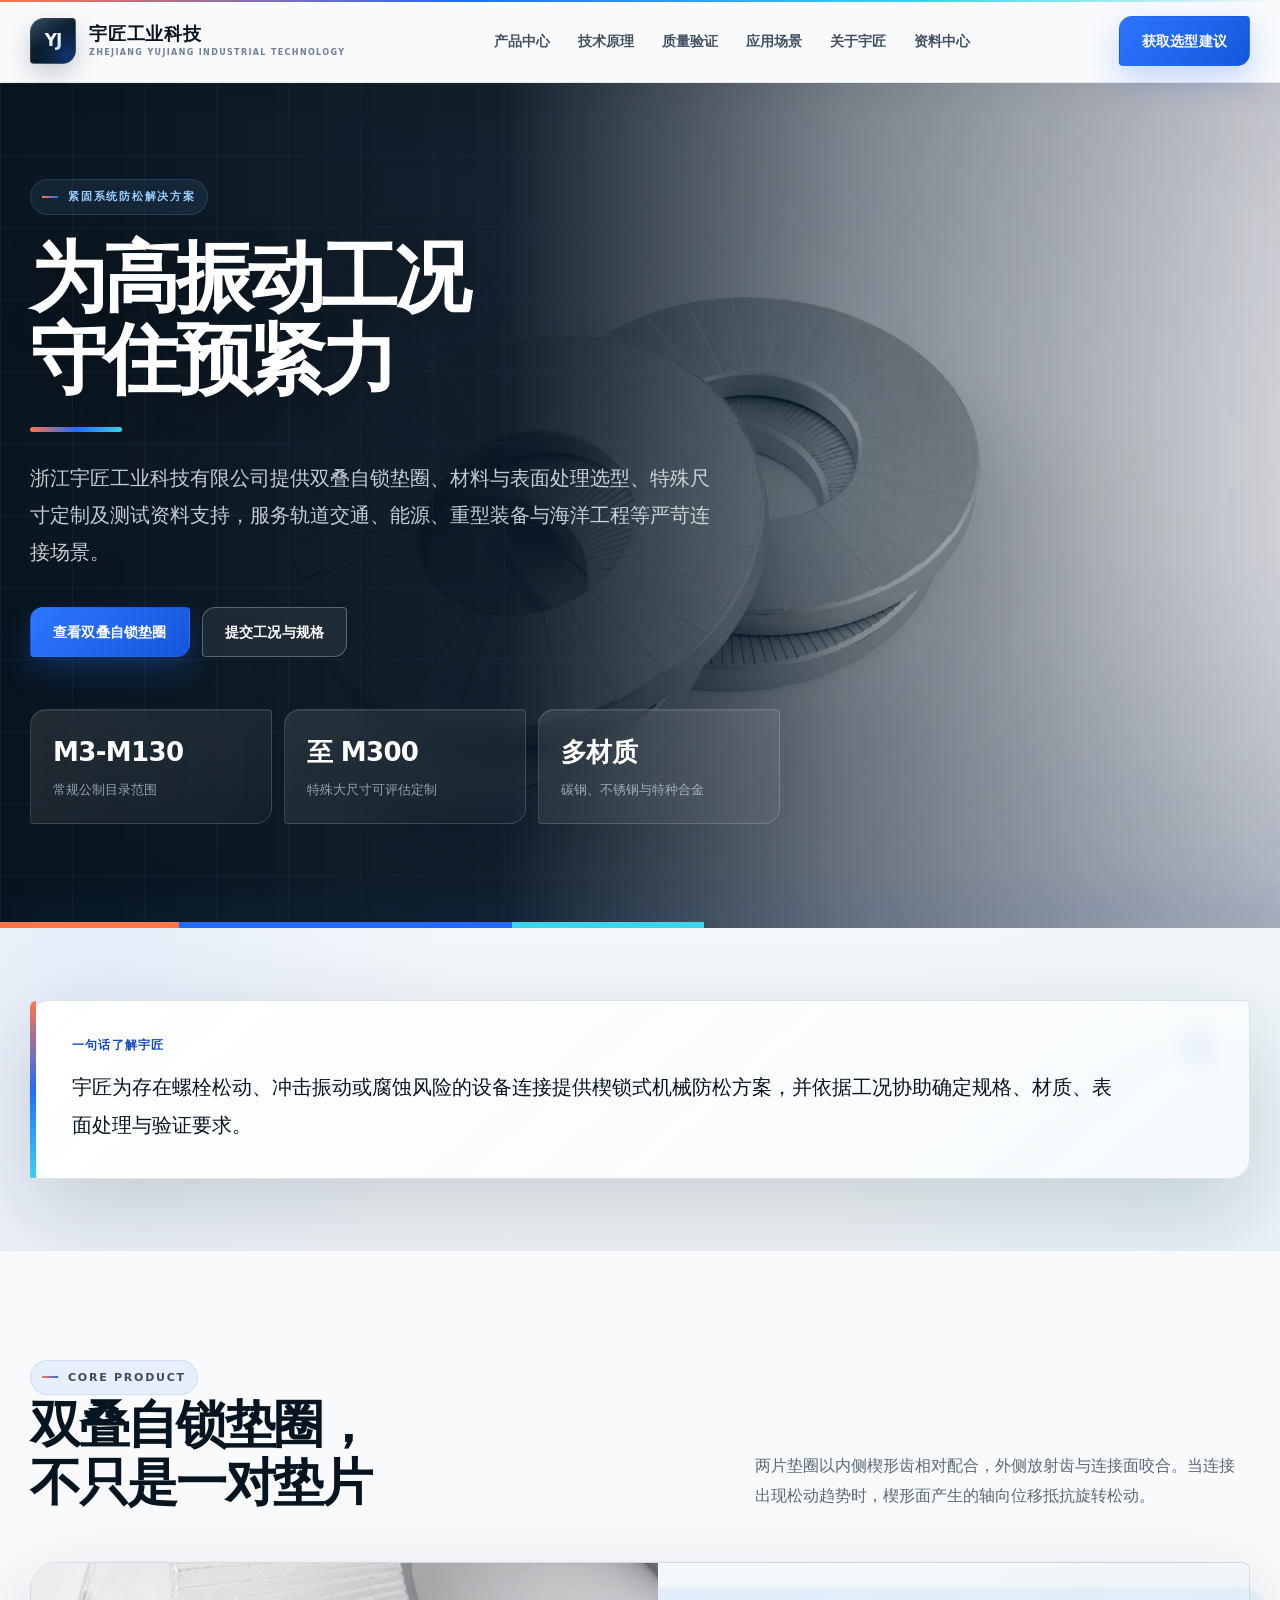
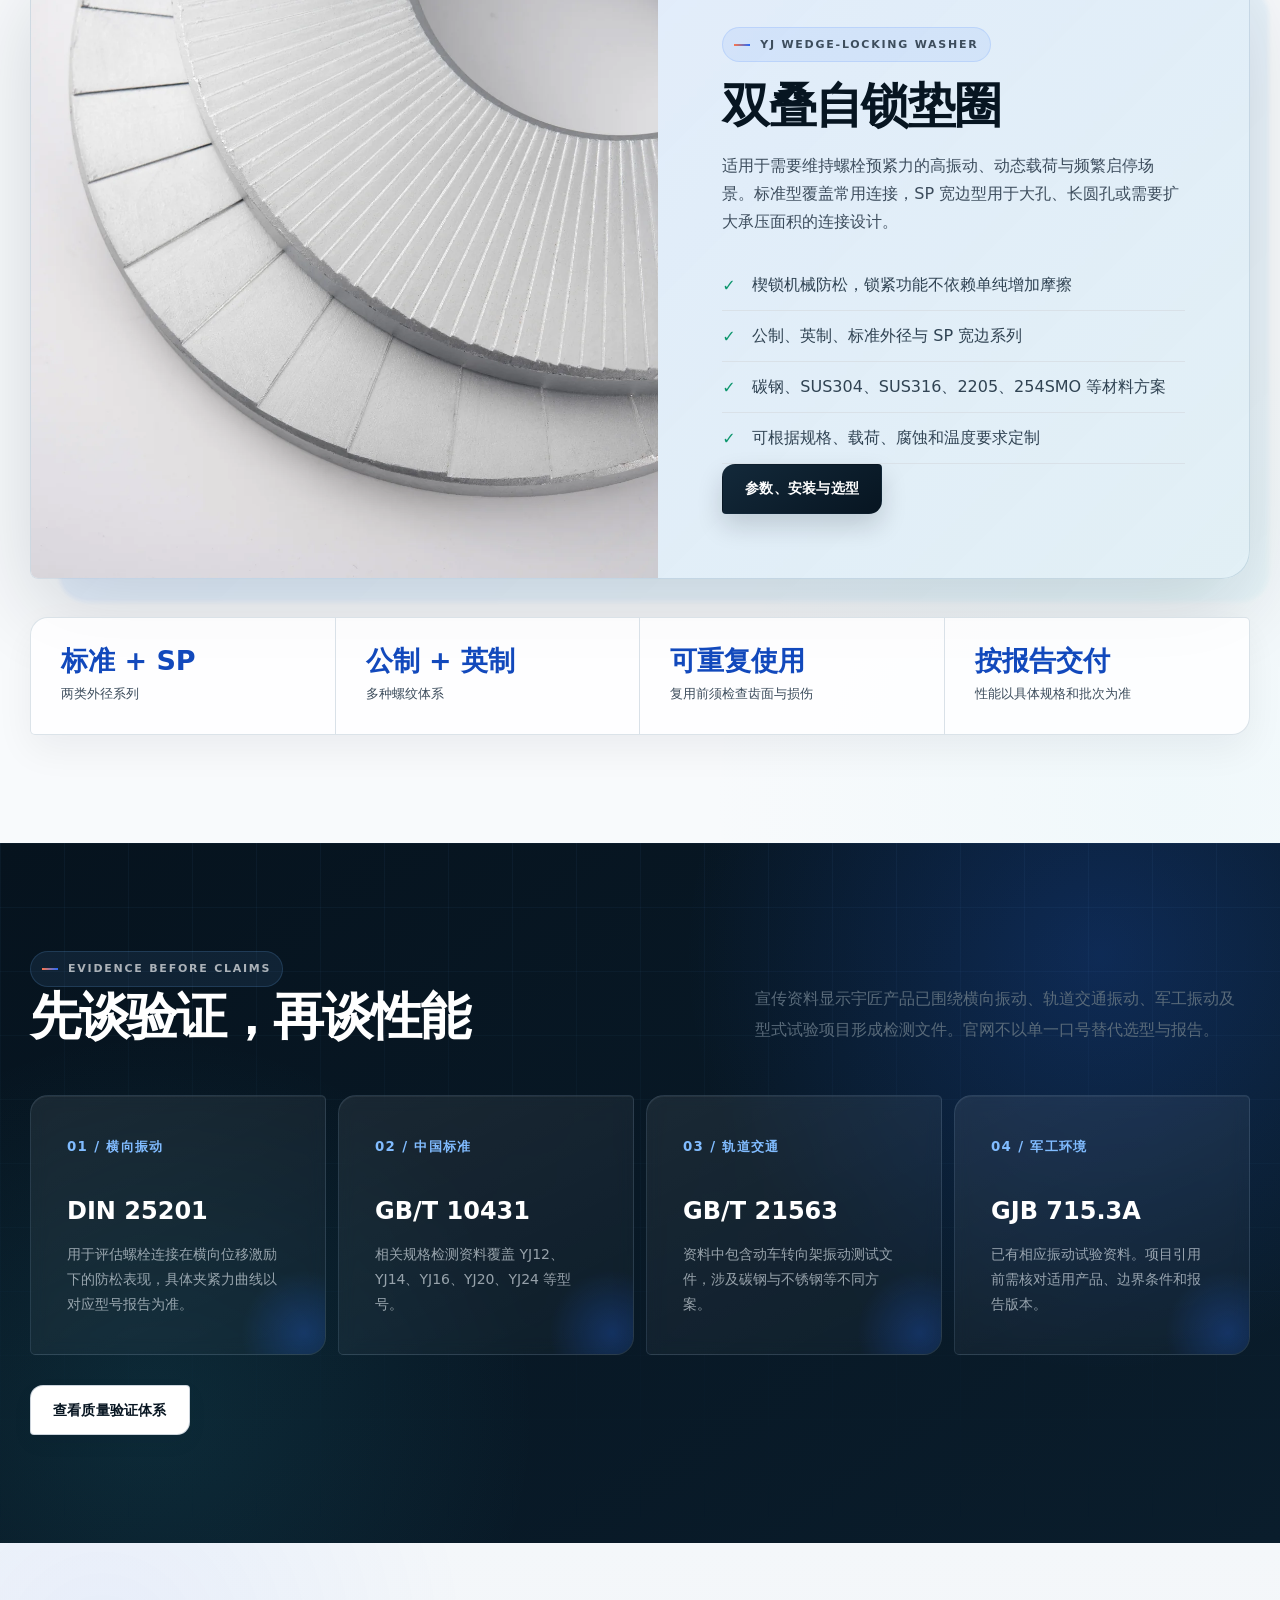
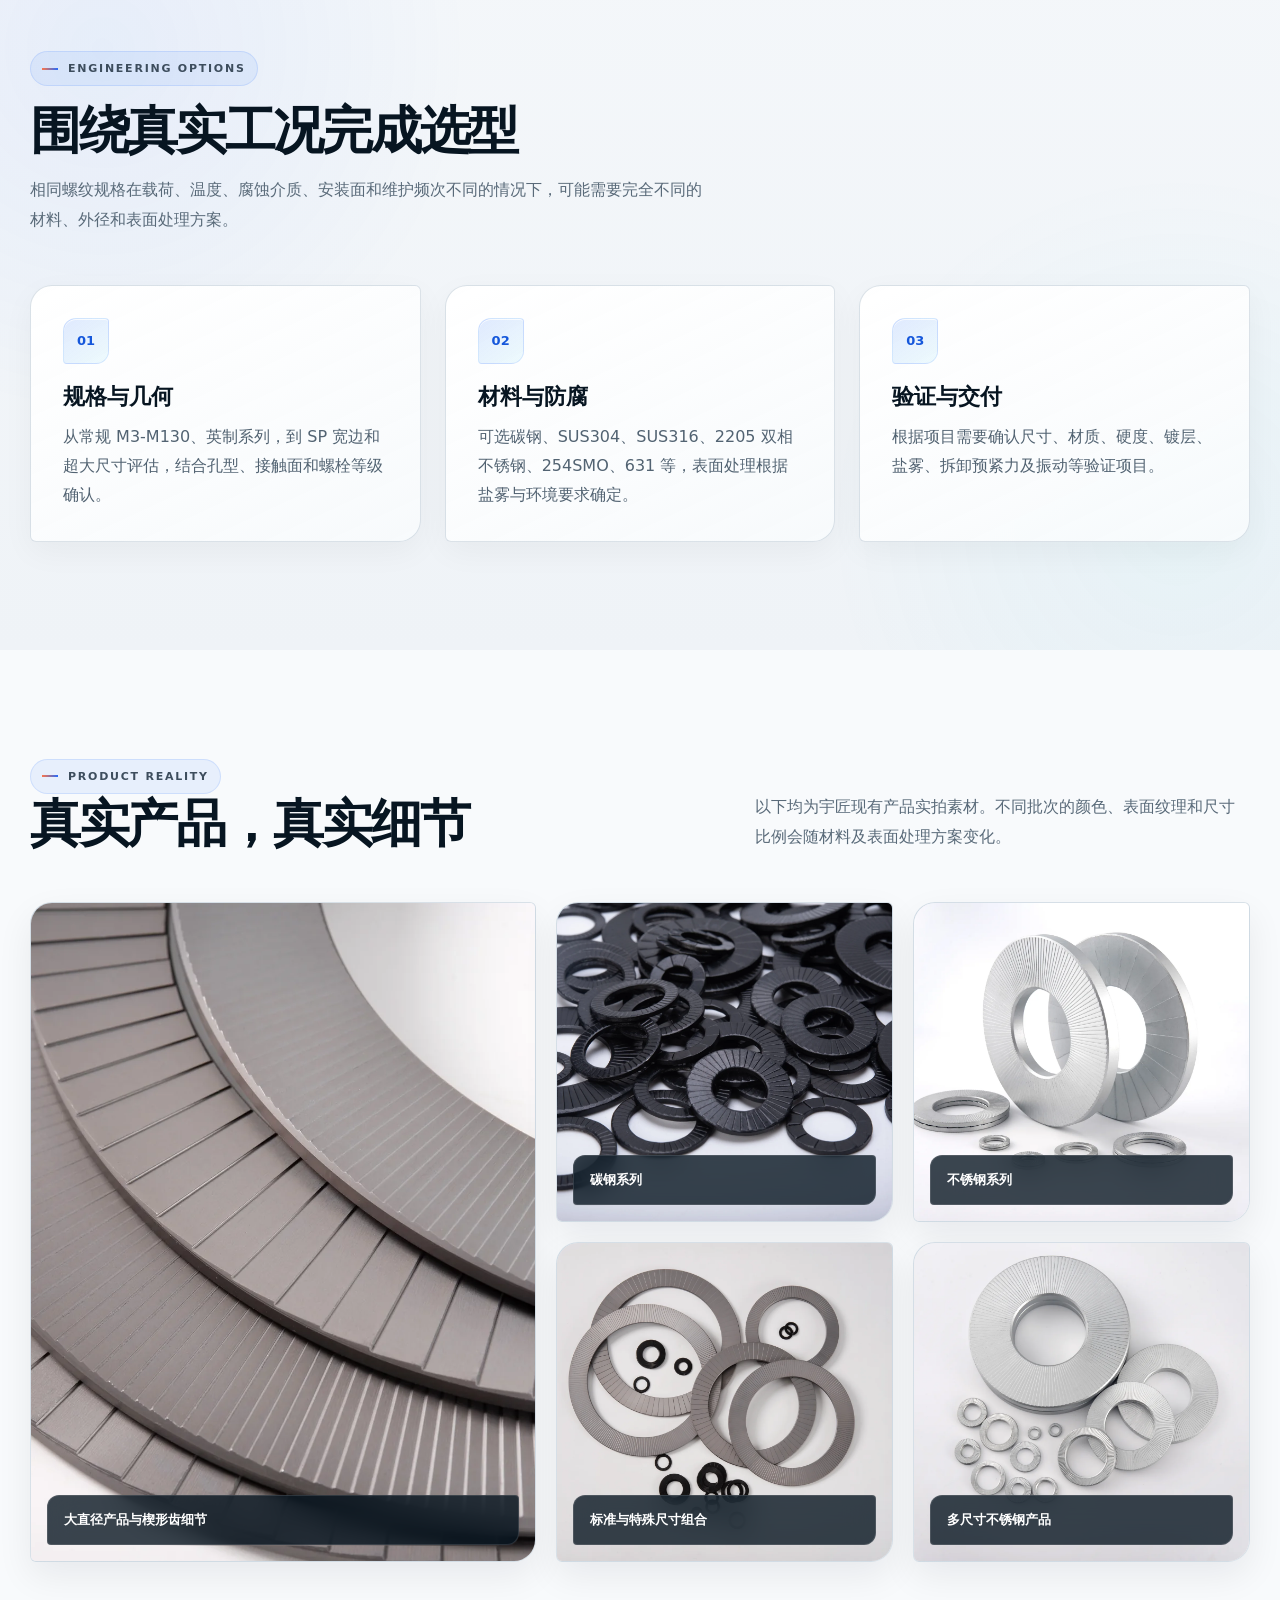
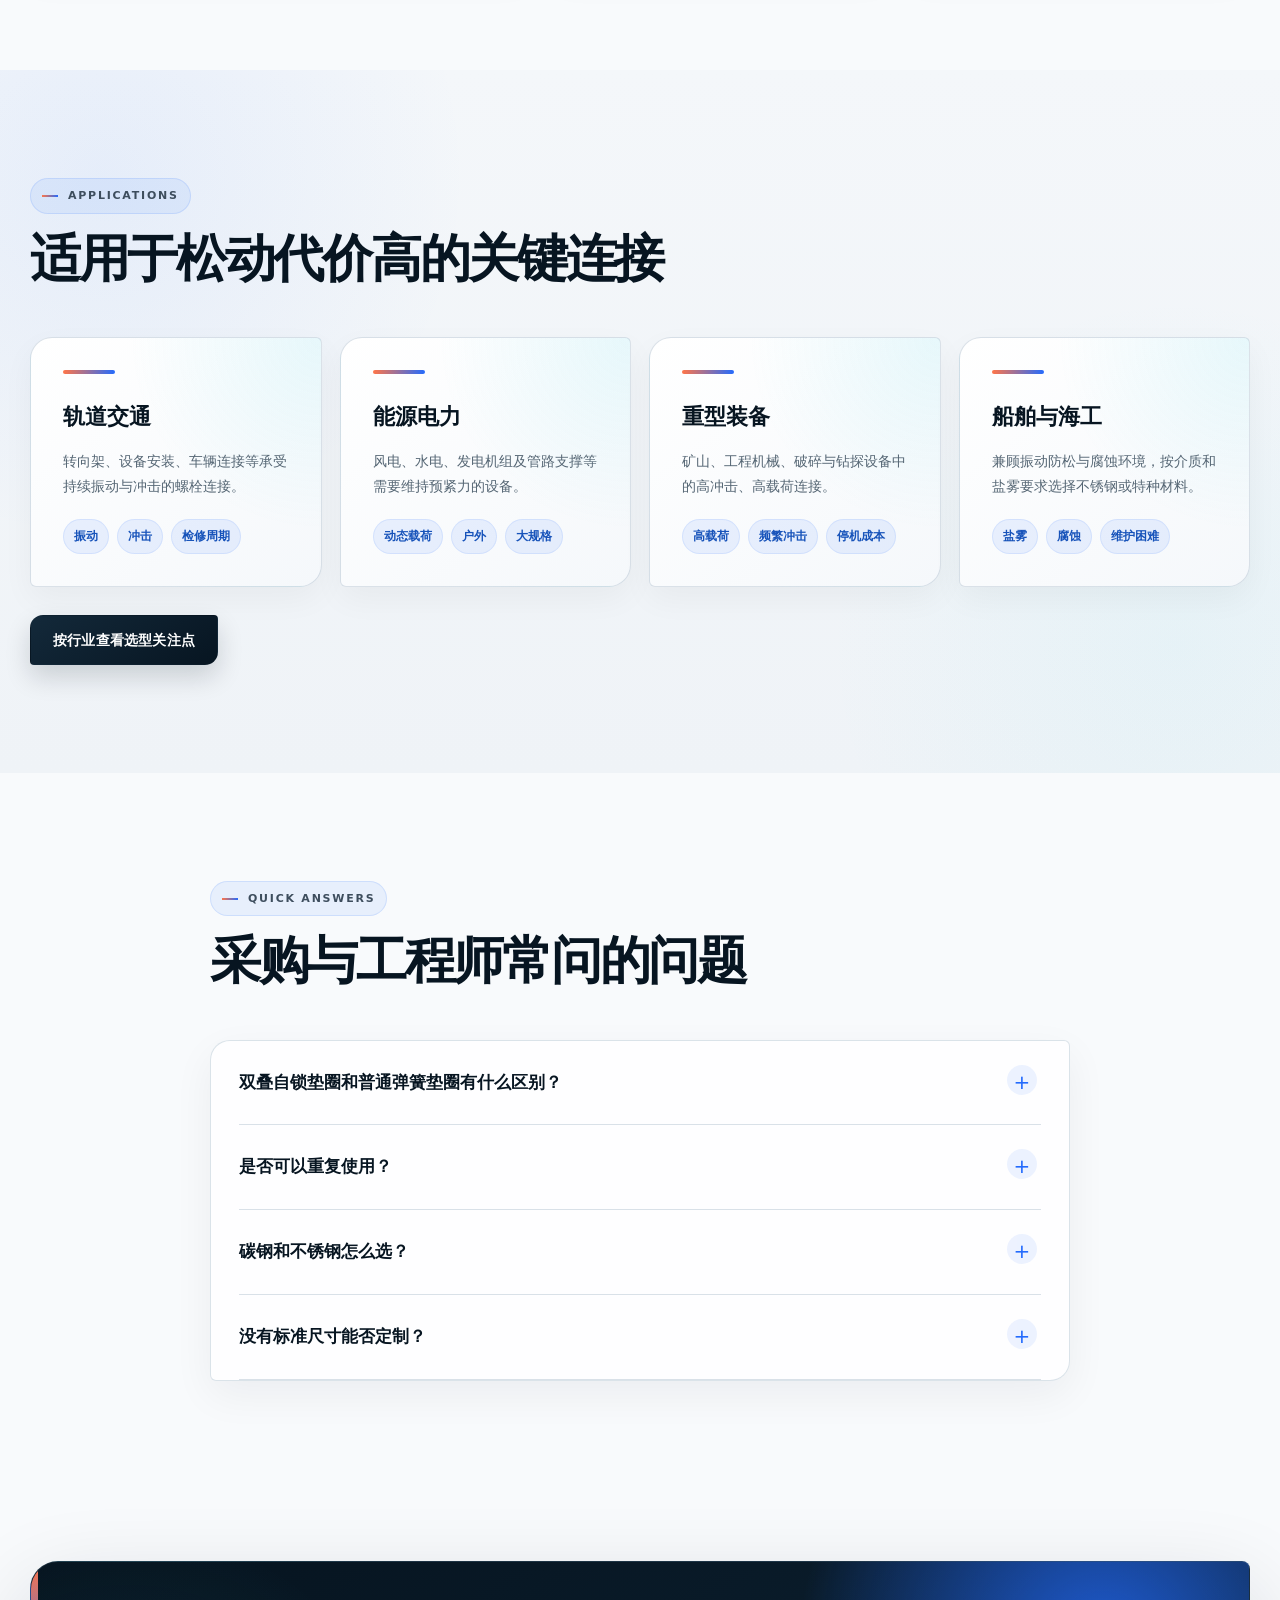
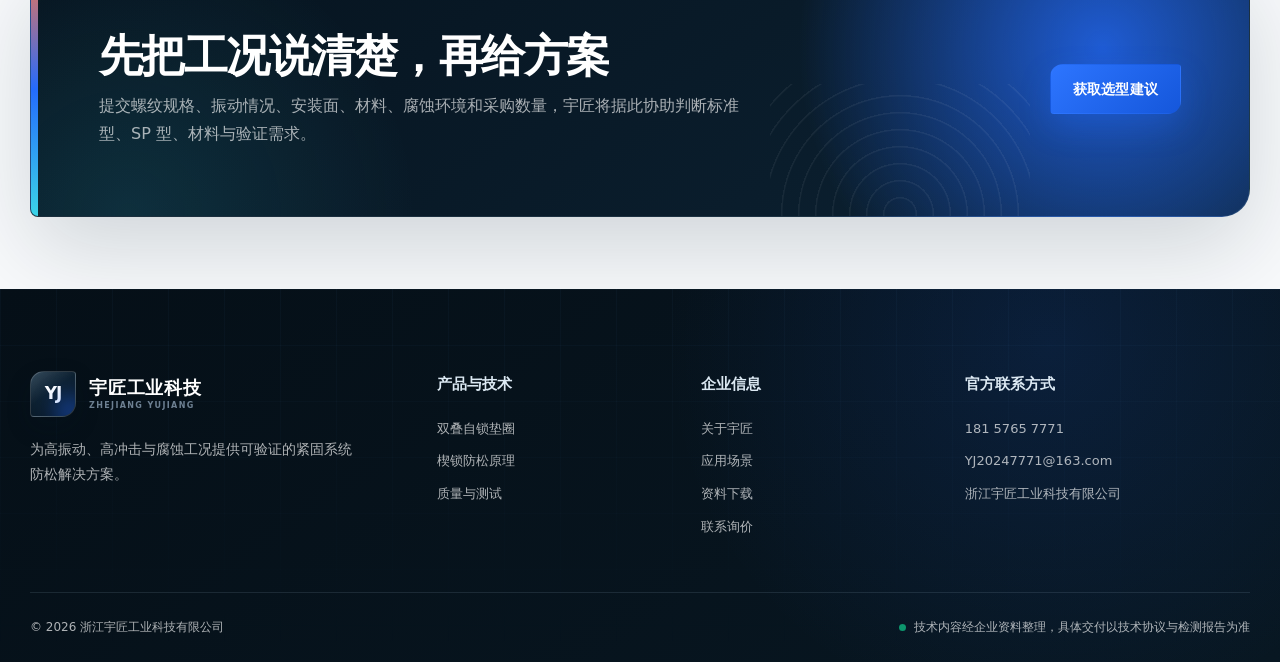
<file: index.html>
<!doctype html>
<html lang="zh-CN">
<head>
  <meta charset="utf-8">
  <meta name="viewport" content="width=device-width, initial-scale=1">
  <base href="./">
  <title>浙江宇匠工业科技有限公司｜双叠自锁垫圈与紧固系统防松方案</title>
  <meta name="description" content="浙江宇匠工业科技有限公司专注紧固系统防松解决方案，提供双叠自锁垫圈、楔锁防松垫圈及特殊规格定制，面向轨道交通、能源、重型装备、船舶与高振动工况。">
  <meta name="robots" content="index,follow,max-image-preview:large">
  <meta name="theme-color" content="#071521">
  <link rel="canonical" href="https://zjyujiang.com/">
  <link rel="icon" href="assets/icons/favicon.svg" type="image/svg+xml">
  <link rel="manifest" href="site.webmanifest">
  <link rel="stylesheet" href="assets/styles.css">
  <meta property="og:type" content="website">
  <meta property="og:locale" content="zh_CN">
  <meta property="og:title" content="浙江宇匠工业科技有限公司">
  <meta property="og:description" content="为高振动、高冲击与腐蚀工况提供可验证的紧固系统防松方案。">
  <meta property="og:image" content="/assets/images/hero-washers.webp">
  <script type="application/ld+json">
  {
    "@context": "https://schema.org",
    "@graph": [
      {
        "@type": "Organization",
        "@id": "https://zjyujiang.com/#organization",
        "name": "浙江宇匠工业科技有限公司",
        "alternateName": ["宇匠工业科技", "宇匠工业"],
        "description": "紧固系统防松解决方案提供商，主营双叠自锁垫圈及特殊规格定制。",
        "url": "https://zjyujiang.com/",
        "logo": "https://zjyujiang.com/assets/icons/favicon.svg",
        "image": "https://zjyujiang.com/assets/images/hero-washers.webp",
        "telephone": "+86-181-5765-7771",
        "email": "YJ20247771@163.com",
        "areaServed": "CN",
        "knowsAbout": [
          "双叠自锁垫圈",
          "楔锁防松垫圈",
          "螺栓防松",
          "横向振动试验",
          "紧固系统"
        ],
        "contactPoint": {
          "@type": "ContactPoint",
          "telephone": "+86-181-5765-7771",
          "email": "YJ20247771@163.com",
          "contactType": "sales",
          "availableLanguage": ["zh-CN"]
        }
      },
      {
        "@type": "WebSite",
        "@id": "https://zjyujiang.com/#website",
        "url": "https://zjyujiang.com/",
        "name": "浙江宇匠工业科技有限公司官网",
        "inLanguage": "zh-CN",
        "publisher": {"@id": "https://zjyujiang.com/#organization"}
      }
    ]
  }
  </script>
</head>
<body>
  <a class="skip-link" href="#main">跳到主要内容</a>
  <header class="site-header">
    <div class="container header-inner">
      <a class="brand" href="index.html" aria-label="浙江宇匠工业科技有限公司首页">
        <span class="brand-mark" aria-hidden="true">YJ</span>
        <span class="brand-text">
          <strong>宇匠工业科技</strong>
          <small>Zhejiang Yujiang Industrial Technology</small>
        </span>
      </a>
      <nav class="site-nav" data-site-nav aria-label="主导航">
        <a href="products/self-locking-washer.html">产品中心</a>
        <a href="technology.html">技术原理</a>
        <a href="quality.html">质量验证</a>
        <a href="applications.html">应用场景</a>
        <a href="about.html">关于宇匠</a>
        <a href="resources.html">资料中心</a>
      </nav>
      <div class="header-actions">
        <a class="button button-primary button-small" href="contact.html">获取选型建议</a>
        <button class="nav-toggle" type="button" data-nav-toggle aria-expanded="false" aria-label="打开或关闭导航">
          <span></span>
        </button>
      </div>
    </div>
  </header>

  <main id="main">
    <section class="hero">
      <div class="container">
        <div class="hero-content">
          <p class="eyebrow">紧固系统防松解决方案</p>
          <h1>为高振动工况<br>守住预紧力</h1>
          <p class="lead">浙江宇匠工业科技有限公司提供双叠自锁垫圈、材料与表面处理选型、特殊尺寸定制及测试资料支持，服务轨道交通、能源、重型装备与海洋工程等严苛连接场景。</p>
          <div class="hero-actions">
            <a class="button button-primary" href="products/self-locking-washer.html">查看双叠自锁垫圈</a>
            <a class="button button-ghost" href="contact.html">提交工况与规格</a>
          </div>
          <div class="hero-facts" aria-label="产品关键信息">
            <div class="hero-fact">
              <strong>M3-M130</strong>
              <span>常规公制目录范围</span>
            </div>
            <div class="hero-fact">
              <strong>至 M300</strong>
              <span>特殊大尺寸可评估定制</span>
            </div>
            <div class="hero-fact">
              <strong>多材质</strong>
              <span>碳钢、不锈钢与特种合金</span>
            </div>
          </div>
        </div>
      </div>
    </section>

    <section class="section-compact section-muted">
      <div class="container">
        <div class="answer-box" data-reveal>
          <strong>一句话了解宇匠</strong>
          <p>宇匠为存在螺栓松动、冲击振动或腐蚀风险的设备连接提供楔锁式机械防松方案，并依据工况协助确定规格、材质、表面处理与验证要求。</p>
        </div>
      </div>
    </section>

    <section class="section">
      <div class="container">
        <div class="section-heading split">
          <div>
            <p class="eyebrow">Core Product</p>
            <h2>双叠自锁垫圈，不只是一对垫片</h2>
          </div>
          <p>两片垫圈以内侧楔形齿相对配合，外侧放射齿与连接面咬合。当连接出现松动趋势时，楔形面产生的轴向位移抵抗旋转松动。</p>
        </div>
        <div class="feature" data-reveal>
          <div class="feature-media">
            <img src="assets/images/wedge-detail.webp" alt="宇匠双叠自锁垫圈楔形齿与放射齿实拍细节" width="1800" height="1201">
          </div>
          <div class="feature-content">
            <div>
              <p class="eyebrow">YJ Wedge-locking Washer</p>
              <h2>双叠自锁垫圈</h2>
              <p>适用于需要维持螺栓预紧力的高振动、动态载荷与频繁启停场景。标准型覆盖常用连接，SP 宽边型用于大孔、长圆孔或需要扩大承压面积的连接设计。</p>
              <ul class="check-list">
                <li>楔锁机械防松，锁紧功能不依赖单纯增加摩擦</li>
                <li>公制、英制、标准外径与 SP 宽边系列</li>
                <li>碳钢、SUS304、SUS316、2205、254SMO 等材料方案</li>
                <li>可根据规格、载荷、腐蚀和温度要求定制</li>
              </ul>
              <a class="button button-dark" href="products/self-locking-washer.html">参数、安装与选型</a>
            </div>
          </div>
        </div>
        <ul class="stat-strip" aria-label="产品能力摘要">
          <li><strong>标准 + SP</strong><span>两类外径系列</span></li>
          <li><strong>公制 + 英制</strong><span>多种螺纹体系</span></li>
          <li><strong>可重复使用</strong><span>复用前须检查齿面与损伤</span></li>
          <li><strong>按报告交付</strong><span>性能以具体规格和批次为准</span></li>
        </ul>
      </div>
    </section>

    <section class="section section-dark">
      <div class="container">
        <div class="section-heading split">
          <div>
            <p class="eyebrow">Evidence Before Claims</p>
            <h2>先谈验证，再谈性能</h2>
          </div>
          <p>宣传资料显示宇匠产品已围绕横向振动、轨道交通振动、军工振动及型式试验项目形成检测文件。官网不以单一口号替代选型与报告。</p>
        </div>
        <div class="proof-grid">
          <article class="proof-item" data-reveal>
            <small>01 / 横向振动</small>
            <h3>DIN 25201</h3>
            <p>用于评估螺栓连接在横向位移激励下的防松表现，具体夹紧力曲线以对应型号报告为准。</p>
          </article>
          <article class="proof-item" data-reveal>
            <small>02 / 中国标准</small>
            <h3>GB/T 10431</h3>
            <p>相关规格检测资料覆盖 YJ12、YJ14、YJ16、YJ20、YJ24 等型号。</p>
          </article>
          <article class="proof-item" data-reveal>
            <small>03 / 轨道交通</small>
            <h3>GB/T 21563</h3>
            <p>资料中包含动车转向架振动测试文件，涉及碳钢与不锈钢等不同方案。</p>
          </article>
          <article class="proof-item" data-reveal>
            <small>04 / 军工环境</small>
            <h3>GJB 715.3A</h3>
            <p>已有相应振动试验资料。项目引用前需核对适用产品、边界条件和报告版本。</p>
          </article>
        </div>
        <div style="margin-top: 30px">
          <a class="button button-ghost" href="quality.html">查看质量验证体系</a>
        </div>
      </div>
    </section>

    <section class="section section-muted">
      <div class="container">
        <div class="section-heading">
          <p class="eyebrow">Engineering Options</p>
          <h2>围绕真实工况完成选型</h2>
          <p>相同螺纹规格在载荷、温度、腐蚀介质、安装面和维护频次不同的情况下，可能需要完全不同的材料、外径和表面处理方案。</p>
        </div>
        <div class="cards cards-3">
          <article class="card" data-reveal>
            <span class="card-number">01</span>
            <h3>规格与几何</h3>
            <p>从常规 M3-M130、英制系列，到 SP 宽边和超大尺寸评估，结合孔型、接触面和螺栓等级确认。</p>
          </article>
          <article class="card" data-reveal>
            <span class="card-number">02</span>
            <h3>材料与防腐</h3>
            <p>可选碳钢、SUS304、SUS316、2205 双相不锈钢、254SMO、631 等，表面处理根据盐雾与环境要求确定。</p>
          </article>
          <article class="card" data-reveal>
            <span class="card-number">03</span>
            <h3>验证与交付</h3>
            <p>根据项目需要确认尺寸、材质、硬度、镀层、盐雾、拆卸预紧力及振动等验证项目。</p>
          </article>
        </div>
      </div>
    </section>

    <section class="section">
      <div class="container">
        <div class="section-heading split">
          <div>
            <p class="eyebrow">Product Reality</p>
            <h2>真实产品，真实细节</h2>
          </div>
          <p>以下均为宇匠现有产品实拍素材。不同批次的颜色、表面纹理和尺寸比例会随材料及表面处理方案变化。</p>
        </div>
        <div class="media-grid">
          <figure data-reveal>
            <img src="assets/images/large-diameter.webp" alt="宇匠大直径双叠自锁垫圈楔形齿细节" width="1800" height="1202">
            <figcaption>大直径产品与楔形齿细节</figcaption>
          </figure>
          <figure data-reveal>
            <img src="assets/images/carbon-batch.webp" alt="宇匠黑色碳钢双叠自锁垫圈批量实拍" width="1800" height="1202">
            <figcaption>碳钢系列</figcaption>
          </figure>
          <figure data-reveal>
            <img src="assets/images/stainless-pair.webp" alt="宇匠不锈钢双叠自锁垫圈实拍" width="1800" height="1202">
            <figcaption>不锈钢系列</figcaption>
          </figure>
          <figure data-reveal>
            <img src="assets/images/size-family.webp" alt="宇匠不同尺寸双叠自锁垫圈系列实拍" width="1800" height="1202">
            <figcaption>标准与特殊尺寸组合</figcaption>
          </figure>
          <figure data-reveal>
            <img src="assets/images/stainless-range.webp" alt="宇匠从小型到大型不锈钢自锁垫圈实拍" width="1800" height="1202">
            <figcaption>多尺寸不锈钢产品</figcaption>
          </figure>
        </div>
      </div>
    </section>

    <section class="section section-muted">
      <div class="container">
        <div class="section-heading">
          <p class="eyebrow">Applications</p>
          <h2>适用于松动代价高的关键连接</h2>
        </div>
        <div class="application-grid">
          <article class="application" data-reveal>
            <strong>轨道交通</strong>
            <p>转向架、设备安装、车辆连接等承受持续振动与冲击的螺栓连接。</p>
            <ul class="tag-list"><li>振动</li><li>冲击</li><li>检修周期</li></ul>
          </article>
          <article class="application" data-reveal>
            <strong>能源电力</strong>
            <p>风电、水电、发电机组及管路支撑等需要维持预紧力的设备。</p>
            <ul class="tag-list"><li>动态载荷</li><li>户外</li><li>大规格</li></ul>
          </article>
          <article class="application" data-reveal>
            <strong>重型装备</strong>
            <p>矿山、工程机械、破碎与钻探设备中的高冲击、高载荷连接。</p>
            <ul class="tag-list"><li>高载荷</li><li>频繁冲击</li><li>停机成本</li></ul>
          </article>
          <article class="application" data-reveal>
            <strong>船舶与海工</strong>
            <p>兼顾振动防松与腐蚀环境，按介质和盐雾要求选择不锈钢或特种材料。</p>
            <ul class="tag-list"><li>盐雾</li><li>腐蚀</li><li>维护困难</li></ul>
          </article>
        </div>
        <div style="margin-top: 28px">
          <a class="button button-dark" href="applications.html">按行业查看选型关注点</a>
        </div>
      </div>
    </section>

    <section class="section">
      <div class="narrow">
        <div class="section-heading">
          <p class="eyebrow">Quick Answers</p>
          <h2>采购与工程师常问的问题</h2>
        </div>
        <div class="faq-list">
          <details>
            <summary>双叠自锁垫圈和普通弹簧垫圈有什么区别？</summary>
            <p>双叠自锁垫圈通过两片楔形齿之间的几何关系形成机械防松；普通弹簧垫圈主要依靠弹性和摩擦。高振动工况下，应通过实际连接条件和振动测试选择方案。</p>
          </details>
          <details>
            <summary>是否可以重复使用？</summary>
            <p>通常可重复使用，但每次复用前都应检查是否变形、开裂、腐蚀或齿面损伤，并确认两片楔形齿仍正确相对。关键安全连接建议按项目规范执行。</p>
          </details>
          <details>
            <summary>碳钢和不锈钢怎么选？</summary>
            <p>一般工业环境可评估碳钢与适当表面处理；腐蚀、海洋或化工环境可评估 SUS304、SUS316、2205、254SMO 等。最终选择还需考虑配合面材料、温度和电化学腐蚀风险。</p>
          </details>
          <details>
            <summary>没有标准尺寸能否定制？</summary>
            <p>可以评估。请提供螺纹规格、内外径限制、厚度、材料、表面处理、载荷、数量和使用环境。特殊大尺寸的工艺、起订量和交期需单独确认。</p>
          </details>
        </div>
      </div>
    </section>

    <section class="section-compact">
      <div class="container">
        <div class="cta">
          <div class="cta-inner">
            <div>
              <h2>先把工况说清楚，再给方案</h2>
              <p>提交螺纹规格、振动情况、安装面、材料、腐蚀环境和采购数量，宇匠将据此协助判断标准型、SP 型、材料与验证需求。</p>
            </div>
            <a class="button button-primary" href="contact.html">获取选型建议</a>
          </div>
        </div>
      </div>
    </section>
  </main>

  <footer class="site-footer">
    <div class="container">
      <div class="footer-grid">
        <div class="footer-brand">
          <a class="brand" href="index.html">
            <span class="brand-mark" aria-hidden="true">YJ</span>
            <span class="brand-text"><strong>宇匠工业科技</strong><small>Zhejiang Yujiang</small></span>
          </a>
          <p>为高振动、高冲击与腐蚀工况提供可验证的紧固系统防松解决方案。</p>
        </div>
        <div class="footer-column">
          <strong>产品与技术</strong>
          <a href="products/self-locking-washer.html">双叠自锁垫圈</a>
          <a href="technology.html">楔锁防松原理</a>
          <a href="quality.html">质量与测试</a>
        </div>
        <div class="footer-column">
          <strong>企业信息</strong>
          <a href="about.html">关于宇匠</a>
          <a href="applications.html">应用场景</a>
          <a href="resources.html">资料下载</a>
          <a href="contact.html">联系询价</a>
        </div>
        <div class="footer-column">
          <strong>官方联系方式</strong>
          <a href="tel:+8618157657771">181 5765 7771</a>
          <a href="mailto:YJ20247771@163.com">YJ20247771@163.com</a>
          <span>浙江宇匠工业科技有限公司</span>
        </div>
      </div>
      <div class="footer-bottom">
        <span>© <span data-year>2026</span> 浙江宇匠工业科技有限公司</span>
        <span class="source-note">技术内容经企业资料整理，具体交付以技术协议与检测报告为准</span>
      </div>
    </div>
  </footer>
  <script src="assets/site.js" defer></script>
</body>
</html>
</file>
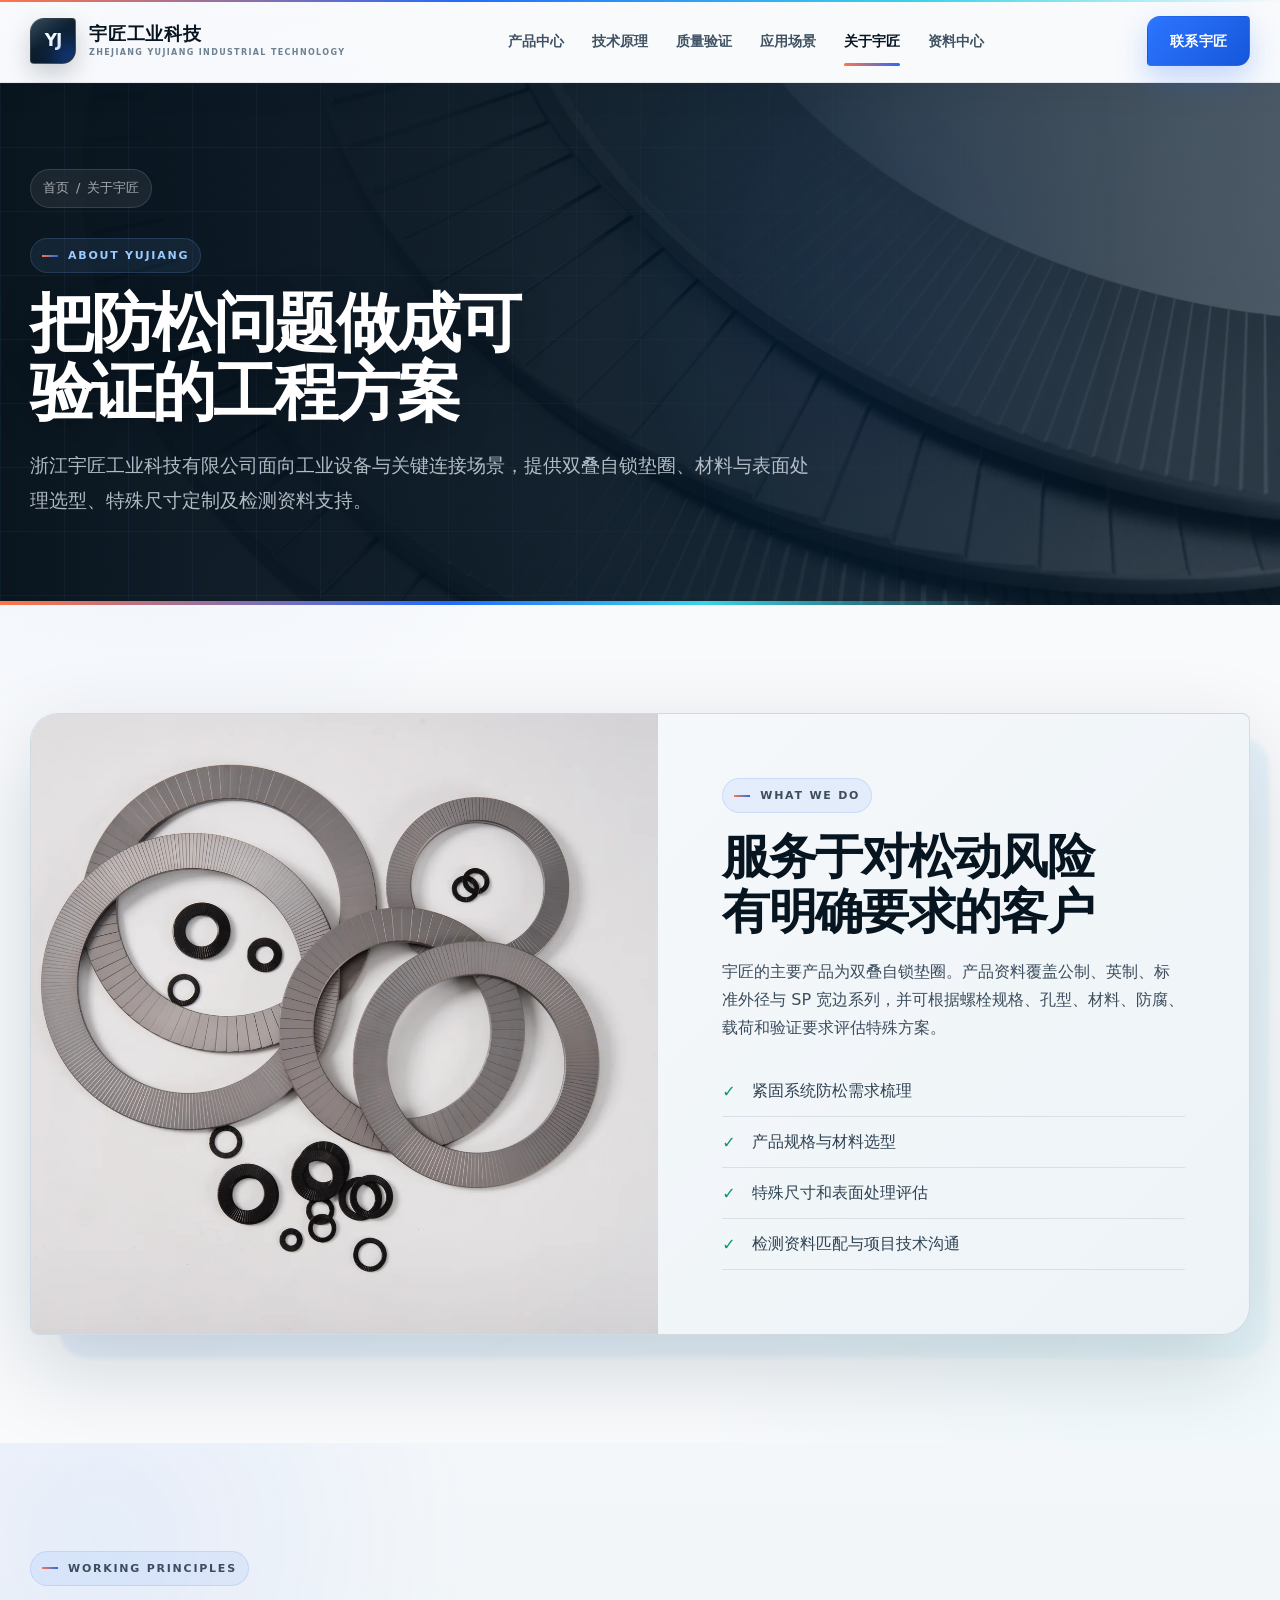
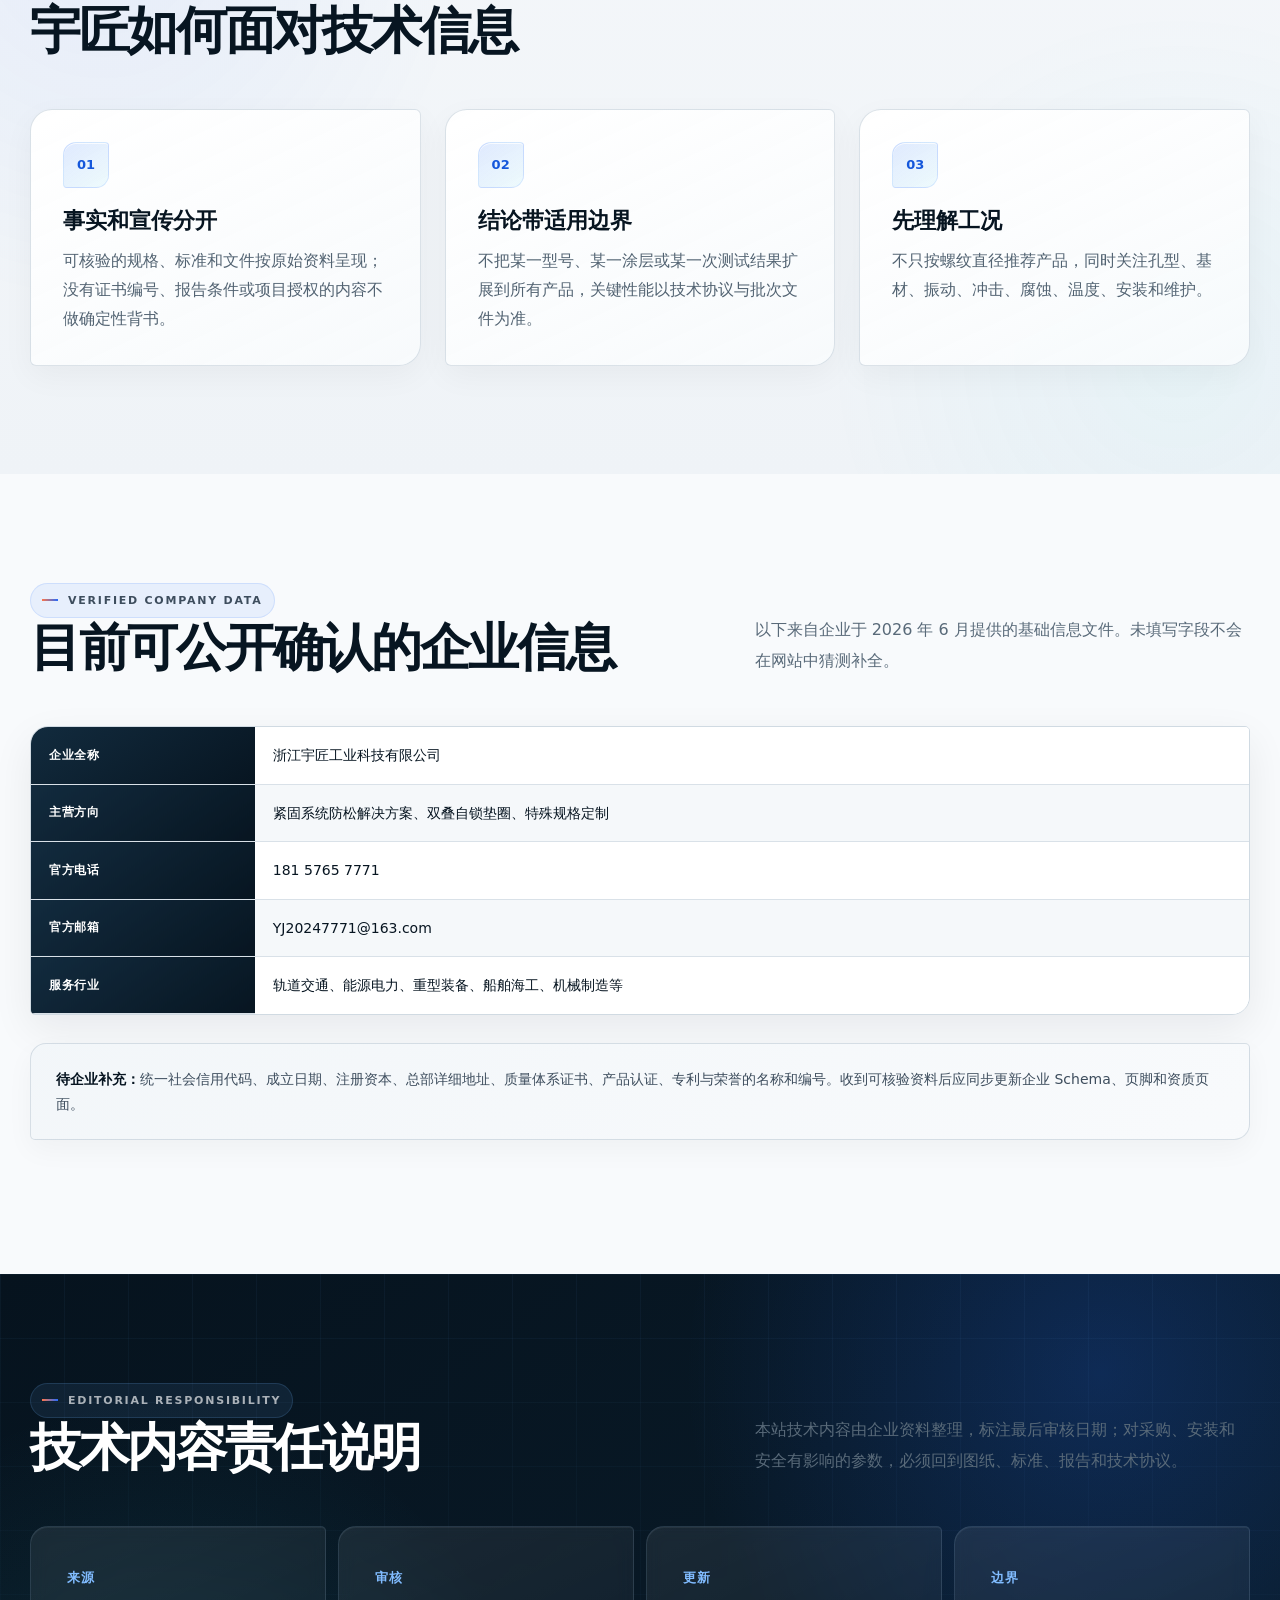
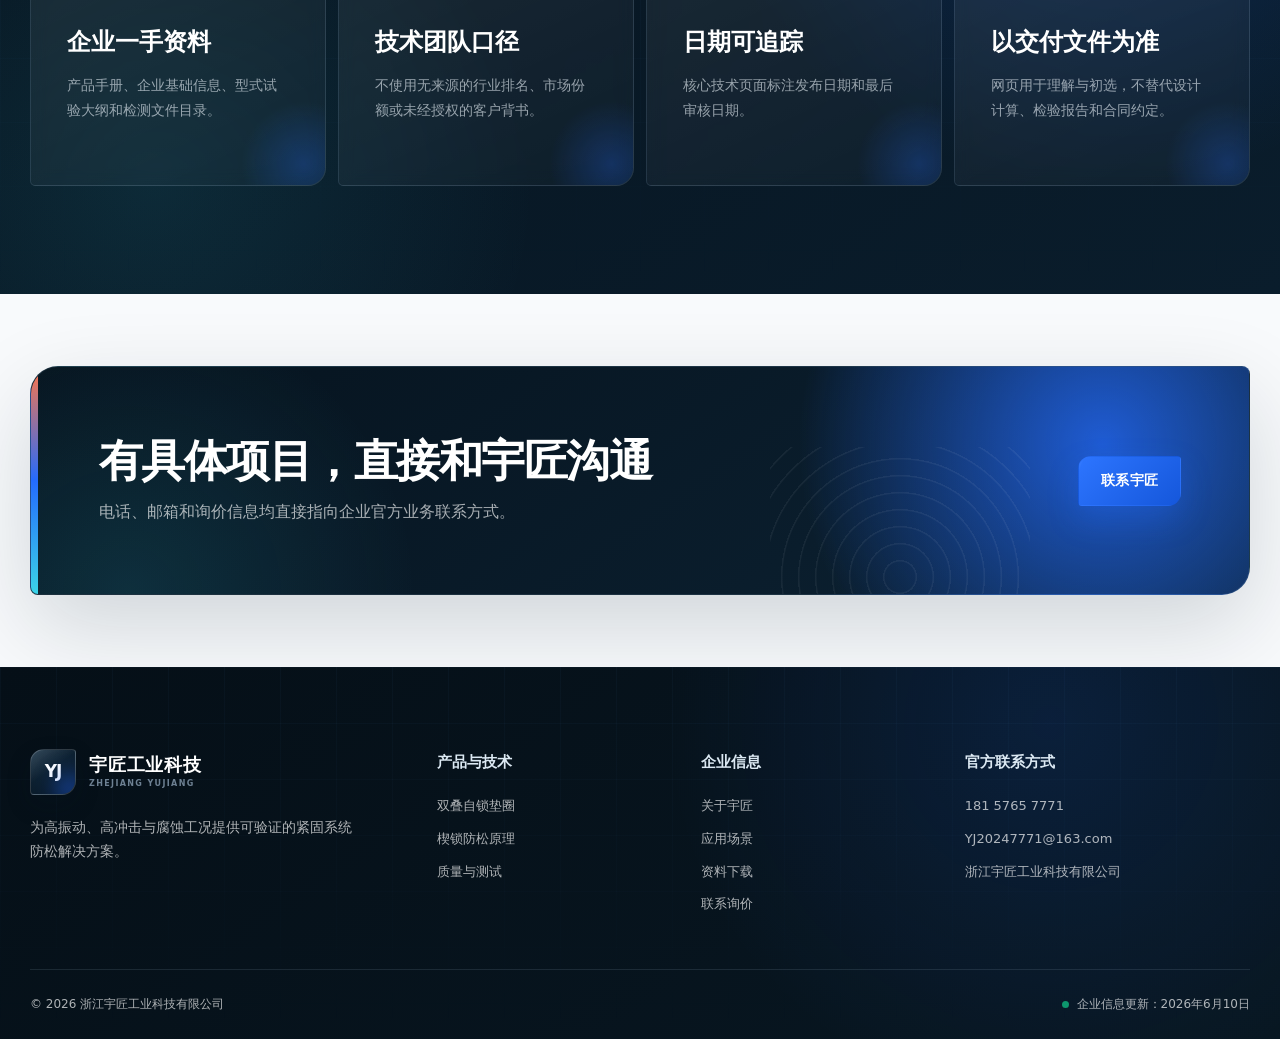
<file: about.html>
<!doctype html>
<html lang="zh-CN">
<head>
  <meta charset="utf-8">
  <meta name="viewport" content="width=device-width, initial-scale=1">
  <base href="./">
  <title>关于浙江宇匠工业科技有限公司｜紧固系统防松解决方案</title>
  <meta name="description" content="了解浙江宇匠工业科技有限公司的业务方向、产品能力、技术内容审核原则与官方联系方式。">
  <meta name="robots" content="index,follow,max-image-preview:large">
  <link rel="canonical" href="https://zjyujiang.com/about.html">
  <link rel="icon" href="assets/icons/favicon.svg" type="image/svg+xml">
  <link rel="stylesheet" href="assets/styles.css">
  <script type="application/ld+json">
  {
    "@context": "https://schema.org",
    "@graph": [
      {
        "@type": "AboutPage",
        "@id": "/about.html#page",
        "name": "关于浙江宇匠工业科技有限公司",
        "description": "浙江宇匠工业科技有限公司专注紧固系统防松解决方案，主营双叠自锁垫圈和特殊规格定制。",
        "inLanguage": "zh-CN",
        "mainEntity": {
          "@type": "Organization",
          "@id": "/#organization",
          "name": "浙江宇匠工业科技有限公司",
          "telephone": "+86-181-5765-7771",
          "email": "YJ20247771@163.com"
        }
      },
      {
        "@type": "BreadcrumbList",
        "itemListElement": [
          {"@type": "ListItem", "position": 1, "name": "首页", "item": "/"},
          {"@type": "ListItem", "position": 2, "name": "关于宇匠", "item": "/about.html"}
        ]
      }
    ]
  }
  </script>
</head>
<body>
  <a class="skip-link" href="#main">跳到主要内容</a>
  <header class="site-header"><div class="container header-inner">
    <a class="brand" href="index.html"><span class="brand-mark">YJ</span><span class="brand-text"><strong>宇匠工业科技</strong><small>Zhejiang Yujiang Industrial Technology</small></span></a>
    <nav class="site-nav" data-site-nav aria-label="主导航"><a href="products/self-locking-washer.html">产品中心</a><a href="technology.html">技术原理</a><a href="quality.html">质量验证</a><a href="applications.html">应用场景</a><a href="about.html" aria-current="page">关于宇匠</a><a href="resources.html">资料中心</a></nav>
    <div class="header-actions"><a class="button button-primary button-small" href="contact.html">联系宇匠</a><button class="nav-toggle" type="button" data-nav-toggle aria-expanded="false" aria-label="打开或关闭导航"><span></span></button></div>
  </div></header>

  <main id="main">
    <section class="page-hero"><div class="container">
      <nav class="breadcrumbs" aria-label="面包屑"><a href="index.html">首页</a><span>/</span><span>关于宇匠</span></nav>
      <p class="eyebrow">About Yujiang</p><h1>把防松问题做成可验证的工程方案</h1>
      <p class="lead">浙江宇匠工业科技有限公司面向工业设备与关键连接场景，提供双叠自锁垫圈、材料与表面处理选型、特殊尺寸定制及检测资料支持。</p>
    </div></section>

    <section class="section"><div class="container">
      <div class="feature"><div class="feature-media"><img src="assets/images/size-family.webp" alt="宇匠不同规格双叠自锁垫圈产品组合" width="1800" height="1202"></div><div class="feature-content"><div><p class="eyebrow">What We Do</p><h2>服务于对松动风险有明确要求的客户</h2><p>宇匠的主要产品为双叠自锁垫圈。产品资料覆盖公制、英制、标准外径与 SP 宽边系列，并可根据螺栓规格、孔型、材料、防腐、载荷和验证要求评估特殊方案。</p><ul class="check-list"><li>紧固系统防松需求梳理</li><li>产品规格与材料选型</li><li>特殊尺寸和表面处理评估</li><li>检测资料匹配与项目技术沟通</li></ul></div></div></div>
    </div></section>

    <section class="section section-muted"><div class="container">
      <div class="section-heading"><p class="eyebrow">Working Principles</p><h2>宇匠如何面对技术信息</h2></div>
      <div class="cards cards-3">
        <article class="card"><span class="card-number">01</span><h3>事实和宣传分开</h3><p>可核验的规格、标准和文件按原始资料呈现；没有证书编号、报告条件或项目授权的内容不做确定性背书。</p></article>
        <article class="card"><span class="card-number">02</span><h3>结论带适用边界</h3><p>不把某一型号、某一涂层或某一次测试结果扩展到所有产品，关键性能以技术协议与批次文件为准。</p></article>
        <article class="card"><span class="card-number">03</span><h3>先理解工况</h3><p>不只按螺纹直径推荐产品，同时关注孔型、基材、振动、冲击、腐蚀、温度、安装和维护。</p></article>
      </div>
    </div></section>

    <section class="section"><div class="container">
      <div class="section-heading split"><div><p class="eyebrow">Verified Company Data</p><h2>目前可公开确认的企业信息</h2></div><p>以下来自企业于 2026 年 6 月提供的基础信息文件。未填写字段不会在网站中猜测补全。</p></div>
      <div class="table-wrap"><table>
        <tbody>
          <tr><th>企业全称</th><td>浙江宇匠工业科技有限公司</td></tr>
          <tr><th>主营方向</th><td>紧固系统防松解决方案、双叠自锁垫圈、特殊规格定制</td></tr>
          <tr><th>官方电话</th><td><a href="tel:+8618157657771">181 5765 7771</a></td></tr>
          <tr><th>官方邮箱</th><td><a href="mailto:YJ20247771@163.com">YJ20247771@163.com</a></td></tr>
          <tr><th>服务行业</th><td>轨道交通、能源电力、重型装备、船舶海工、机械制造等</td></tr>
        </tbody>
      </table></div>
      <div class="notice"><strong>待企业补充：</strong>统一社会信用代码、成立日期、注册资本、总部详细地址、质量体系证书、产品认证、专利与荣誉的名称和编号。收到可核验资料后应同步更新企业 Schema、页脚和资质页面。</div>
    </div></section>

    <section class="section section-dark"><div class="container"><div class="section-heading split"><div><p class="eyebrow">Editorial Responsibility</p><h2>技术内容责任说明</h2></div><p>本站技术内容由企业资料整理，标注最后审核日期；对采购、安装和安全有影响的参数，必须回到图纸、标准、报告和技术协议。</p></div><div class="proof-grid">
      <article class="proof-item"><small>来源</small><h3>企业一手资料</h3><p>产品手册、企业基础信息、型式试验大纲和检测文件目录。</p></article>
      <article class="proof-item"><small>审核</small><h3>技术团队口径</h3><p>不使用无来源的行业排名、市场份额或未经授权的客户背书。</p></article>
      <article class="proof-item"><small>更新</small><h3>日期可追踪</h3><p>核心技术页面标注发布日期和最后审核日期。</p></article>
      <article class="proof-item"><small>边界</small><h3>以交付文件为准</h3><p>网页用于理解与初选，不替代设计计算、检验报告和合同约定。</p></article>
    </div></div></section>

    <section class="section-compact"><div class="container"><div class="cta"><div class="cta-inner"><div><h2>有具体项目，直接和宇匠沟通</h2><p>电话、邮箱和询价信息均直接指向企业官方业务联系方式。</p></div><a class="button button-primary" href="contact.html">联系宇匠</a></div></div></div></section>
  </main>

  <footer class="site-footer"><div class="container"><div class="footer-grid">
    <div class="footer-brand"><a class="brand" href="index.html"><span class="brand-mark">YJ</span><span class="brand-text"><strong>宇匠工业科技</strong><small>Zhejiang Yujiang</small></span></a><p>为高振动、高冲击与腐蚀工况提供可验证的紧固系统防松解决方案。</p></div>
    <div class="footer-column"><strong>产品与技术</strong><a href="products/self-locking-washer.html">双叠自锁垫圈</a><a href="technology.html">楔锁防松原理</a><a href="quality.html">质量与测试</a></div>
    <div class="footer-column"><strong>企业信息</strong><a href="about.html">关于宇匠</a><a href="applications.html">应用场景</a><a href="resources.html">资料下载</a><a href="contact.html">联系询价</a></div>
    <div class="footer-column"><strong>官方联系方式</strong><a href="tel:+8618157657771">181 5765 7771</a><a href="mailto:YJ20247771@163.com">YJ20247771@163.com</a><span>浙江宇匠工业科技有限公司</span></div>
  </div><div class="footer-bottom"><span>© <span data-year>2026</span> 浙江宇匠工业科技有限公司</span><span class="source-note">企业信息更新：2026年6月10日</span></div></div></footer>
  <script src="assets/site.js" defer></script>
</body>
</html>
</file>
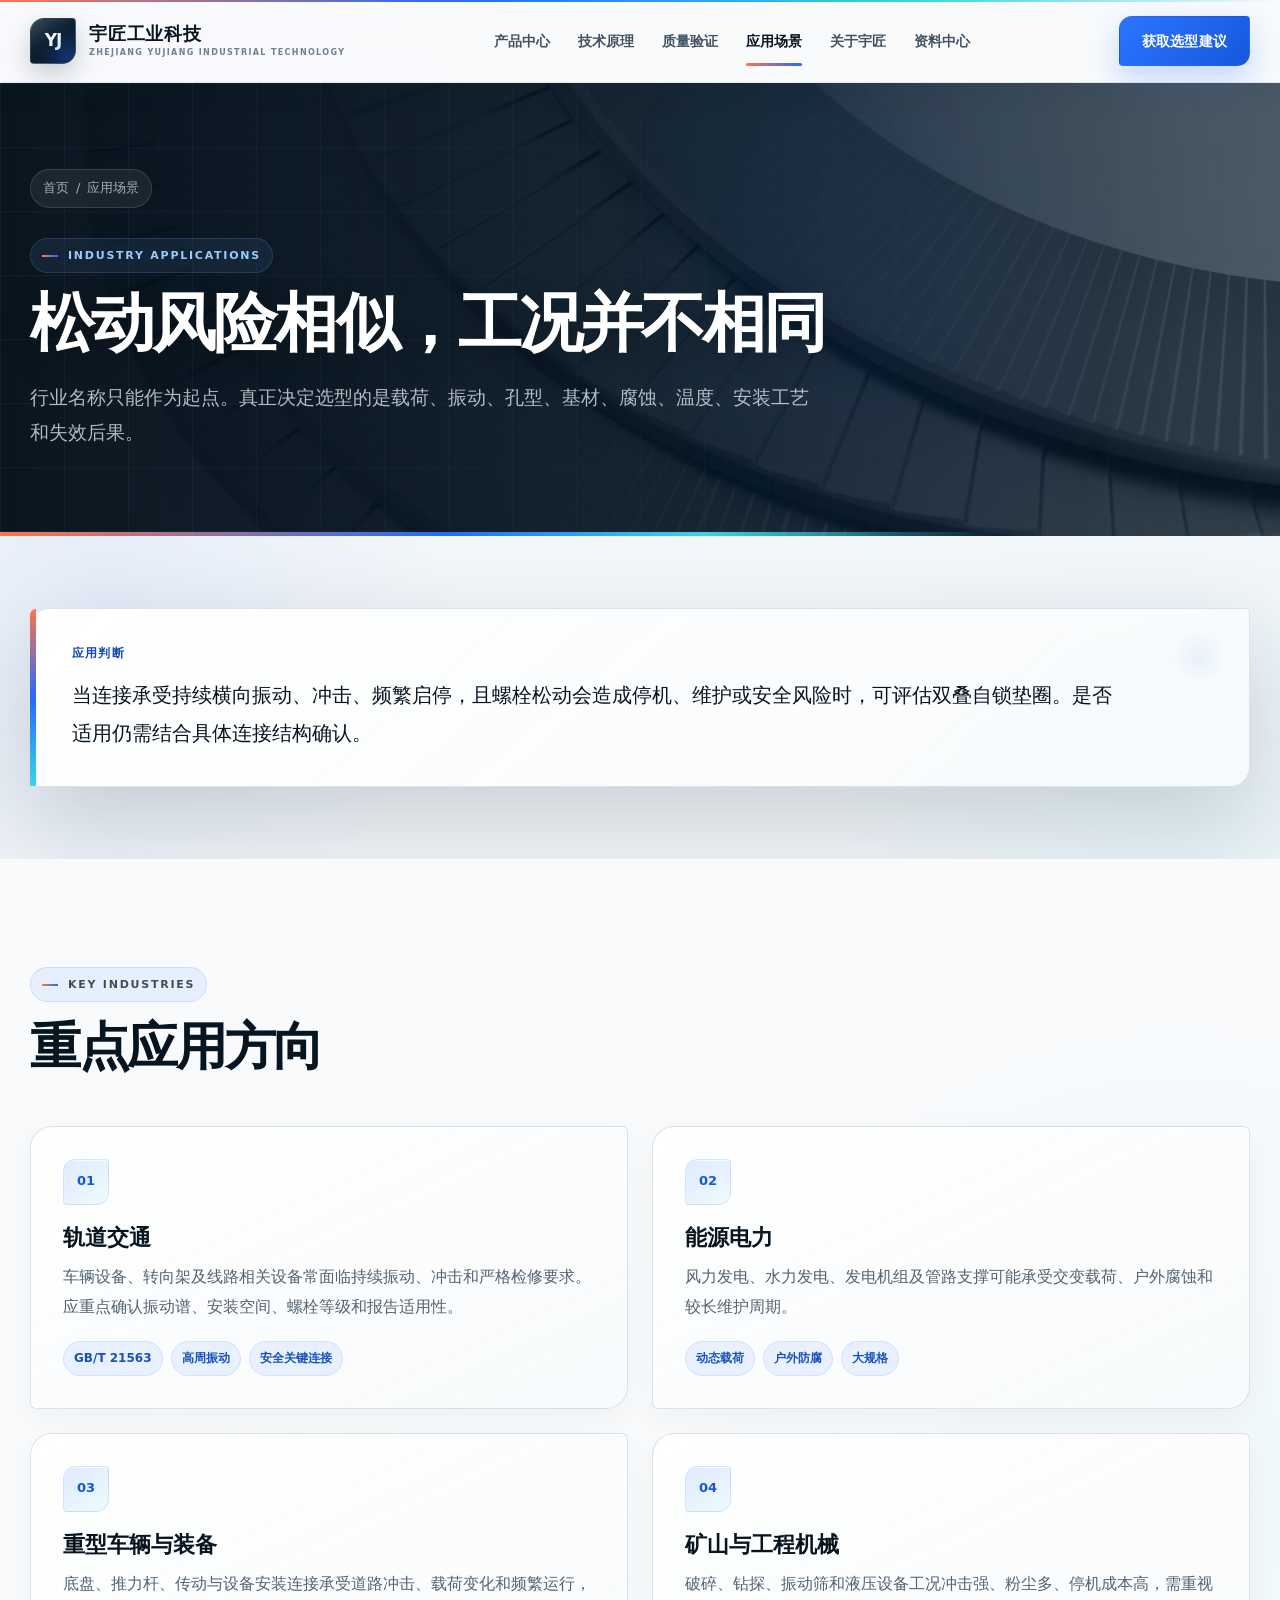
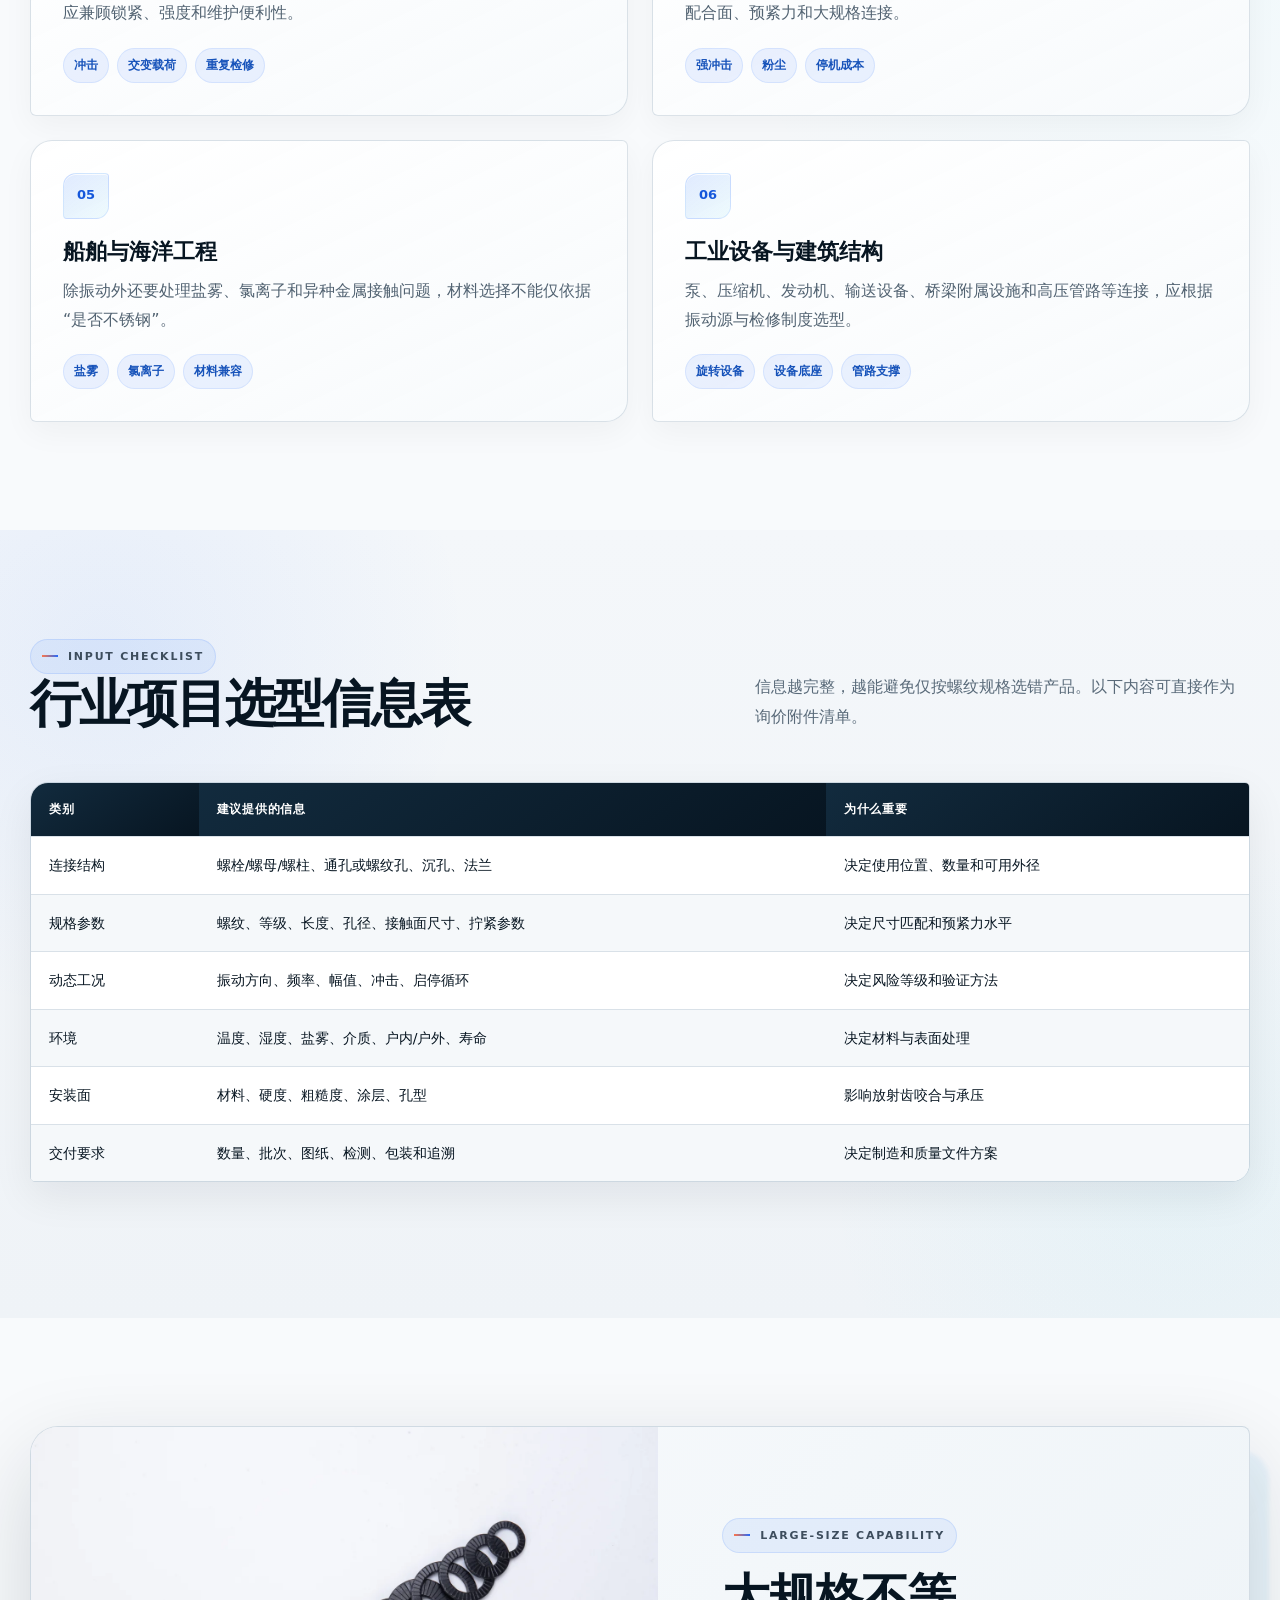
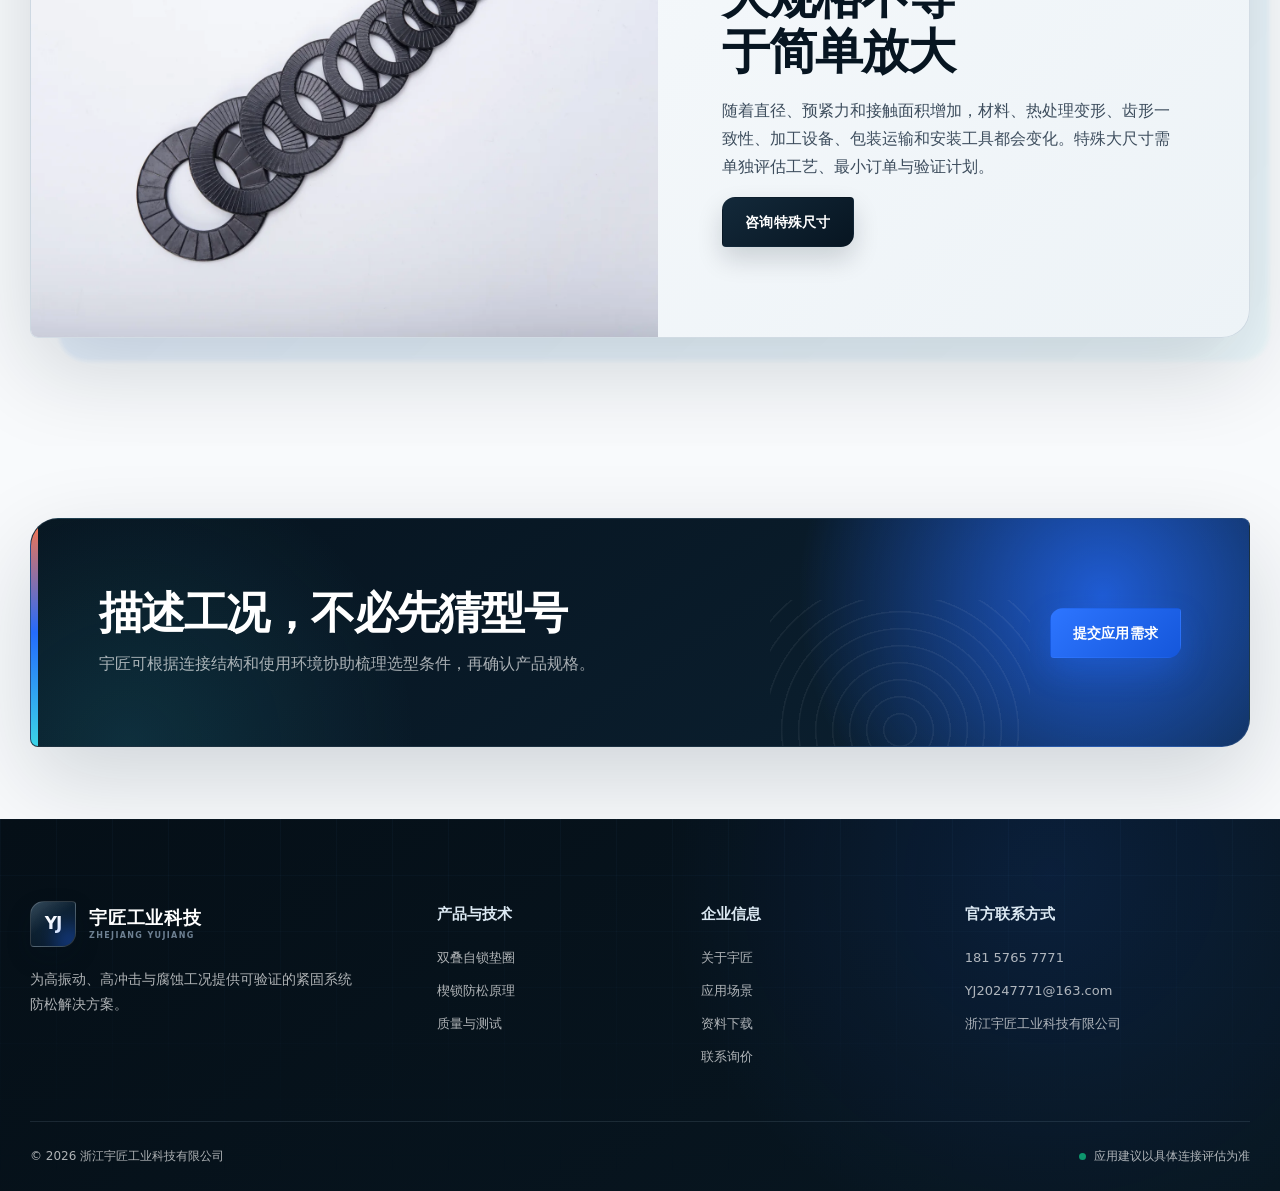
<file: applications.html>
<!doctype html>
<html lang="zh-CN">
<head>
  <meta charset="utf-8">
  <meta name="viewport" content="width=device-width, initial-scale=1">
  <base href="./">
  <title>双叠自锁垫圈应用场景｜轨道交通、能源、重型装备与海工</title>
  <meta name="description" content="宇匠双叠自锁垫圈在轨道交通、风电水电、重型车辆、矿山机械、船舶海工和工业设备中的应用关注点与选型信息。">
  <meta name="robots" content="index,follow,max-image-preview:large">
  <link rel="canonical" href="https://zjyujiang.com/applications.html">
  <link rel="icon" href="assets/icons/favicon.svg" type="image/svg+xml">
  <link rel="stylesheet" href="assets/styles.css">
  <script type="application/ld+json">
  {
    "@context": "https://schema.org",
    "@graph": [
      {
        "@type": "CollectionPage",
        "@id": "/applications.html#page",
        "name": "双叠自锁垫圈应用场景",
        "description": "轨道交通、能源、重型装备、船舶海工等行业的紧固系统防松选型关注点。",
        "inLanguage": "zh-CN",
        "about": {"@id": "/products/self-locking-washer.html#product"}
      },
      {
        "@type": "BreadcrumbList",
        "itemListElement": [
          {"@type": "ListItem", "position": 1, "name": "首页", "item": "/"},
          {"@type": "ListItem", "position": 2, "name": "应用场景", "item": "/applications.html"}
        ]
      }
    ]
  }
  </script>
</head>
<body>
  <a class="skip-link" href="#main">跳到主要内容</a>
  <header class="site-header"><div class="container header-inner">
    <a class="brand" href="index.html"><span class="brand-mark">YJ</span><span class="brand-text"><strong>宇匠工业科技</strong><small>Zhejiang Yujiang Industrial Technology</small></span></a>
    <nav class="site-nav" data-site-nav aria-label="主导航"><a href="products/self-locking-washer.html">产品中心</a><a href="technology.html">技术原理</a><a href="quality.html">质量验证</a><a href="applications.html" aria-current="page">应用场景</a><a href="about.html">关于宇匠</a><a href="resources.html">资料中心</a></nav>
    <div class="header-actions"><a class="button button-primary button-small" href="contact.html">获取选型建议</a><button class="nav-toggle" type="button" data-nav-toggle aria-expanded="false" aria-label="打开或关闭导航"><span></span></button></div>
  </div></header>

  <main id="main">
    <section class="page-hero"><div class="container">
      <nav class="breadcrumbs" aria-label="面包屑"><a href="index.html">首页</a><span>/</span><span>应用场景</span></nav>
      <p class="eyebrow">Industry Applications</p><h1>松动风险相似，工况并不相同</h1>
      <p class="lead">行业名称只能作为起点。真正决定选型的是载荷、振动、孔型、基材、腐蚀、温度、安装工艺和失效后果。</p>
    </div></section>

    <section class="section-compact section-muted"><div class="container"><div class="answer-box"><strong>应用判断</strong><p>当连接承受持续横向振动、冲击、频繁启停，且螺栓松动会造成停机、维护或安全风险时，可评估双叠自锁垫圈。是否适用仍需结合具体连接结构确认。</p></div></div></section>

    <section class="section"><div class="container">
      <div class="section-heading"><p class="eyebrow">Key Industries</p><h2>重点应用方向</h2></div>
      <div class="cards cards-2">
        <article class="card"><span class="card-number">01</span><h3>轨道交通</h3><p>车辆设备、转向架及线路相关设备常面临持续振动、冲击和严格检修要求。应重点确认振动谱、安装空间、螺栓等级和报告适用性。</p><ul class="tag-list"><li>GB/T 21563</li><li>高周振动</li><li>安全关键连接</li></ul></article>
        <article class="card"><span class="card-number">02</span><h3>能源电力</h3><p>风力发电、水力发电、发电机组及管路支撑可能承受交变载荷、户外腐蚀和较长维护周期。</p><ul class="tag-list"><li>动态载荷</li><li>户外防腐</li><li>大规格</li></ul></article>
        <article class="card"><span class="card-number">03</span><h3>重型车辆与装备</h3><p>底盘、推力杆、传动与设备安装连接承受道路冲击、载荷变化和频繁运行，应兼顾锁紧、强度和维护便利性。</p><ul class="tag-list"><li>冲击</li><li>交变载荷</li><li>重复检修</li></ul></article>
        <article class="card"><span class="card-number">04</span><h3>矿山与工程机械</h3><p>破碎、钻探、振动筛和液压设备工况冲击强、粉尘多、停机成本高，需重视配合面、预紧力和大规格连接。</p><ul class="tag-list"><li>强冲击</li><li>粉尘</li><li>停机成本</li></ul></article>
        <article class="card"><span class="card-number">05</span><h3>船舶与海洋工程</h3><p>除振动外还要处理盐雾、氯离子和异种金属接触问题，材料选择不能仅依据“是否不锈钢”。</p><ul class="tag-list"><li>盐雾</li><li>氯离子</li><li>材料兼容</li></ul></article>
        <article class="card"><span class="card-number">06</span><h3>工业设备与建筑结构</h3><p>泵、压缩机、发动机、输送设备、桥梁附属设施和高压管路等连接，应根据振动源与检修制度选型。</p><ul class="tag-list"><li>旋转设备</li><li>设备底座</li><li>管路支撑</li></ul></article>
      </div>
    </div></section>

    <section class="section section-muted"><div class="container">
      <div class="section-heading split"><div><p class="eyebrow">Input Checklist</p><h2>行业项目选型信息表</h2></div><p>信息越完整，越能避免仅按螺纹规格选错产品。以下内容可直接作为询价附件清单。</p></div>
      <div class="table-wrap"><table>
        <thead><tr><th>类别</th><th>建议提供的信息</th><th>为什么重要</th></tr></thead>
        <tbody>
          <tr><td>连接结构</td><td>螺栓/螺母/螺柱、通孔或螺纹孔、沉孔、法兰</td><td>决定使用位置、数量和可用外径</td></tr>
          <tr><td>规格参数</td><td>螺纹、等级、长度、孔径、接触面尺寸、拧紧参数</td><td>决定尺寸匹配和预紧力水平</td></tr>
          <tr><td>动态工况</td><td>振动方向、频率、幅值、冲击、启停循环</td><td>决定风险等级和验证方法</td></tr>
          <tr><td>环境</td><td>温度、湿度、盐雾、介质、户内/户外、寿命</td><td>决定材料与表面处理</td></tr>
          <tr><td>安装面</td><td>材料、硬度、粗糙度、涂层、孔型</td><td>影响放射齿咬合与承压</td></tr>
          <tr><td>交付要求</td><td>数量、批次、图纸、检测、包装和追溯</td><td>决定制造和质量文件方案</td></tr>
        </tbody>
      </table></div>
    </div></section>

    <section class="section"><div class="container">
      <div class="feature"><div class="feature-media"><img src="assets/images/carbon-range.webp" alt="从大到小排列的宇匠碳钢双叠自锁垫圈" width="1800" height="1202"></div><div class="feature-content"><div><p class="eyebrow">Large-size Capability</p><h2>大规格不等于简单放大</h2><p>随着直径、预紧力和接触面积增加，材料、热处理变形、齿形一致性、加工设备、包装运输和安装工具都会变化。特殊大尺寸需单独评估工艺、最小订单与验证计划。</p><a class="button button-dark" href="contact.html">咨询特殊尺寸</a></div></div></div>
    </div></section>

    <section class="section-compact"><div class="container"><div class="cta"><div class="cta-inner"><div><h2>描述工况，不必先猜型号</h2><p>宇匠可根据连接结构和使用环境协助梳理选型条件，再确认产品规格。</p></div><a class="button button-primary" href="contact.html">提交应用需求</a></div></div></div></section>
  </main>

  <footer class="site-footer"><div class="container"><div class="footer-grid">
    <div class="footer-brand"><a class="brand" href="index.html"><span class="brand-mark">YJ</span><span class="brand-text"><strong>宇匠工业科技</strong><small>Zhejiang Yujiang</small></span></a><p>为高振动、高冲击与腐蚀工况提供可验证的紧固系统防松解决方案。</p></div>
    <div class="footer-column"><strong>产品与技术</strong><a href="products/self-locking-washer.html">双叠自锁垫圈</a><a href="technology.html">楔锁防松原理</a><a href="quality.html">质量与测试</a></div>
    <div class="footer-column"><strong>企业信息</strong><a href="about.html">关于宇匠</a><a href="applications.html">应用场景</a><a href="resources.html">资料下载</a><a href="contact.html">联系询价</a></div>
    <div class="footer-column"><strong>官方联系方式</strong><a href="tel:+8618157657771">181 5765 7771</a><a href="mailto:YJ20247771@163.com">YJ20247771@163.com</a><span>浙江宇匠工业科技有限公司</span></div>
  </div><div class="footer-bottom"><span>© <span data-year>2026</span> 浙江宇匠工业科技有限公司</span><span class="source-note">应用建议以具体连接评估为准</span></div></div></footer>
  <script src="assets/site.js" defer></script>
</body>
</html>
</file>
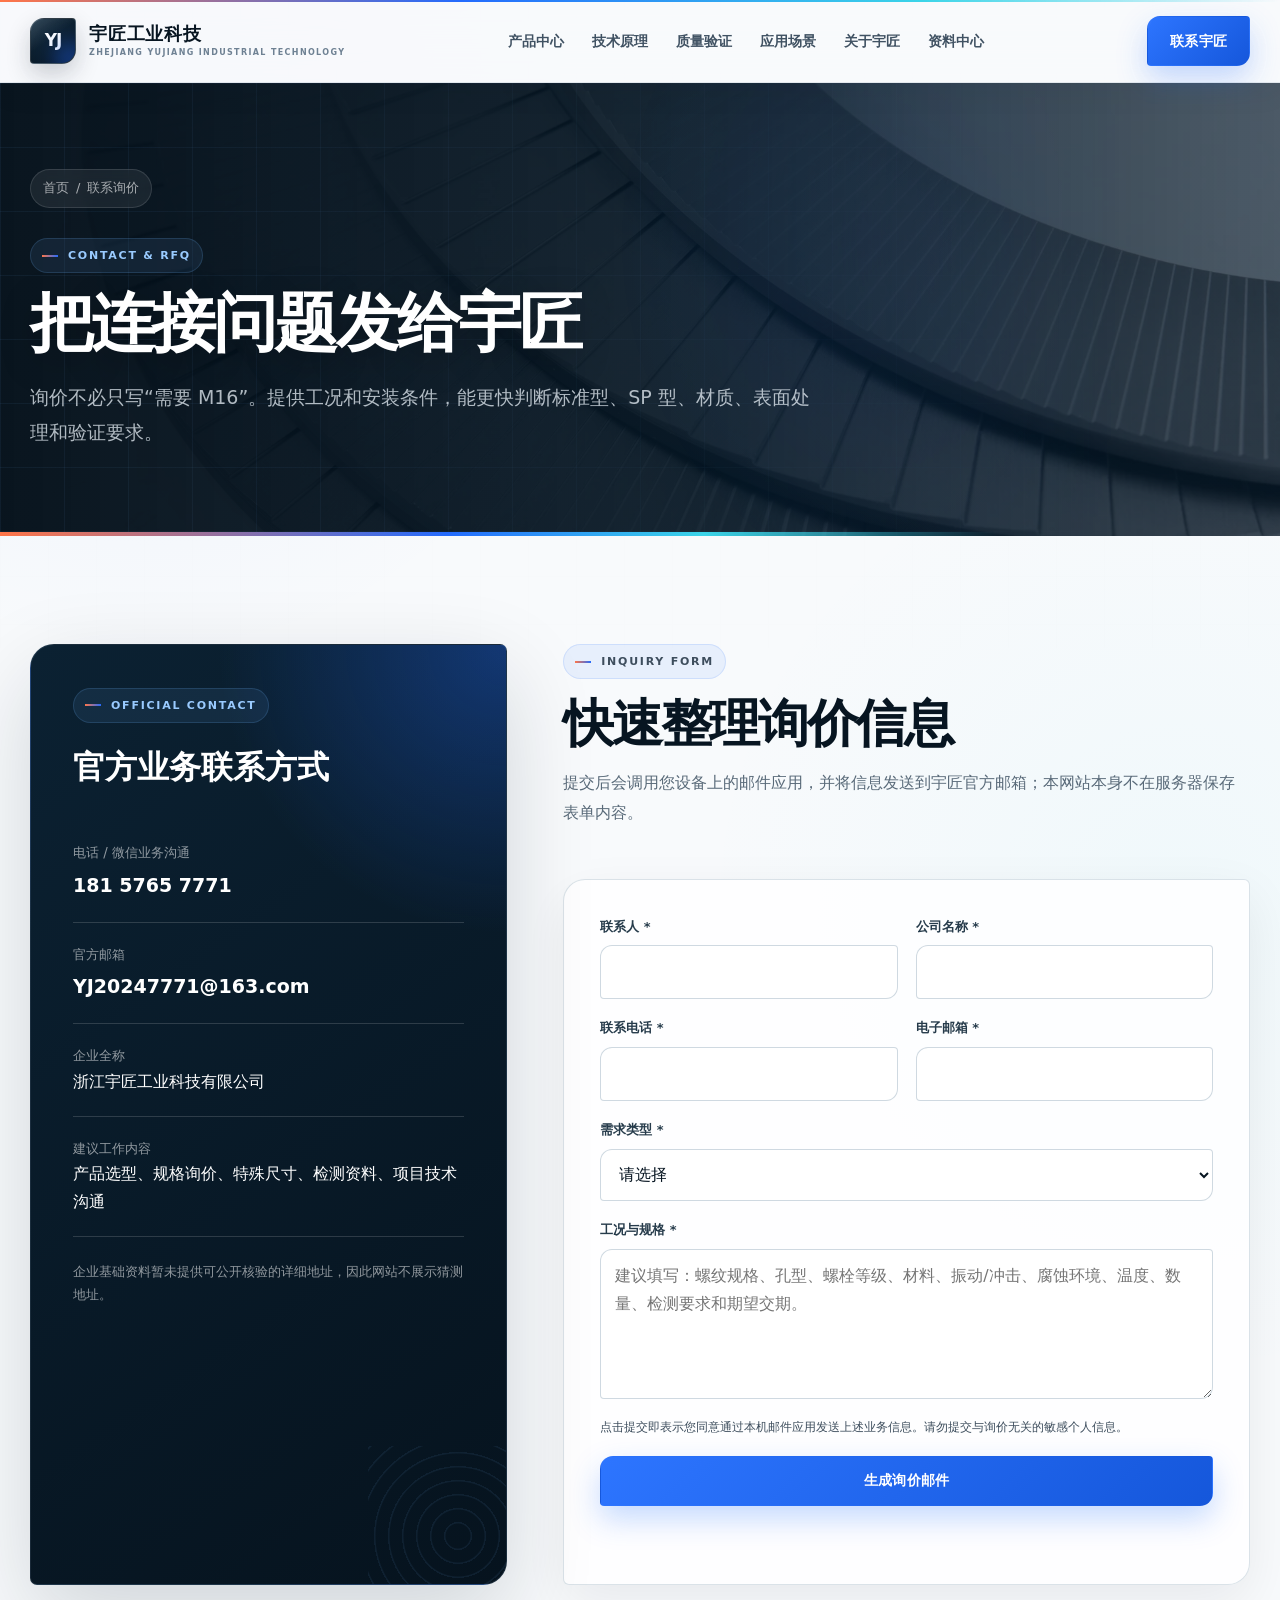
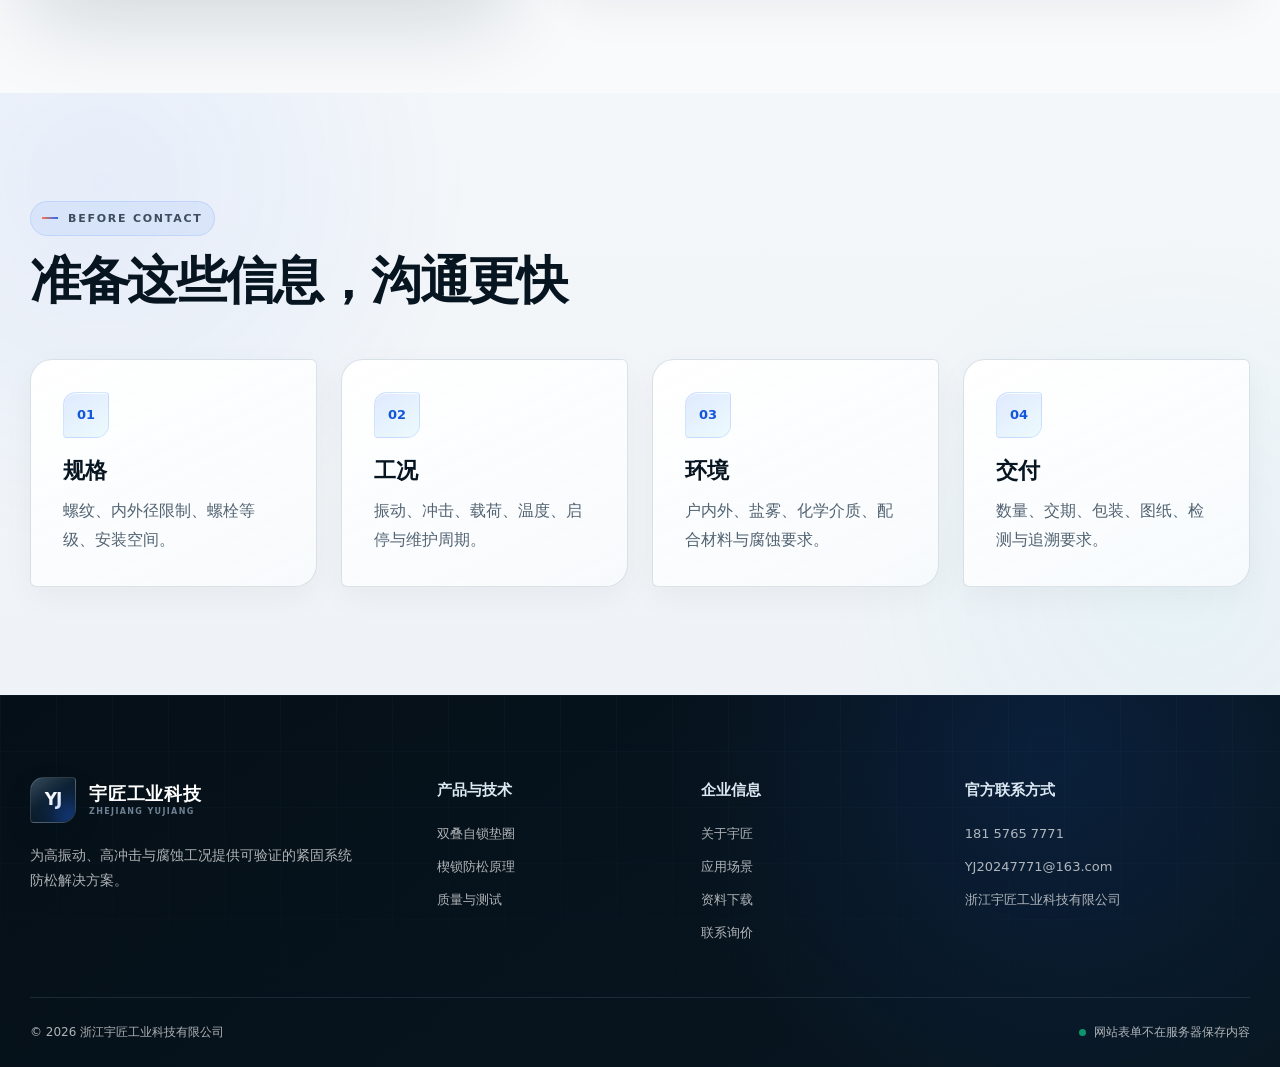
<file: contact.html>
<!doctype html>
<html lang="zh-CN">
<head>
  <meta charset="utf-8">
  <meta name="viewport" content="width=device-width, initial-scale=1">
  <base href="./">
  <title>联系宇匠｜双叠自锁垫圈选型与询价</title>
  <meta name="description" content="联系浙江宇匠工业科技有限公司，咨询双叠自锁垫圈规格、材料、表面处理、特殊尺寸、检测资料和项目选型。电话18157657771。">
  <meta name="robots" content="index,follow">
  <link rel="canonical" href="https://zjyujiang.com/contact.html">
  <link rel="icon" href="assets/icons/favicon.svg" type="image/svg+xml">
  <link rel="stylesheet" href="assets/styles.css">
  <script type="application/ld+json">
  {
    "@context": "https://schema.org",
    "@graph": [
      {
        "@type": "ContactPage",
        "@id": "/contact.html#page",
        "name": "联系浙江宇匠工业科技有限公司",
        "mainEntity": {
          "@type": "Organization",
          "@id": "/#organization",
          "name": "浙江宇匠工业科技有限公司",
          "telephone": "+86-181-5765-7771",
          "email": "YJ20247771@163.com"
        }
      },
      {
        "@type": "BreadcrumbList",
        "itemListElement": [
          {"@type": "ListItem", "position": 1, "name": "首页", "item": "/"},
          {"@type": "ListItem", "position": 2, "name": "联系询价", "item": "/contact.html"}
        ]
      }
    ]
  }
  </script>
</head>
<body>
  <a class="skip-link" href="#main">跳到主要内容</a>
  <header class="site-header"><div class="container header-inner">
    <a class="brand" href="index.html"><span class="brand-mark">YJ</span><span class="brand-text"><strong>宇匠工业科技</strong><small>Zhejiang Yujiang Industrial Technology</small></span></a>
    <nav class="site-nav" data-site-nav aria-label="主导航"><a href="products/self-locking-washer.html">产品中心</a><a href="technology.html">技术原理</a><a href="quality.html">质量验证</a><a href="applications.html">应用场景</a><a href="about.html">关于宇匠</a><a href="resources.html">资料中心</a></nav>
    <div class="header-actions"><a class="button button-primary button-small" href="contact.html" aria-current="page">联系宇匠</a><button class="nav-toggle" type="button" data-nav-toggle aria-expanded="false" aria-label="打开或关闭导航"><span></span></button></div>
  </div></header>

  <main id="main">
    <section class="page-hero"><div class="container"><nav class="breadcrumbs" aria-label="面包屑"><a href="index.html">首页</a><span>/</span><span>联系询价</span></nav><p class="eyebrow">Contact & RFQ</p><h1>把连接问题发给宇匠</h1><p class="lead">询价不必只写“需要 M16”。提供工况和安装条件，能更快判断标准型、SP 型、材质、表面处理和验证要求。</p></div></section>

    <section class="section"><div class="container contact-grid">
      <aside class="contact-panel">
        <p class="eyebrow">Official Contact</p><h2>官方业务联系方式</h2>
        <div class="contact-item"><small>电话 / 微信业务沟通</small><a href="tel:+8618157657771">181 5765 7771</a></div>
        <div class="contact-item"><small>官方邮箱</small><a href="mailto:YJ20247771@163.com">YJ20247771@163.com</a></div>
        <div class="contact-item"><small>企业全称</small><span>浙江宇匠工业科技有限公司</span></div>
        <div class="contact-item"><small>建议工作内容</small><span>产品选型、规格询价、特殊尺寸、检测资料、项目技术沟通</span></div>
        <p style="margin: 24px 0 0; color: rgba(255,255,255,.55); font-size: 13px">企业基础资料暂未提供可公开核验的详细地址，因此网站不展示猜测地址。</p>
      </aside>

      <div>
        <div class="section-heading"><p class="eyebrow">Inquiry Form</p><h2>快速整理询价信息</h2><p>提交后会调用您设备上的邮件应用，并将信息发送到宇匠官方邮箱；本网站本身不在服务器保存表单内容。</p></div>
        <form class="contact-form" data-inquiry-form>
          <div class="form-row">
            <div class="field"><label for="name">联系人 *</label><input id="name" name="name" autocomplete="name" required></div>
            <div class="field"><label for="company">公司名称 *</label><input id="company" name="company" autocomplete="organization" required></div>
          </div>
          <div class="form-row">
            <div class="field"><label for="phone">联系电话 *</label><input id="phone" name="phone" type="tel" autocomplete="tel" required></div>
            <div class="field"><label for="email">电子邮箱 *</label><input id="email" name="email" type="email" autocomplete="email" required></div>
          </div>
          <div class="field"><label for="product">需求类型 *</label><select id="product" name="product" required><option value="">请选择</option><option>双叠自锁垫圈标准规格</option><option>SP 宽边双叠自锁垫圈</option><option>特殊尺寸定制</option><option>材料或表面处理定制</option><option>检测报告/技术资料</option><option>其他紧固系统需求</option></select></div>
          <div class="field"><label for="message">工况与规格 *</label><textarea id="message" name="message" required placeholder="建议填写：螺纹规格、孔型、螺栓等级、材料、振动/冲击、腐蚀环境、温度、数量、检测要求和期望交期。"></textarea></div>
          <p class="form-note">点击提交即表示您同意通过本机邮件应用发送上述业务信息。请勿提交与询价无关的敏感个人信息。</p>
          <button class="button button-primary" type="submit">生成询价邮件</button>
          <p class="form-status" data-form-status aria-live="polite"></p>
        </form>
      </div>
    </div></section>

    <section class="section section-muted"><div class="container">
      <div class="section-heading"><p class="eyebrow">Before Contact</p><h2>准备这些信息，沟通更快</h2></div>
      <div class="cards cards-4">
        <article class="card"><span class="card-number">01</span><h3>规格</h3><p>螺纹、内外径限制、螺栓等级、安装空间。</p></article>
        <article class="card"><span class="card-number">02</span><h3>工况</h3><p>振动、冲击、载荷、温度、启停与维护周期。</p></article>
        <article class="card"><span class="card-number">03</span><h3>环境</h3><p>户内外、盐雾、化学介质、配合材料与腐蚀要求。</p></article>
        <article class="card"><span class="card-number">04</span><h3>交付</h3><p>数量、交期、包装、图纸、检测与追溯要求。</p></article>
      </div>
    </div></section>
  </main>

  <footer class="site-footer"><div class="container"><div class="footer-grid">
    <div class="footer-brand"><a class="brand" href="index.html"><span class="brand-mark">YJ</span><span class="brand-text"><strong>宇匠工业科技</strong><small>Zhejiang Yujiang</small></span></a><p>为高振动、高冲击与腐蚀工况提供可验证的紧固系统防松解决方案。</p></div>
    <div class="footer-column"><strong>产品与技术</strong><a href="products/self-locking-washer.html">双叠自锁垫圈</a><a href="technology.html">楔锁防松原理</a><a href="quality.html">质量与测试</a></div>
    <div class="footer-column"><strong>企业信息</strong><a href="about.html">关于宇匠</a><a href="applications.html">应用场景</a><a href="resources.html">资料下载</a><a href="contact.html">联系询价</a></div>
    <div class="footer-column"><strong>官方联系方式</strong><a href="tel:+8618157657771">181 5765 7771</a><a href="mailto:YJ20247771@163.com">YJ20247771@163.com</a><span>浙江宇匠工业科技有限公司</span></div>
  </div><div class="footer-bottom"><span>© <span data-year>2026</span> 浙江宇匠工业科技有限公司</span><span class="source-note">网站表单不在服务器保存内容</span></div></div></footer>
  <script src="assets/site.js" defer></script>
</body>
</html>
</file>
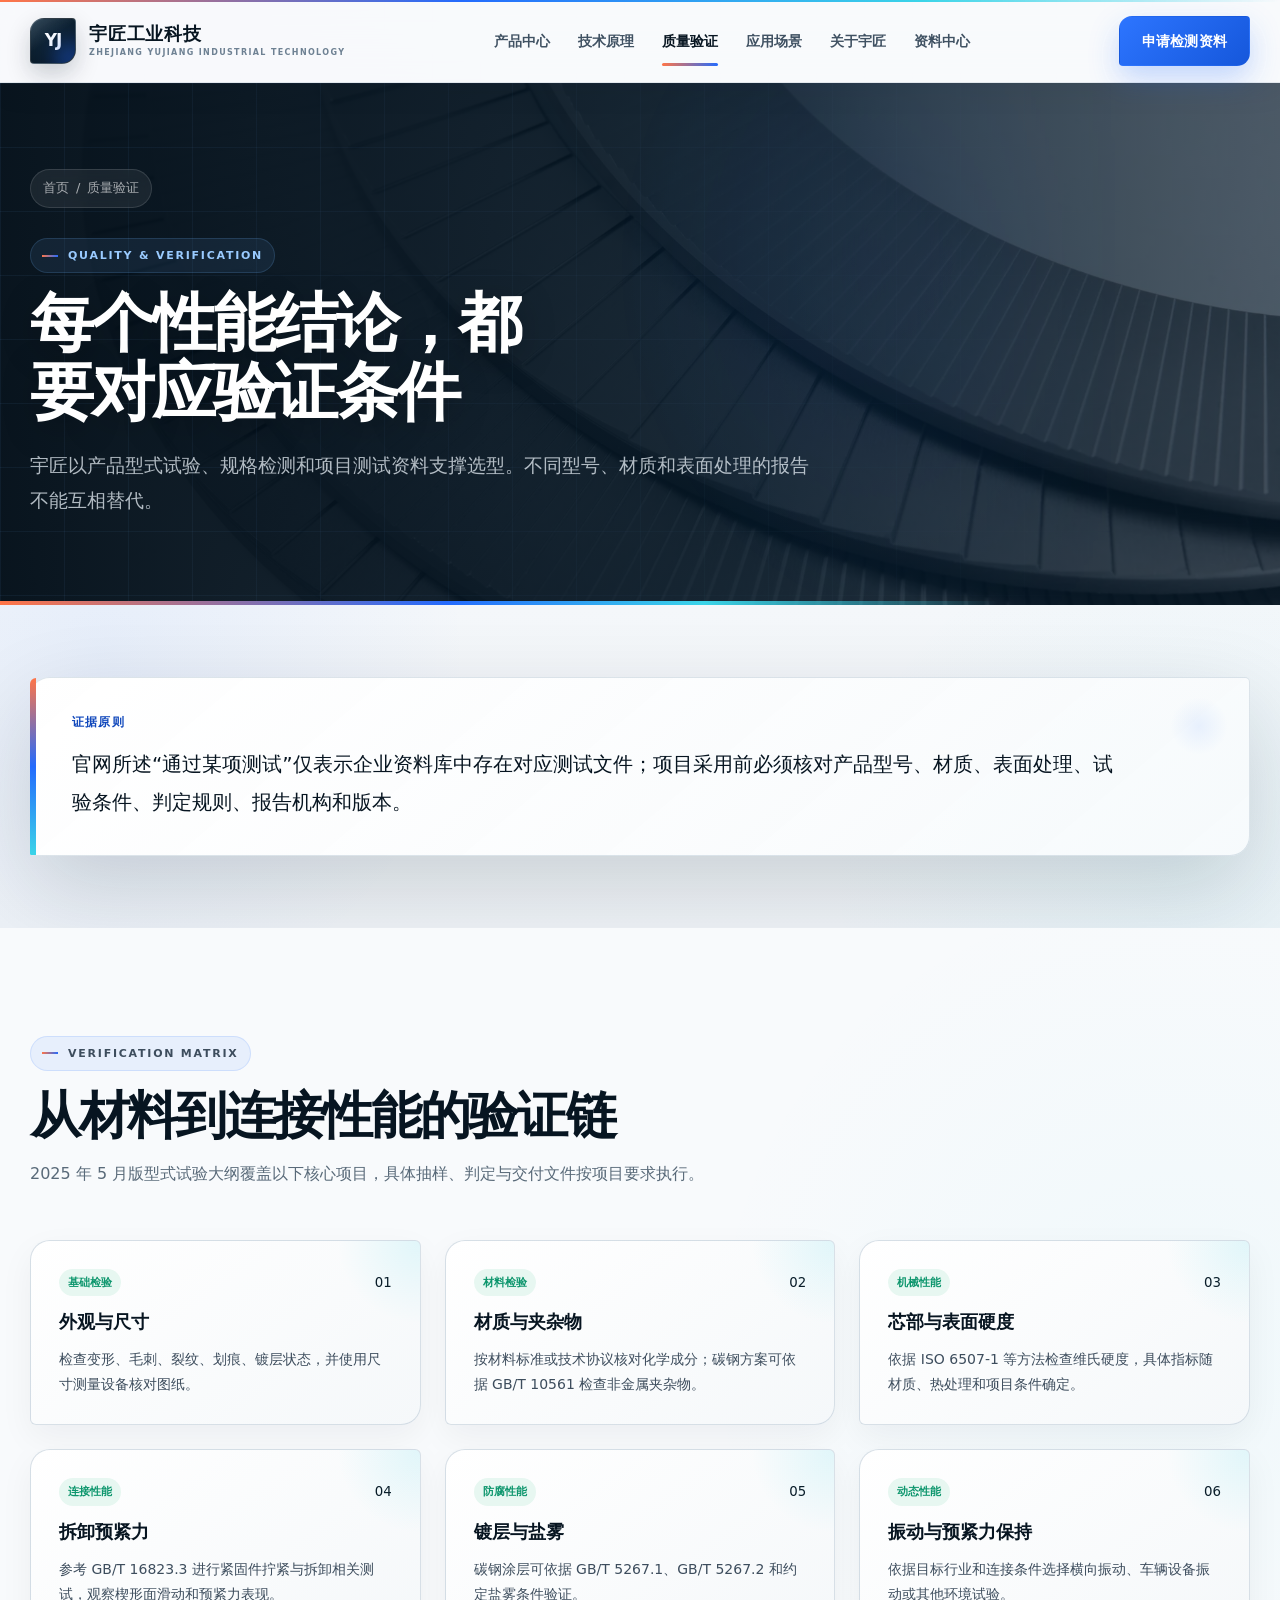
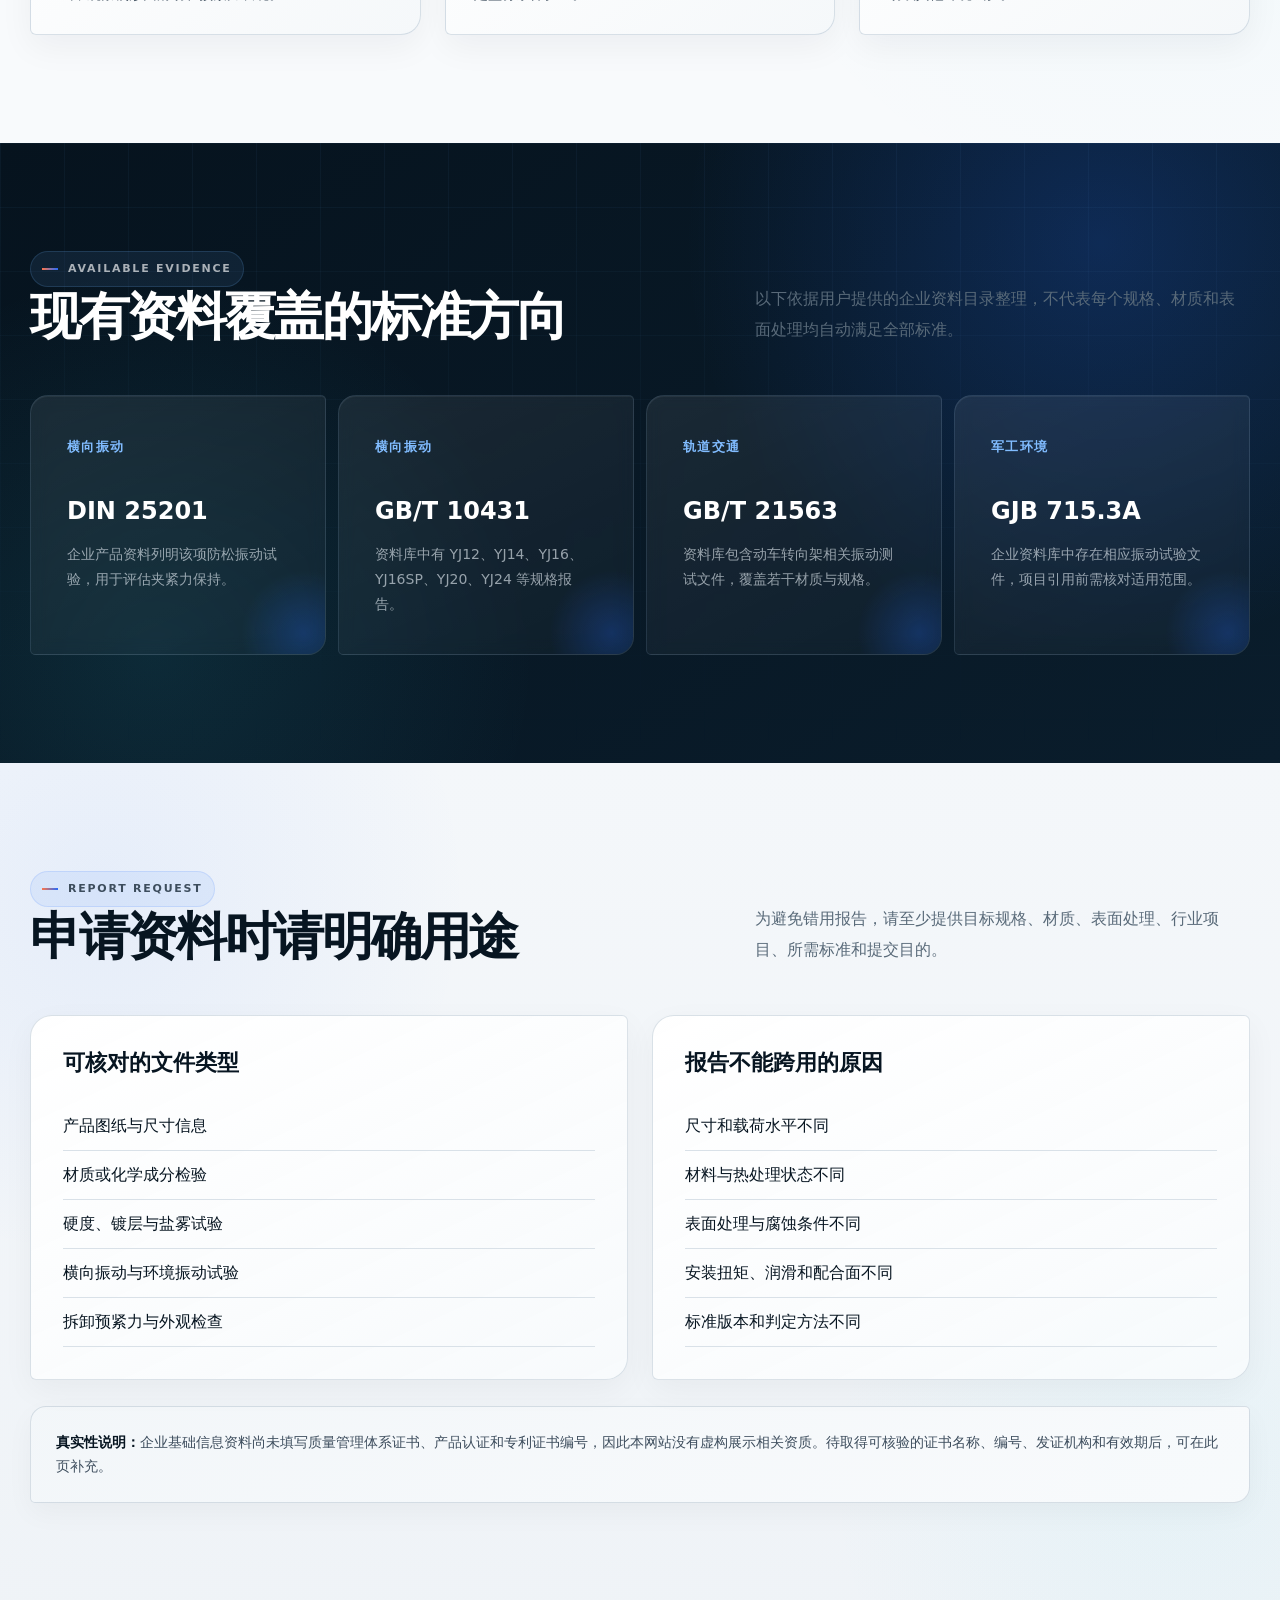
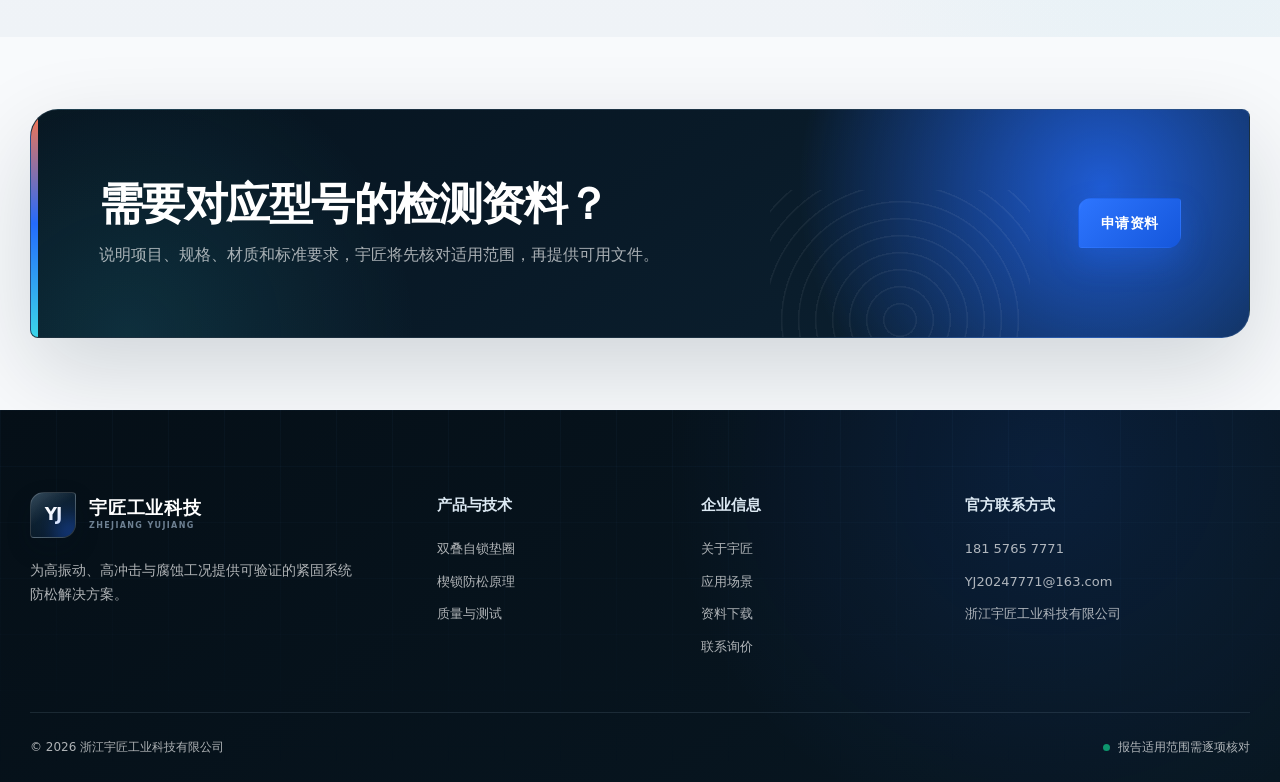
<file: quality.html>
<!doctype html>
<html lang="zh-CN">
<head>
  <meta charset="utf-8">
  <meta name="viewport" content="width=device-width, initial-scale=1">
  <base href="./">
  <title>质量验证与检测标准｜宇匠双叠自锁垫圈</title>
  <meta name="description" content="宇匠双叠自锁垫圈质量验证框架，涵盖外观尺寸、材质、硬度、镀层、盐雾、拆卸预紧力、DIN 25201、GB/T 10431、GB/T 21563、GJB 715.3A等检测资料。">
  <meta name="robots" content="index,follow,max-image-preview:large">
  <link rel="canonical" href="https://zjyujiang.com/quality.html">
  <link rel="icon" href="assets/icons/favicon.svg" type="image/svg+xml">
  <link rel="stylesheet" href="assets/styles.css">
  <script type="application/ld+json">
  {
    "@context": "https://schema.org",
    "@graph": [
      {
        "@type": "WebPage",
        "@id": "/quality.html#page",
        "name": "质量验证与检测标准",
        "description": "浙江宇匠工业科技有限公司双叠自锁垫圈的质量验证框架和检测资料说明。",
        "dateModified": "2026-06-10",
        "inLanguage": "zh-CN",
        "isPartOf": {"@id": "/#website"},
        "about": {"@id": "/products/self-locking-washer.html#product"}
      },
      {
        "@type": "BreadcrumbList",
        "itemListElement": [
          {"@type": "ListItem", "position": 1, "name": "首页", "item": "/"},
          {"@type": "ListItem", "position": 2, "name": "质量验证", "item": "/quality.html"}
        ]
      }
    ]
  }
  </script>
</head>
<body>
  <a class="skip-link" href="#main">跳到主要内容</a>
  <header class="site-header"><div class="container header-inner">
    <a class="brand" href="index.html"><span class="brand-mark">YJ</span><span class="brand-text"><strong>宇匠工业科技</strong><small>Zhejiang Yujiang Industrial Technology</small></span></a>
    <nav class="site-nav" data-site-nav aria-label="主导航"><a href="products/self-locking-washer.html">产品中心</a><a href="technology.html">技术原理</a><a href="quality.html" aria-current="page">质量验证</a><a href="applications.html">应用场景</a><a href="about.html">关于宇匠</a><a href="resources.html">资料中心</a></nav>
    <div class="header-actions"><a class="button button-primary button-small" href="contact.html">申请检测资料</a><button class="nav-toggle" type="button" data-nav-toggle aria-expanded="false" aria-label="打开或关闭导航"><span></span></button></div>
  </div></header>

  <main id="main">
    <section class="page-hero"><div class="container">
      <nav class="breadcrumbs" aria-label="面包屑"><a href="index.html">首页</a><span>/</span><span>质量验证</span></nav>
      <p class="eyebrow">Quality & Verification</p><h1>每个性能结论，都要对应验证条件</h1>
      <p class="lead">宇匠以产品型式试验、规格检测和项目测试资料支撑选型。不同型号、材质和表面处理的报告不能互相替代。</p>
    </div></section>

    <section class="section-compact section-muted"><div class="container"><div class="answer-box"><strong>证据原则</strong><p>官网所述“通过某项测试”仅表示企业资料库中存在对应测试文件；项目采用前必须核对产品型号、材质、表面处理、试验条件、判定规则、报告机构和版本。</p></div></div></section>

    <section class="section"><div class="container">
      <div class="section-heading"><p class="eyebrow">Verification Matrix</p><h2>从材料到连接性能的验证链</h2><p>2025 年 5 月版型式试验大纲覆盖以下核心项目，具体抽样、判定与交付文件按项目要求执行。</p></div>
      <div class="cards cards-3">
        <article class="evidence"><div class="evidence-top"><span class="evidence-label">基础检验</span><small>01</small></div><h3>外观与尺寸</h3><p>检查变形、毛刺、裂纹、划痕、镀层状态，并使用尺寸测量设备核对图纸。</p></article>
        <article class="evidence"><div class="evidence-top"><span class="evidence-label">材料检验</span><small>02</small></div><h3>材质与夹杂物</h3><p>按材料标准或技术协议核对化学成分；碳钢方案可依据 GB/T 10561 检查非金属夹杂物。</p></article>
        <article class="evidence"><div class="evidence-top"><span class="evidence-label">机械性能</span><small>03</small></div><h3>芯部与表面硬度</h3><p>依据 ISO 6507-1 等方法检查维氏硬度，具体指标随材质、热处理和项目条件确定。</p></article>
        <article class="evidence"><div class="evidence-top"><span class="evidence-label">连接性能</span><small>04</small></div><h3>拆卸预紧力</h3><p>参考 GB/T 16823.3 进行紧固件拧紧与拆卸相关测试，观察楔形面滑动和预紧力表现。</p></article>
        <article class="evidence"><div class="evidence-top"><span class="evidence-label">防腐性能</span><small>05</small></div><h3>镀层与盐雾</h3><p>碳钢涂层可依据 GB/T 5267.1、GB/T 5267.2 和约定盐雾条件验证。</p></article>
        <article class="evidence"><div class="evidence-top"><span class="evidence-label">动态性能</span><small>06</small></div><h3>振动与预紧力保持</h3><p>依据目标行业和连接条件选择横向振动、车辆设备振动或其他环境试验。</p></article>
      </div>
    </div></section>

    <section class="section section-dark"><div class="container">
      <div class="section-heading split"><div><p class="eyebrow">Available Evidence</p><h2>现有资料覆盖的标准方向</h2></div><p>以下依据用户提供的企业资料目录整理，不代表每个规格、材质和表面处理均自动满足全部标准。</p></div>
      <div class="proof-grid">
        <article class="proof-item"><small>横向振动</small><h3>DIN 25201</h3><p>企业产品资料列明该项防松振动试验，用于评估夹紧力保持。</p></article>
        <article class="proof-item"><small>横向振动</small><h3>GB/T 10431</h3><p>资料库中有 YJ12、YJ14、YJ16、YJ16SP、YJ20、YJ24 等规格报告。</p></article>
        <article class="proof-item"><small>轨道交通</small><h3>GB/T 21563</h3><p>资料库包含动车转向架相关振动测试文件，覆盖若干材质与规格。</p></article>
        <article class="proof-item"><small>军工环境</small><h3>GJB 715.3A</h3><p>企业资料库中存在相应振动试验文件，项目引用前需核对适用范围。</p></article>
      </div>
    </div></section>

    <section class="section section-muted"><div class="container">
      <div class="section-heading split"><div><p class="eyebrow">Report Request</p><h2>申请资料时请明确用途</h2></div><p>为避免错用报告，请至少提供目标规格、材质、表面处理、行业项目、所需标准和提交目的。</p></div>
      <div class="cards cards-2">
        <article class="card"><h3>可核对的文件类型</h3><ul class="plain-list"><li>产品图纸与尺寸信息</li><li>材质或化学成分检验</li><li>硬度、镀层与盐雾试验</li><li>横向振动与环境振动试验</li><li>拆卸预紧力与外观检查</li></ul></article>
        <article class="card"><h3>报告不能跨用的原因</h3><ul class="plain-list"><li>尺寸和载荷水平不同</li><li>材料与热处理状态不同</li><li>表面处理与腐蚀条件不同</li><li>安装扭矩、润滑和配合面不同</li><li>标准版本和判定方法不同</li></ul></article>
      </div>
      <div class="notice"><strong>真实性说明：</strong>企业基础信息资料尚未填写质量管理体系证书、产品认证和专利证书编号，因此本网站没有虚构展示相关资质。待取得可核验的证书名称、编号、发证机构和有效期后，可在此页补充。</div>
    </div></section>

    <section class="section-compact"><div class="container"><div class="cta"><div class="cta-inner"><div><h2>需要对应型号的检测资料？</h2><p>说明项目、规格、材质和标准要求，宇匠将先核对适用范围，再提供可用文件。</p></div><a class="button button-primary" href="contact.html">申请资料</a></div></div></div></section>
  </main>

  <footer class="site-footer"><div class="container"><div class="footer-grid">
    <div class="footer-brand"><a class="brand" href="index.html"><span class="brand-mark">YJ</span><span class="brand-text"><strong>宇匠工业科技</strong><small>Zhejiang Yujiang</small></span></a><p>为高振动、高冲击与腐蚀工况提供可验证的紧固系统防松解决方案。</p></div>
    <div class="footer-column"><strong>产品与技术</strong><a href="products/self-locking-washer.html">双叠自锁垫圈</a><a href="technology.html">楔锁防松原理</a><a href="quality.html">质量与测试</a></div>
    <div class="footer-column"><strong>企业信息</strong><a href="about.html">关于宇匠</a><a href="applications.html">应用场景</a><a href="resources.html">资料下载</a><a href="contact.html">联系询价</a></div>
    <div class="footer-column"><strong>官方联系方式</strong><a href="tel:+8618157657771">181 5765 7771</a><a href="mailto:YJ20247771@163.com">YJ20247771@163.com</a><span>浙江宇匠工业科技有限公司</span></div>
  </div><div class="footer-bottom"><span>© <span data-year>2026</span> 浙江宇匠工业科技有限公司</span><span class="source-note">报告适用范围需逐项核对</span></div></div></footer>
  <script src="assets/site.js" defer></script>
</body>
</html>
</file>
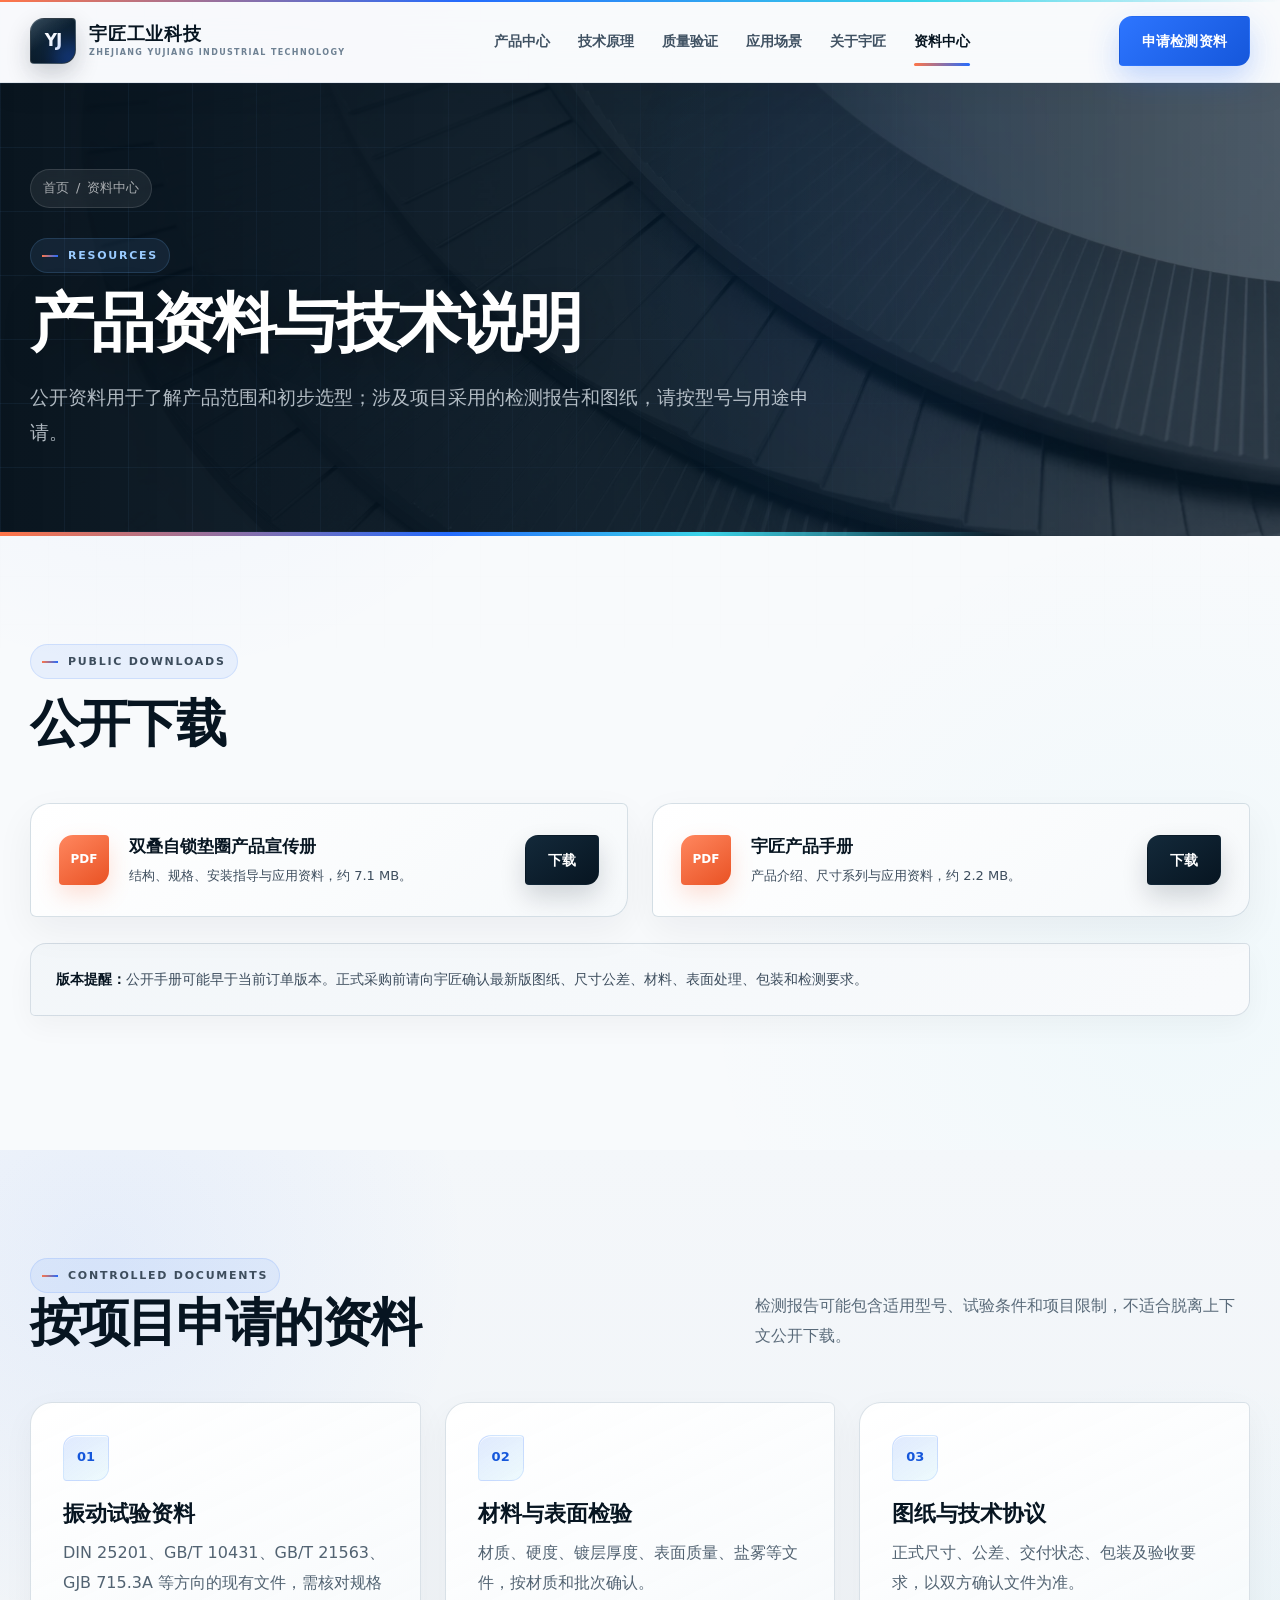
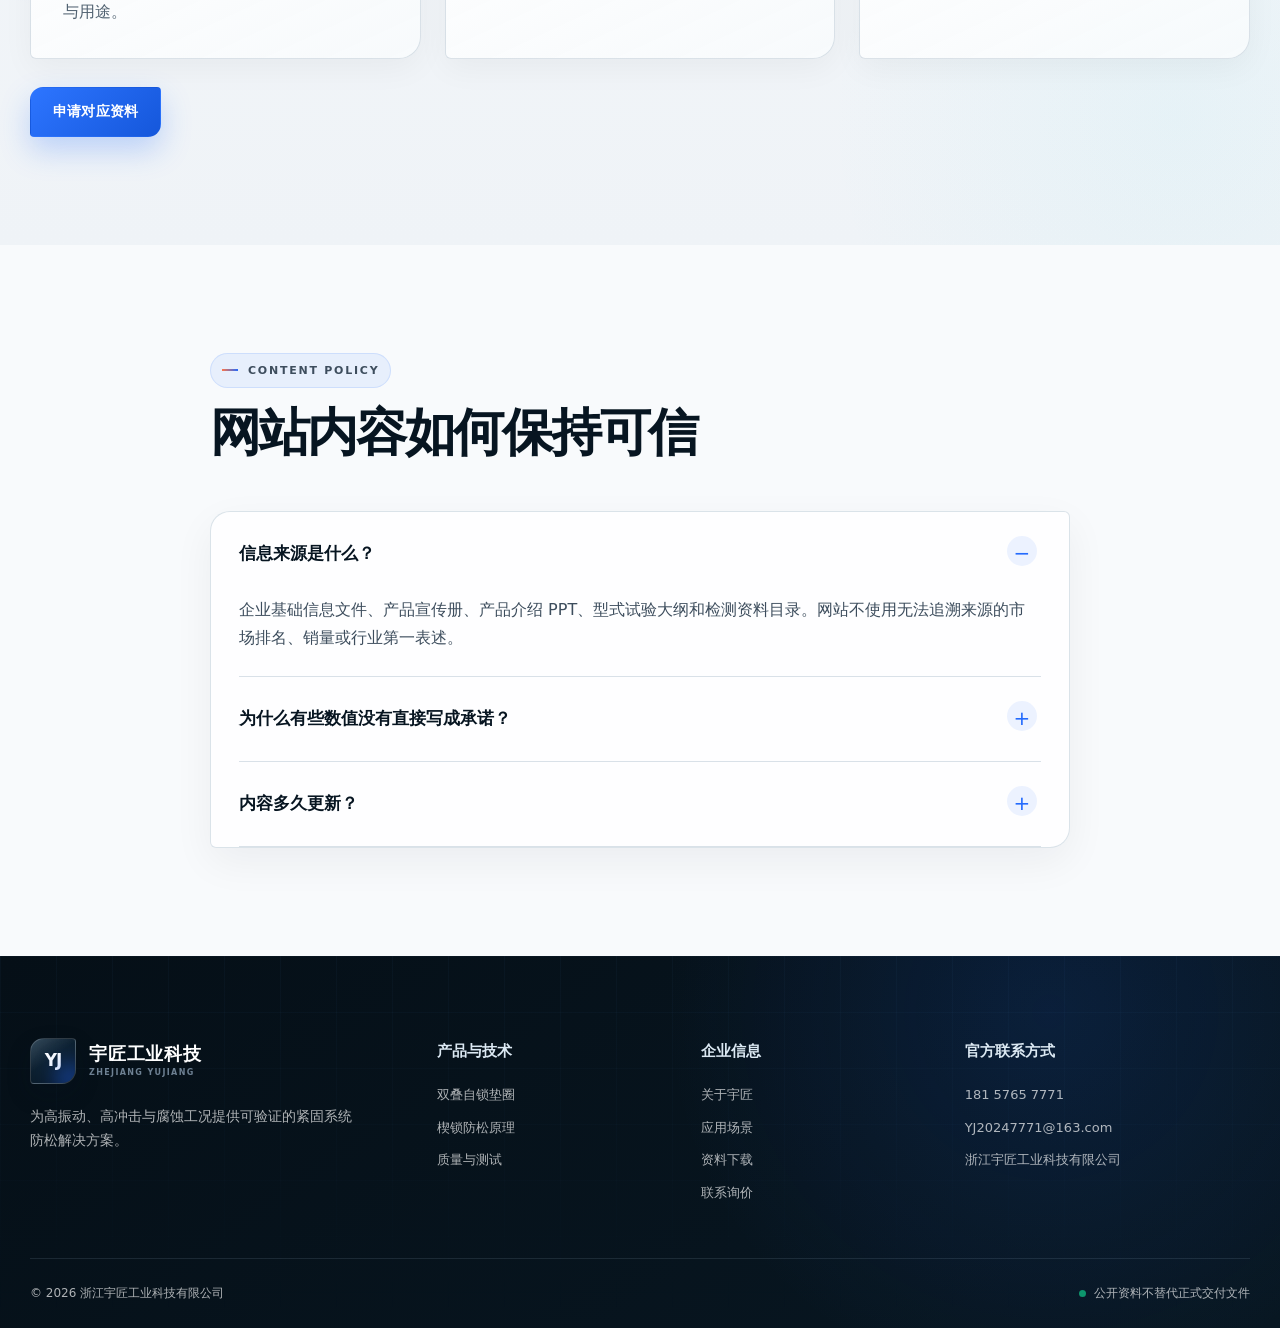
<file: resources.html>
<!doctype html>
<html lang="zh-CN">
<head>
  <meta charset="utf-8">
  <meta name="viewport" content="width=device-width, initial-scale=1">
  <base href="./">
  <title>产品资料下载｜宇匠双叠自锁垫圈手册</title>
  <meta name="description" content="下载浙江宇匠工业科技有限公司双叠自锁垫圈产品宣传册和产品手册，了解规格、结构、安装与应用。">
  <meta name="robots" content="index,follow">
  <link rel="canonical" href="https://zjyujiang.com/resources.html">
  <link rel="icon" href="assets/icons/favicon.svg" type="image/svg+xml">
  <link rel="stylesheet" href="assets/styles.css">
  <script type="application/ld+json">
  {
    "@context": "https://schema.org",
    "@graph": [
      {"@type": "CollectionPage", "@id": "/resources.html#page", "name": "宇匠产品资料中心", "inLanguage": "zh-CN"},
      {"@type": "BreadcrumbList", "itemListElement": [
        {"@type": "ListItem", "position": 1, "name": "首页", "item": "/"},
        {"@type": "ListItem", "position": 2, "name": "资料中心", "item": "/resources.html"}
      ]}
    ]
  }
  </script>
</head>
<body>
  <a class="skip-link" href="#main">跳到主要内容</a>
  <header class="site-header"><div class="container header-inner">
    <a class="brand" href="index.html"><span class="brand-mark">YJ</span><span class="brand-text"><strong>宇匠工业科技</strong><small>Zhejiang Yujiang Industrial Technology</small></span></a>
    <nav class="site-nav" data-site-nav aria-label="主导航"><a href="products/self-locking-washer.html">产品中心</a><a href="technology.html">技术原理</a><a href="quality.html">质量验证</a><a href="applications.html">应用场景</a><a href="about.html">关于宇匠</a><a href="resources.html" aria-current="page">资料中心</a></nav>
    <div class="header-actions"><a class="button button-primary button-small" href="contact.html">申请检测资料</a><button class="nav-toggle" type="button" data-nav-toggle aria-expanded="false" aria-label="打开或关闭导航"><span></span></button></div>
  </div></header>

  <main id="main">
    <section class="page-hero"><div class="container"><nav class="breadcrumbs" aria-label="面包屑"><a href="index.html">首页</a><span>/</span><span>资料中心</span></nav><p class="eyebrow">Resources</p><h1>产品资料与技术说明</h1><p class="lead">公开资料用于了解产品范围和初步选型；涉及项目采用的检测报告和图纸，请按型号与用途申请。</p></div></section>
    <section class="section"><div class="container">
      <div class="section-heading"><p class="eyebrow">Public Downloads</p><h2>公开下载</h2></div>
      <div class="cards cards-2">
        <article class="download"><span class="download-icon">PDF</span><div><h3>双叠自锁垫圈产品宣传册</h3><p>结构、规格、安装指导与应用资料，约 7.1 MB。</p></div><a class="button button-dark button-small" href="https://github.com/user-attachments/files/28796093/yujiang-locking-washer-brochure.pdf">下载</a></article>
        <article class="download"><span class="download-icon">PDF</span><div><h3>宇匠产品手册</h3><p>产品介绍、尺寸系列与应用资料，约 2.2 MB。</p></div><a class="button button-dark button-small" href="downloads/yujiang-product-brochure.pdf" download>下载</a></article>
      </div>
      <div class="notice"><strong>版本提醒：</strong>公开手册可能早于当前订单版本。正式采购前请向宇匠确认最新版图纸、尺寸公差、材料、表面处理、包装和检测要求。</div>
    </div></section>

    <section class="section section-muted"><div class="container">
      <div class="section-heading split"><div><p class="eyebrow">Controlled Documents</p><h2>按项目申请的资料</h2></div><p>检测报告可能包含适用型号、试验条件和项目限制，不适合脱离上下文公开下载。</p></div>
      <div class="cards cards-3">
        <article class="card"><span class="card-number">01</span><h3>振动试验资料</h3><p>DIN 25201、GB/T 10431、GB/T 21563、GJB 715.3A 等方向的现有文件，需核对规格与用途。</p></article>
        <article class="card"><span class="card-number">02</span><h3>材料与表面检验</h3><p>材质、硬度、镀层厚度、表面质量、盐雾等文件，按材质和批次确认。</p></article>
        <article class="card"><span class="card-number">03</span><h3>图纸与技术协议</h3><p>正式尺寸、公差、交付状态、包装及验收要求，以双方确认文件为准。</p></article>
      </div>
      <div style="margin-top: 28px"><a class="button button-primary" href="contact.html">申请对应资料</a></div>
    </div></section>

    <section class="section"><div class="narrow"><div class="section-heading"><p class="eyebrow">Content Policy</p><h2>网站内容如何保持可信</h2></div><div class="faq-list">
      <details open><summary>信息来源是什么？</summary><p>企业基础信息文件、产品宣传册、产品介绍 PPT、型式试验大纲和检测资料目录。网站不使用无法追溯来源的市场排名、销量或行业第一表述。</p></details>
      <details><summary>为什么有些数值没有直接写成承诺？</summary><p>硬度、盐雾、夹紧力保持和材料性能随型号、材质、热处理、涂层和试验条件变化。脱离这些条件写统一数值会误导采购和工程判断。</p></details>
      <details><summary>内容多久更新？</summary><p>企业信息、规格和证书变更时应更新；技术核心页标注最后审核日期。正式项目仍应索取当前版本文件。</p></details>
    </div></div></section>
  </main>

  <footer class="site-footer"><div class="container"><div class="footer-grid">
    <div class="footer-brand"><a class="brand" href="index.html"><span class="brand-mark">YJ</span><span class="brand-text"><strong>宇匠工业科技</strong><small>Zhejiang Yujiang</small></span></a><p>为高振动、高冲击与腐蚀工况提供可验证的紧固系统防松解决方案。</p></div>
    <div class="footer-column"><strong>产品与技术</strong><a href="products/self-locking-washer.html">双叠自锁垫圈</a><a href="technology.html">楔锁防松原理</a><a href="quality.html">质量与测试</a></div>
    <div class="footer-column"><strong>企业信息</strong><a href="about.html">关于宇匠</a><a href="applications.html">应用场景</a><a href="resources.html">资料下载</a><a href="contact.html">联系询价</a></div>
    <div class="footer-column"><strong>官方联系方式</strong><a href="tel:+8618157657771">181 5765 7771</a><a href="mailto:YJ20247771@163.com">YJ20247771@163.com</a><span>浙江宇匠工业科技有限公司</span></div>
  </div><div class="footer-bottom"><span>© <span data-year>2026</span> 浙江宇匠工业科技有限公司</span><span class="source-note">公开资料不替代正式交付文件</span></div></div></footer>
  <script src="assets/site.js" defer></script>
</body>
</html>
</file>
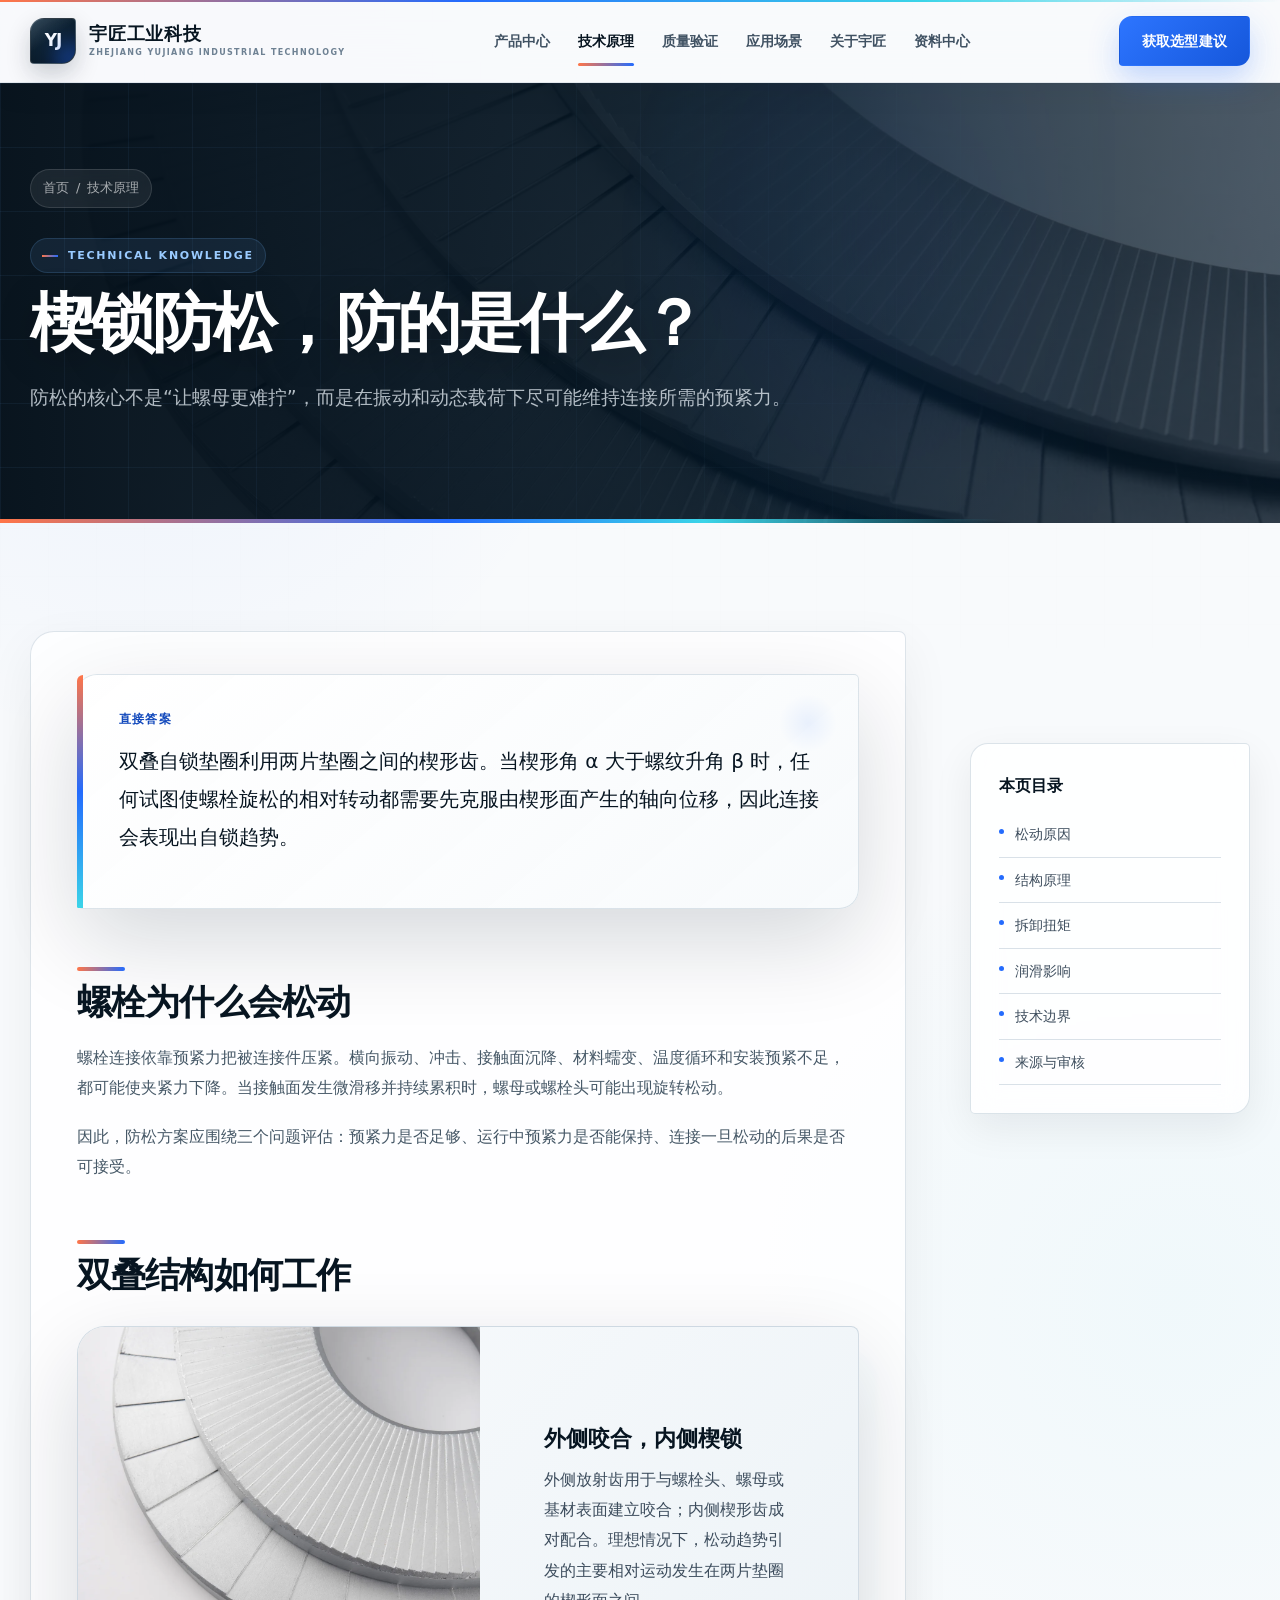
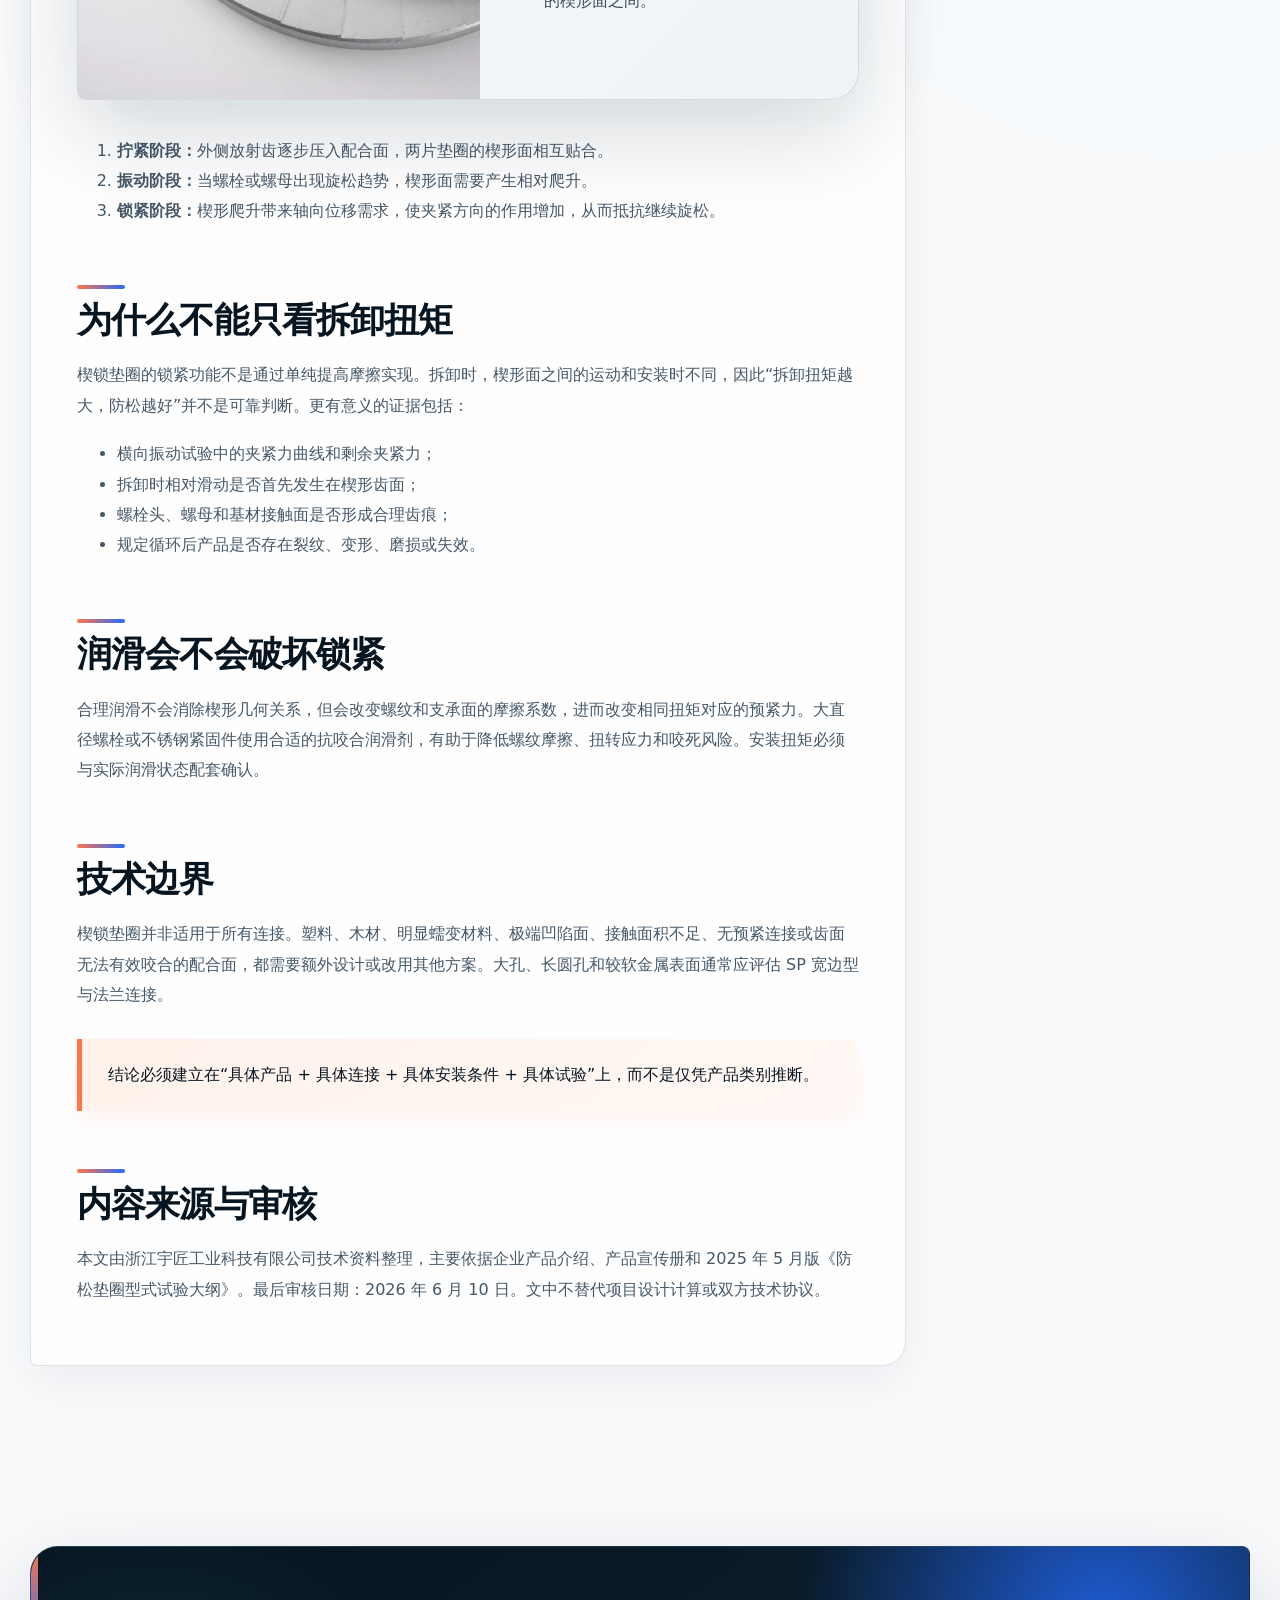
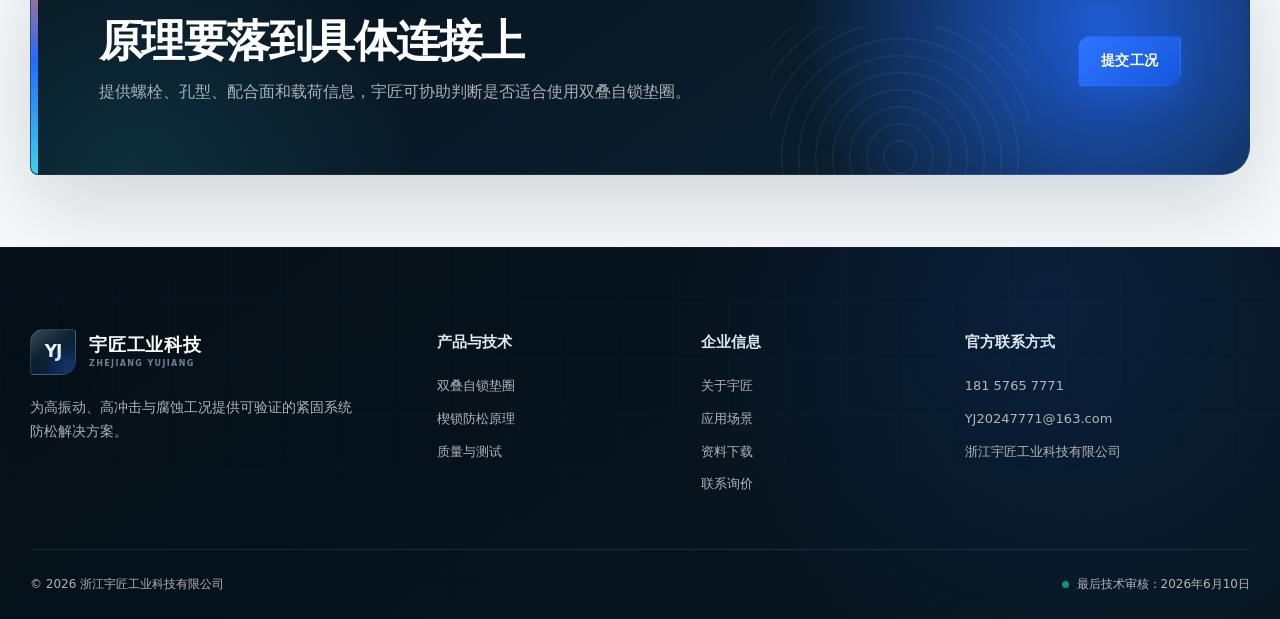
<file: technology.html>
<!doctype html>
<html lang="zh-CN">
<head>
  <meta charset="utf-8">
  <meta name="viewport" content="width=device-width, initial-scale=1">
  <base href="./">
  <title>楔锁防松原理｜双叠自锁垫圈如何防止螺栓松动｜宇匠工业</title>
  <meta name="description" content="从螺栓预紧力、横向振动、楔形角和螺纹升角解释双叠自锁垫圈的机械防松原理、安装边界与验证方法。">
  <meta name="robots" content="index,follow,max-image-preview:large">
  <link rel="canonical" href="https://zjyujiang.com/technology.html">
  <link rel="icon" href="assets/icons/favicon.svg" type="image/svg+xml">
  <link rel="stylesheet" href="assets/styles.css">
  <script type="application/ld+json">
  {
    "@context": "https://schema.org",
    "@graph": [
      {
        "@type": "TechArticle",
        "@id": "/technology.html#article",
        "headline": "楔锁防松原理：双叠自锁垫圈如何抵抗振动松动",
        "description": "解释双叠自锁垫圈的结构、楔形效应、预紧力保持、安装边界和验证方法。",
        "image": "/assets/images/wedge-detail.webp",
        "datePublished": "2026-06-10",
        "dateModified": "2026-06-10",
        "inLanguage": "zh-CN",
        "author": {"@type": "Organization", "name": "浙江宇匠工业科技有限公司技术团队"},
        "publisher": {"@type": "Organization", "@id": "/#organization", "name": "浙江宇匠工业科技有限公司"},
        "about": ["螺栓防松", "楔锁垫圈", "横向振动", "预紧力"]
      },
      {
        "@type": "BreadcrumbList",
        "itemListElement": [
          {"@type": "ListItem", "position": 1, "name": "首页", "item": "/"},
          {"@type": "ListItem", "position": 2, "name": "技术原理", "item": "/technology.html"}
        ]
      }
    ]
  }
  </script>
</head>
<body>
  <a class="skip-link" href="#main">跳到主要内容</a>
  <header class="site-header">
    <div class="container header-inner">
      <a class="brand" href="index.html"><span class="brand-mark">YJ</span><span class="brand-text"><strong>宇匠工业科技</strong><small>Zhejiang Yujiang Industrial Technology</small></span></a>
      <nav class="site-nav" data-site-nav aria-label="主导航">
        <a href="products/self-locking-washer.html">产品中心</a><a href="technology.html" aria-current="page">技术原理</a><a href="quality.html">质量验证</a><a href="applications.html">应用场景</a><a href="about.html">关于宇匠</a><a href="resources.html">资料中心</a>
      </nav>
      <div class="header-actions"><a class="button button-primary button-small" href="contact.html">获取选型建议</a><button class="nav-toggle" type="button" data-nav-toggle aria-expanded="false" aria-label="打开或关闭导航"><span></span></button></div>
    </div>
  </header>

  <main id="main">
    <section class="page-hero">
      <div class="container">
        <nav class="breadcrumbs" aria-label="面包屑"><a href="index.html">首页</a><span>/</span><span>技术原理</span></nav>
        <p class="eyebrow">Technical Knowledge</p>
        <h1>楔锁防松，防的是什么？</h1>
        <p class="lead">防松的核心不是“让螺母更难拧”，而是在振动和动态载荷下尽可能维持连接所需的预紧力。</p>
      </div>
    </section>

    <section class="section">
      <div class="container content-layout">
        <article class="prose">
          <div class="answer-box">
            <strong>直接答案</strong>
            <p>双叠自锁垫圈利用两片垫圈之间的楔形齿。当楔形角 α 大于螺纹升角 β 时，任何试图使螺栓旋松的相对转动都需要先克服由楔形面产生的轴向位移，因此连接会表现出自锁趋势。</p>
          </div>

          <h2 id="why">螺栓为什么会松动</h2>
          <p>螺栓连接依靠预紧力把被连接件压紧。横向振动、冲击、接触面沉降、材料蠕变、温度循环和安装预紧不足，都可能使夹紧力下降。当接触面发生微滑移并持续累积时，螺母或螺栓头可能出现旋转松动。</p>
          <p>因此，防松方案应围绕三个问题评估：预紧力是否足够、运行中预紧力是否能保持、连接一旦松动的后果是否可接受。</p>

          <h2 id="structure">双叠结构如何工作</h2>
          <div class="feature" style="margin: 28px 0 36px">
            <div class="feature-media" style="min-height: 360px"><img src="assets/images/wedge-detail.webp" alt="双叠自锁垫圈外侧放射齿与内侧楔形齿结构" width="1800" height="1201"></div>
            <div class="feature-content">
              <div>
                <h3>外侧咬合，内侧楔锁</h3>
                <p>外侧放射齿用于与螺栓头、螺母或基材表面建立咬合；内侧楔形齿成对配合。理想情况下，松动趋势引发的主要相对运动发生在两片垫圈的楔形面之间。</p>
              </div>
            </div>
          </div>
          <ol>
            <li><strong>拧紧阶段：</strong>外侧放射齿逐步压入配合面，两片垫圈的楔形面相互贴合。</li>
            <li><strong>振动阶段：</strong>当螺栓或螺母出现旋松趋势，楔形面需要产生相对爬升。</li>
            <li><strong>锁紧阶段：</strong>楔形爬升带来轴向位移需求，使夹紧方向的作用增加，从而抵抗继续旋松。</li>
          </ol>

          <h2 id="friction">为什么不能只看拆卸扭矩</h2>
          <p>楔锁垫圈的锁紧功能不是通过单纯提高摩擦实现。拆卸时，楔形面之间的运动和安装时不同，因此“拆卸扭矩越大，防松越好”并不是可靠判断。更有意义的证据包括：</p>
          <ul>
            <li>横向振动试验中的夹紧力曲线和剩余夹紧力；</li>
            <li>拆卸时相对滑动是否首先发生在楔形齿面；</li>
            <li>螺栓头、螺母和基材接触面是否形成合理齿痕；</li>
            <li>规定循环后产品是否存在裂纹、变形、磨损或失效。</li>
          </ul>

          <h2 id="lubrication">润滑会不会破坏锁紧</h2>
          <p>合理润滑不会消除楔形几何关系，但会改变螺纹和支承面的摩擦系数，进而改变相同扭矩对应的预紧力。大直径螺栓或不锈钢紧固件使用合适的抗咬合润滑剂，有助于降低螺纹摩擦、扭转应力和咬死风险。安装扭矩必须与实际润滑状态配套确认。</p>

          <h2 id="boundary">技术边界</h2>
          <p>楔锁垫圈并非适用于所有连接。塑料、木材、明显蠕变材料、极端凹陷面、接触面积不足、无预紧连接或齿面无法有效咬合的配合面，都需要额外设计或改用其他方案。大孔、长圆孔和较软金属表面通常应评估 SP 宽边型与法兰连接。</p>
          <blockquote>结论必须建立在“具体产品 + 具体连接 + 具体安装条件 + 具体试验”上，而不是仅凭产品类别推断。</blockquote>

          <h2 id="editorial">内容来源与审核</h2>
          <p>本文由浙江宇匠工业科技有限公司技术资料整理，主要依据企业产品介绍、产品宣传册和 2025 年 5 月版《防松垫圈型式试验大纲》。最后审核日期：2026 年 6 月 10 日。文中不替代项目设计计算或双方技术协议。</p>
        </article>
        <aside class="toc" aria-label="本页目录">
          <strong>本页目录</strong><a href="#why">松动原因</a><a href="#structure">结构原理</a><a href="#friction">拆卸扭矩</a><a href="#lubrication">润滑影响</a><a href="#boundary">技术边界</a><a href="#editorial">来源与审核</a>
        </aside>
      </div>
    </section>

    <section class="section-compact"><div class="container"><div class="cta"><div class="cta-inner"><div><h2>原理要落到具体连接上</h2><p>提供螺栓、孔型、配合面和载荷信息，宇匠可协助判断是否适合使用双叠自锁垫圈。</p></div><a class="button button-primary" href="contact.html">提交工况</a></div></div></div></section>
  </main>

  <footer class="site-footer"><div class="container"><div class="footer-grid">
    <div class="footer-brand"><a class="brand" href="index.html"><span class="brand-mark">YJ</span><span class="brand-text"><strong>宇匠工业科技</strong><small>Zhejiang Yujiang</small></span></a><p>为高振动、高冲击与腐蚀工况提供可验证的紧固系统防松解决方案。</p></div>
    <div class="footer-column"><strong>产品与技术</strong><a href="products/self-locking-washer.html">双叠自锁垫圈</a><a href="technology.html">楔锁防松原理</a><a href="quality.html">质量与测试</a></div>
    <div class="footer-column"><strong>企业信息</strong><a href="about.html">关于宇匠</a><a href="applications.html">应用场景</a><a href="resources.html">资料下载</a><a href="contact.html">联系询价</a></div>
    <div class="footer-column"><strong>官方联系方式</strong><a href="tel:+8618157657771">181 5765 7771</a><a href="mailto:YJ20247771@163.com">YJ20247771@163.com</a><span>浙江宇匠工业科技有限公司</span></div>
  </div><div class="footer-bottom"><span>© <span data-year>2026</span> 浙江宇匠工业科技有限公司</span><span class="source-note">最后技术审核：2026年6月10日</span></div></div></footer>
  <script src="assets/site.js" defer></script>
</body>
</html>
</file>
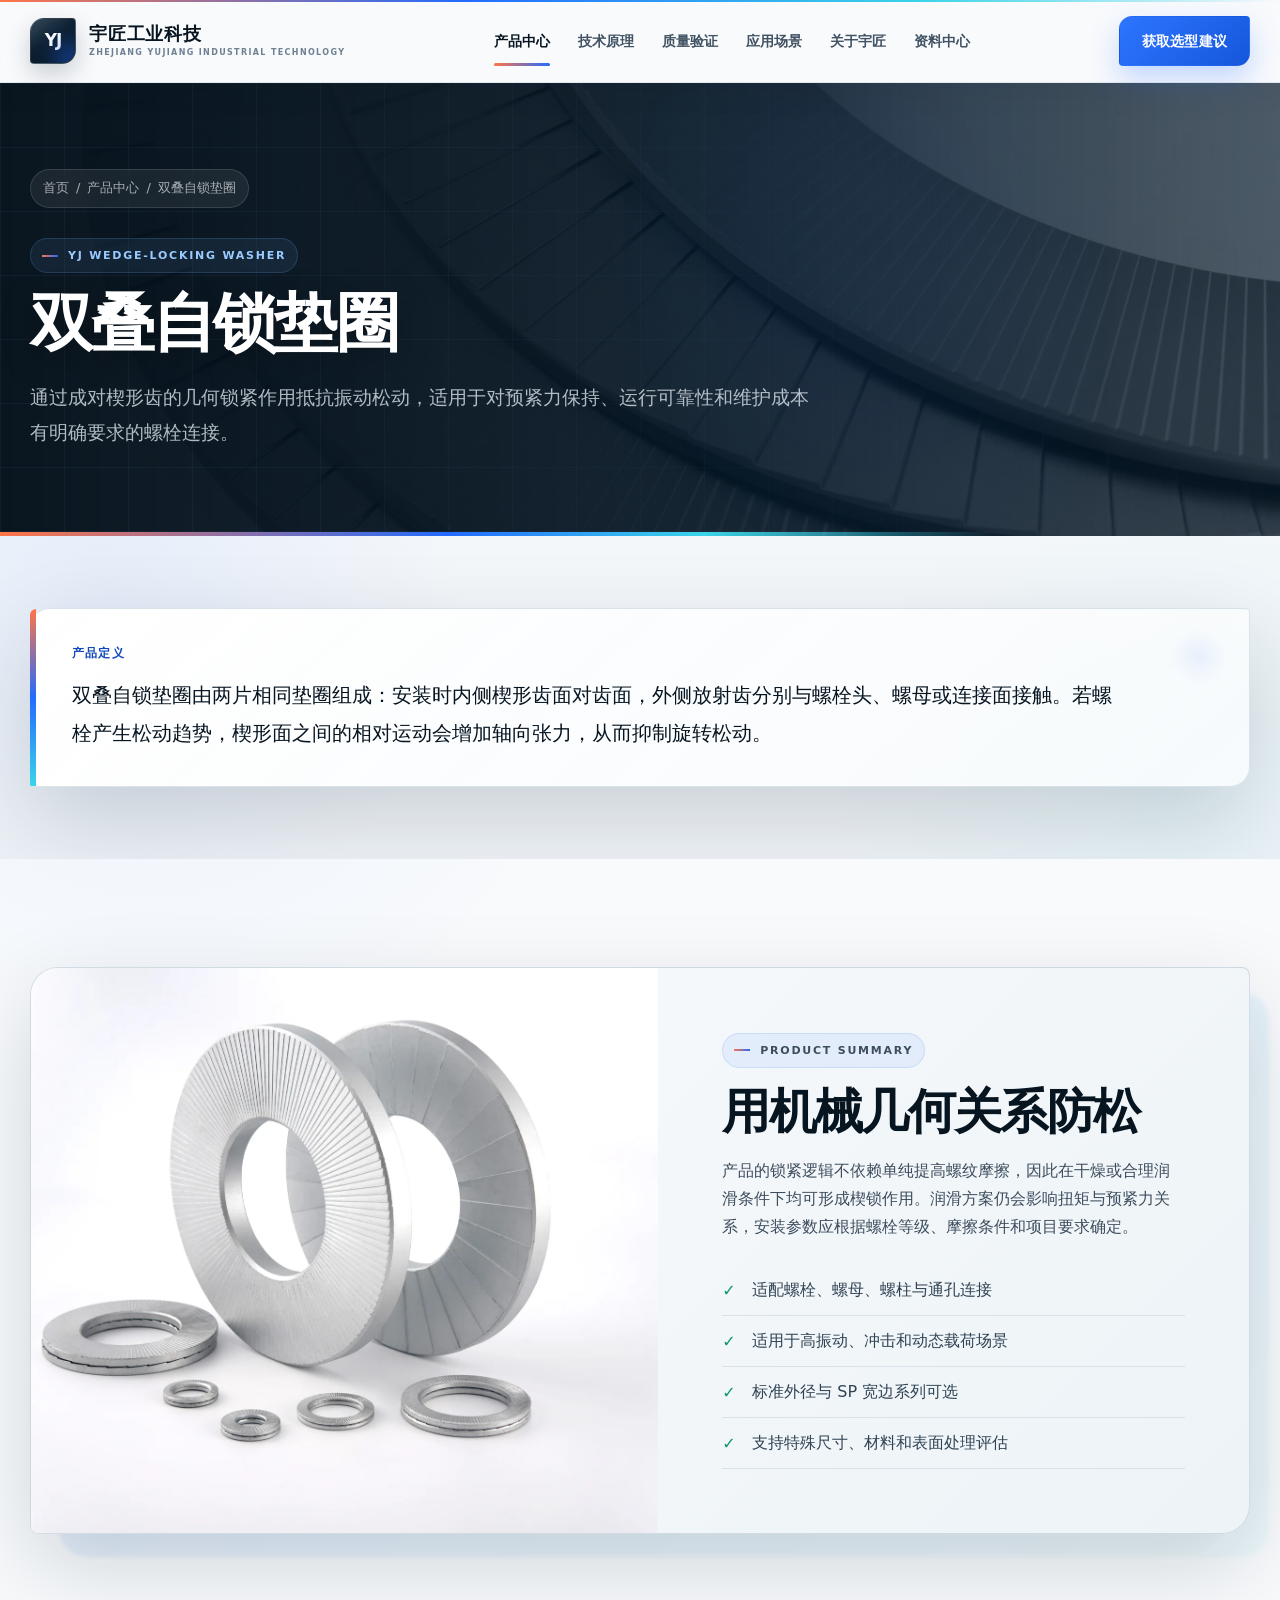
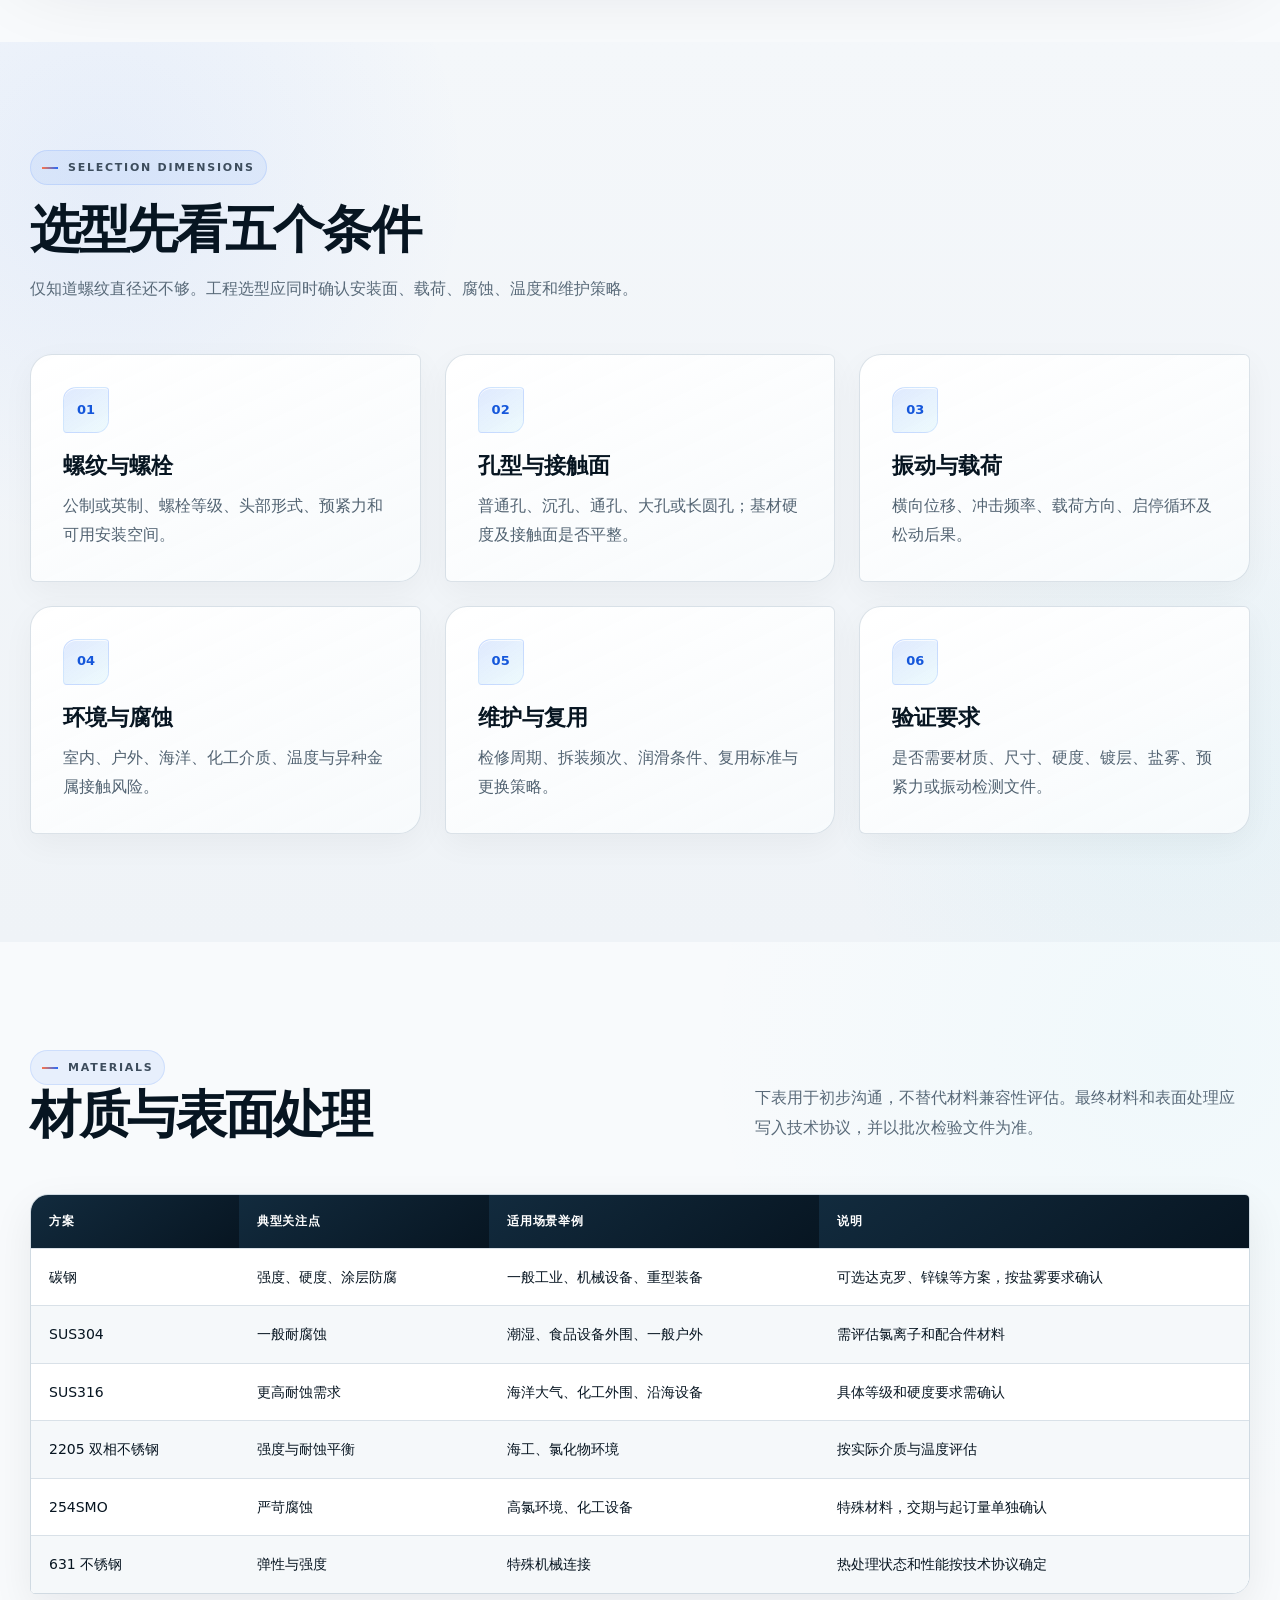
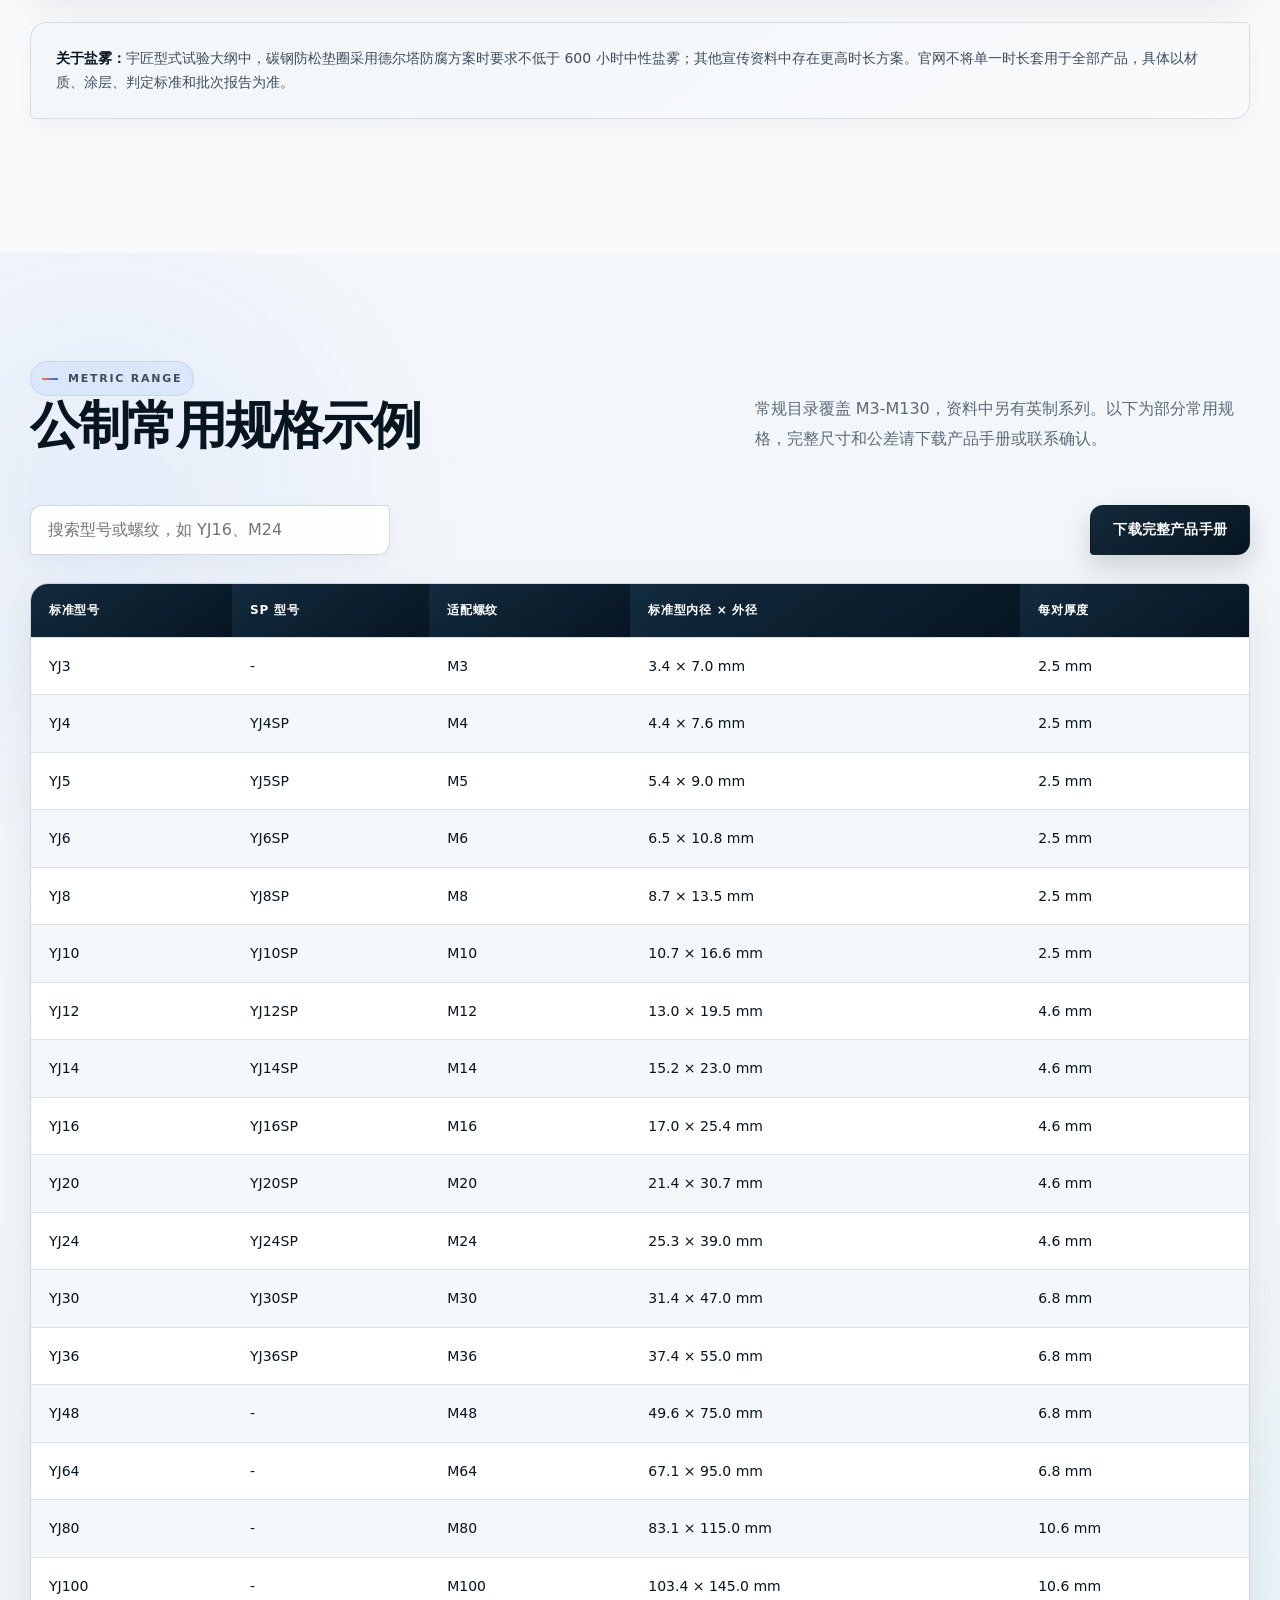
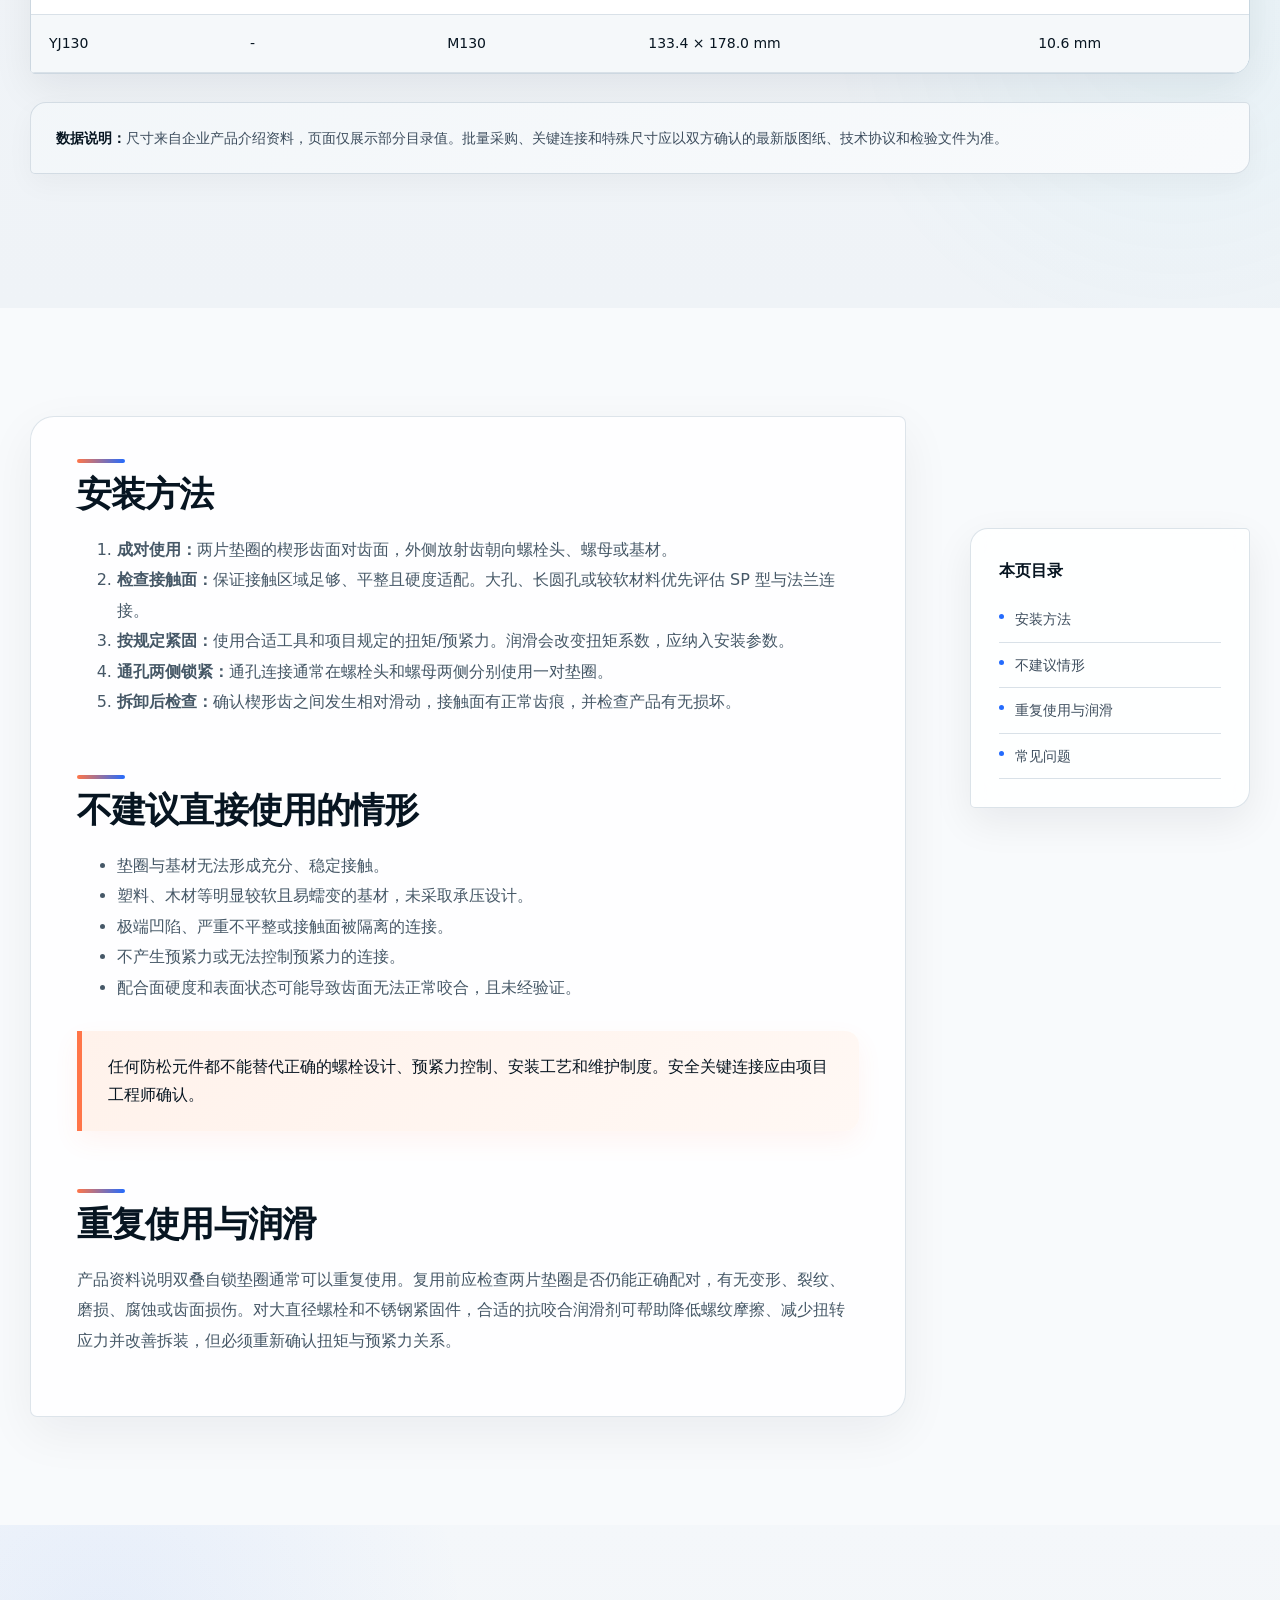
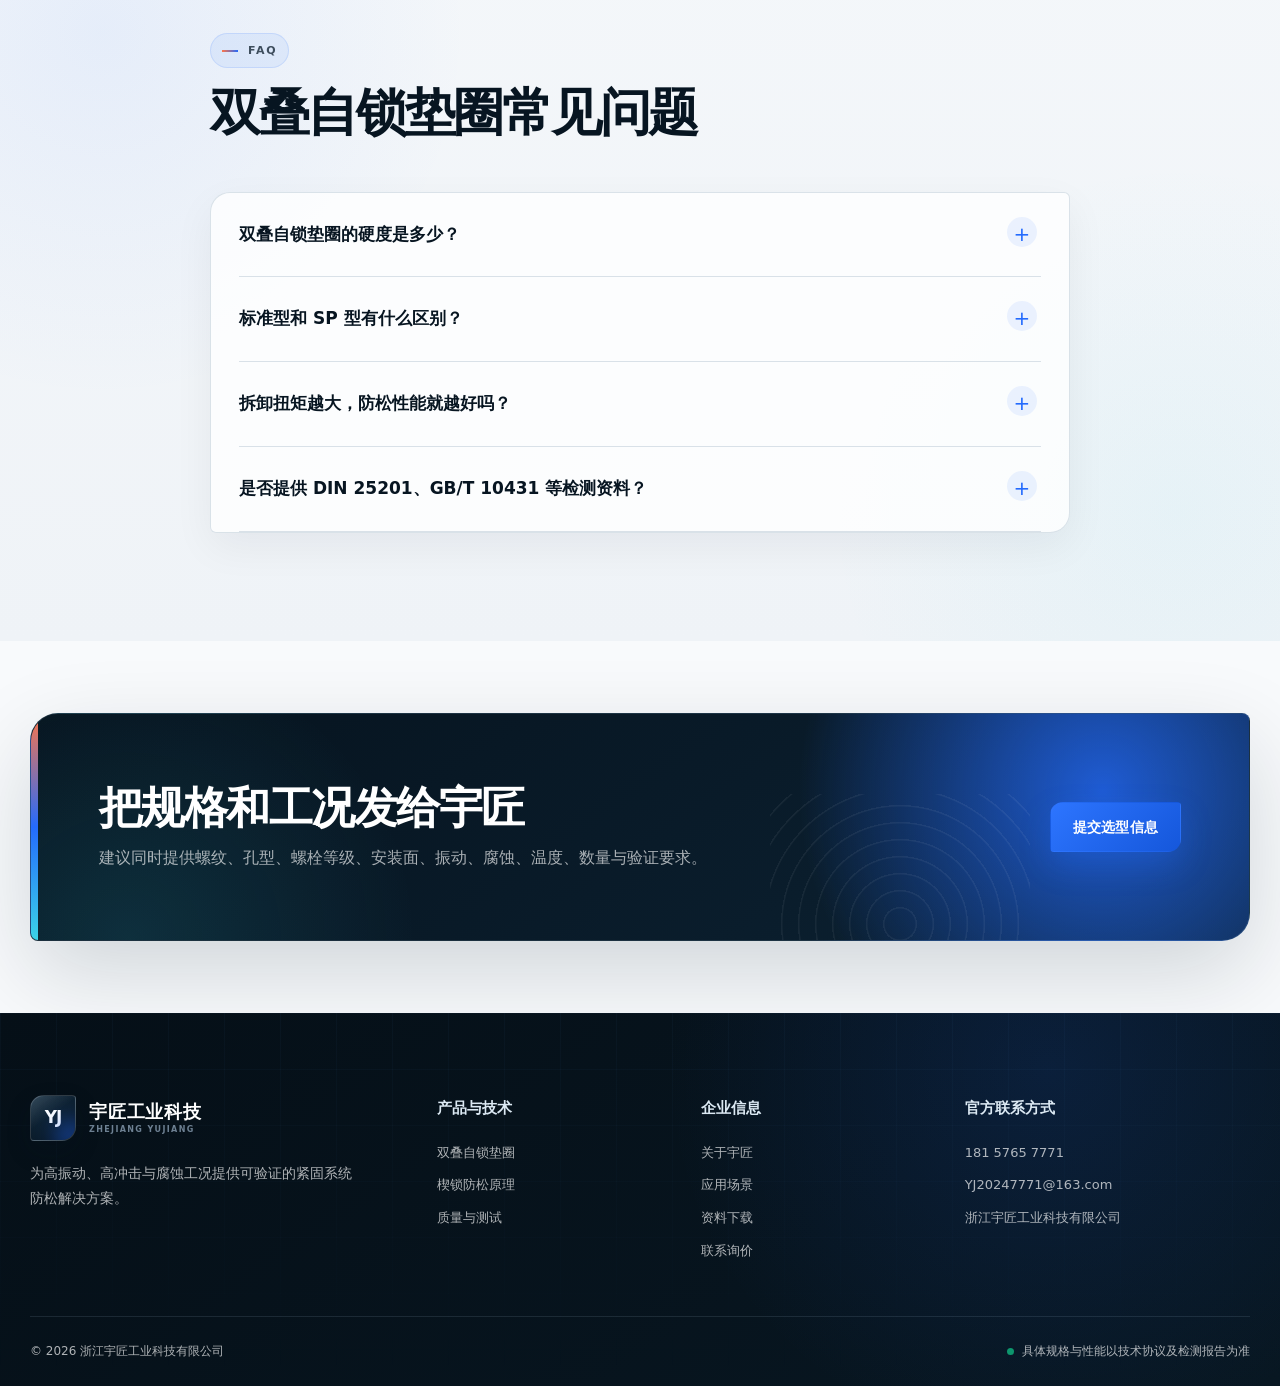
<file: products/self-locking-washer.html>
<!doctype html>
<html lang="zh-CN">
<head>
  <meta charset="utf-8">
  <meta name="viewport" content="width=device-width, initial-scale=1">
  <base href="../">
  <title>双叠自锁垫圈｜楔锁防松垫圈规格、材质与安装｜宇匠工业</title>
  <meta name="description" content="宇匠双叠自锁垫圈产品说明：楔锁防松原理、M3-M130常规规格、SP宽边系列、碳钢与不锈钢材质、安装方法、适用场景和常见问题。">
  <meta name="robots" content="index,follow,max-image-preview:large">
  <meta name="theme-color" content="#071521">
  <link rel="canonical" href="https://zjyujiang.com/products/self-locking-washer.html">
  <link rel="icon" href="assets/icons/favicon.svg" type="image/svg+xml">
  <link rel="manifest" href="site.webmanifest">
  <link rel="stylesheet" href="assets/styles.css">
  <meta property="og:type" content="product">
  <meta property="og:locale" content="zh_CN">
  <meta property="og:title" content="宇匠双叠自锁垫圈">
  <meta property="og:description" content="面向高振动和动态载荷连接的楔锁机械防松方案。">
  <meta property="og:image" content="/assets/images/wedge-detail.webp">
  <script type="application/ld+json">
  {
    "@context": "https://schema.org",
    "@graph": [
      {
        "@type": "Product",
        "@id": "/products/self-locking-washer.html#product",
        "name": "宇匠双叠自锁垫圈",
        "alternateName": ["楔锁防松垫圈", "双叠防松垫圈", "双碟防松垫圈"],
        "description": "由两片带放射齿和楔形齿的金属垫圈配对组成，用于降低振动与动态载荷工况下螺栓连接自发松动风险。",
        "image": [
          "/assets/images/wedge-detail.webp",
          "/assets/images/carbon-range.webp",
          "/assets/images/stainless-range.webp"
        ],
        "brand": {
          "@type": "Brand",
          "name": "宇匠"
        },
        "manufacturer": {
          "@type": "Organization",
          "@id": "/#organization",
          "name": "浙江宇匠工业科技有限公司",
          "telephone": "+86-181-5765-7771",
          "email": "YJ20247771@163.com"
        },
        "category": "工业紧固件 / 防松垫圈",
        "material": ["碳钢", "SUS304", "SUS316", "2205双相不锈钢", "254SMO", "631不锈钢"],
        "audience": {
          "@type": "BusinessAudience",
          "audienceType": "设备制造商、轨道交通、能源电力、重型装备、船舶与海洋工程"
        },
        "additionalProperty": [
          {"@type": "PropertyValue", "name": "常规公制范围", "value": "M3-M130"},
          {"@type": "PropertyValue", "name": "特殊尺寸", "value": "可评估至M300"},
          {"@type": "PropertyValue", "name": "结构", "value": "标准外径与SP宽边系列"},
          {"@type": "PropertyValue", "name": "适用工况", "value": "高振动、动态载荷、冲击与腐蚀环境"}
        ]
      },
      {
        "@type": "BreadcrumbList",
        "itemListElement": [
          {"@type": "ListItem", "position": 1, "name": "首页", "item": "/"},
          {"@type": "ListItem", "position": 2, "name": "产品中心", "item": "/products/self-locking-washer.html"},
          {"@type": "ListItem", "position": 3, "name": "双叠自锁垫圈", "item": "/products/self-locking-washer.html"}
        ]
      },
      {
        "@type": "FAQPage",
        "mainEntity": [
          {
            "@type": "Question",
            "name": "双叠自锁垫圈是什么？",
            "acceptedAnswer": {
              "@type": "Answer",
              "text": "双叠自锁垫圈是由两片带外侧放射齿和内侧楔形齿的金属垫圈配对组成的机械防松紧固件。安装时楔形齿面对齿面，外侧放射齿与螺栓头、螺母或基材接触。"
            }
          },
          {
            "@type": "Question",
            "name": "双叠自锁垫圈可以重复使用吗？",
            "acceptedAnswer": {
              "@type": "Answer",
              "text": "通常可以重复使用，但复用前必须检查齿面、变形、裂纹、腐蚀和其他损伤，并按关键连接的项目规范执行。"
            }
          },
          {
            "@type": "Question",
            "name": "双叠自锁垫圈有哪些材质？",
            "acceptedAnswer": {
              "@type": "Answer",
              "text": "可根据工况选择碳钢、SUS304、SUS316、2205双相不锈钢、254SMO和631不锈钢等，具体适用性需结合温度、腐蚀介质、配合材料和载荷确认。"
            }
          }
        ]
      }
    ]
  }
  </script>
</head>
<body>
  <a class="skip-link" href="#main">跳到主要内容</a>
  <header class="site-header">
    <div class="container header-inner">
      <a class="brand" href="index.html" aria-label="浙江宇匠工业科技有限公司首页">
        <span class="brand-mark" aria-hidden="true">YJ</span>
        <span class="brand-text"><strong>宇匠工业科技</strong><small>Zhejiang Yujiang Industrial Technology</small></span>
      </a>
      <nav class="site-nav" data-site-nav aria-label="主导航">
        <a href="products/self-locking-washer.html" aria-current="page">产品中心</a>
        <a href="technology.html">技术原理</a>
        <a href="quality.html">质量验证</a>
        <a href="applications.html">应用场景</a>
        <a href="about.html">关于宇匠</a>
        <a href="resources.html">资料中心</a>
      </nav>
      <div class="header-actions">
        <a class="button button-primary button-small" href="contact.html">获取选型建议</a>
        <button class="nav-toggle" type="button" data-nav-toggle aria-expanded="false" aria-label="打开或关闭导航"><span></span></button>
      </div>
    </div>
  </header>

  <main id="main">
    <section class="page-hero">
      <div class="container">
        <nav class="breadcrumbs" aria-label="面包屑">
          <a href="index.html">首页</a><span>/</span><span>产品中心</span><span>/</span><span>双叠自锁垫圈</span>
        </nav>
        <p class="eyebrow">YJ Wedge-locking Washer</p>
        <h1>双叠自锁垫圈</h1>
        <p class="lead">通过成对楔形齿的几何锁紧作用抵抗振动松动，适用于对预紧力保持、运行可靠性和维护成本有明确要求的螺栓连接。</p>
      </div>
    </section>

    <section class="section-compact section-muted">
      <div class="container">
        <div class="answer-box">
          <strong>产品定义</strong>
          <p>双叠自锁垫圈由两片相同垫圈组成：安装时内侧楔形齿面对齿面，外侧放射齿分别与螺栓头、螺母或连接面接触。若螺栓产生松动趋势，楔形面之间的相对运动会增加轴向张力，从而抑制旋转松动。</p>
        </div>
      </div>
    </section>

    <section class="section">
      <div class="container">
        <div class="feature">
          <div class="feature-media">
            <img src="assets/images/stainless-pair.webp" alt="宇匠不锈钢双叠自锁垫圈成对实拍" width="1800" height="1202">
          </div>
          <div class="feature-content">
            <div>
              <p class="eyebrow">Product Summary</p>
              <h2>用机械几何关系防松</h2>
              <p>产品的锁紧逻辑不依赖单纯提高螺纹摩擦，因此在干燥或合理润滑条件下均可形成楔锁作用。润滑方案仍会影响扭矩与预紧力关系，安装参数应根据螺栓等级、摩擦条件和项目要求确定。</p>
              <ul class="check-list">
                <li>适配螺栓、螺母、螺柱与通孔连接</li>
                <li>适用于高振动、冲击和动态载荷场景</li>
                <li>标准外径与 SP 宽边系列可选</li>
                <li>支持特殊尺寸、材料和表面处理评估</li>
              </ul>
            </div>
          </div>
        </div>
      </div>
    </section>

    <section class="section section-muted">
      <div class="container">
        <div class="section-heading">
          <p class="eyebrow">Selection Dimensions</p>
          <h2>选型先看五个条件</h2>
          <p>仅知道螺纹直径还不够。工程选型应同时确认安装面、载荷、腐蚀、温度和维护策略。</p>
        </div>
        <div class="cards cards-3">
          <article class="card"><span class="card-number">01</span><h3>螺纹与螺栓</h3><p>公制或英制、螺栓等级、头部形式、预紧力和可用安装空间。</p></article>
          <article class="card"><span class="card-number">02</span><h3>孔型与接触面</h3><p>普通孔、沉孔、通孔、大孔或长圆孔；基材硬度及接触面是否平整。</p></article>
          <article class="card"><span class="card-number">03</span><h3>振动与载荷</h3><p>横向位移、冲击频率、载荷方向、启停循环及松动后果。</p></article>
          <article class="card"><span class="card-number">04</span><h3>环境与腐蚀</h3><p>室内、户外、海洋、化工介质、温度与异种金属接触风险。</p></article>
          <article class="card"><span class="card-number">05</span><h3>维护与复用</h3><p>检修周期、拆装频次、润滑条件、复用标准与更换策略。</p></article>
          <article class="card"><span class="card-number">06</span><h3>验证要求</h3><p>是否需要材质、尺寸、硬度、镀层、盐雾、预紧力或振动检测文件。</p></article>
        </div>
      </div>
    </section>

    <section class="section">
      <div class="container">
        <div class="section-heading split">
          <div>
            <p class="eyebrow">Materials</p>
            <h2>材质与表面处理</h2>
          </div>
          <p>下表用于初步沟通，不替代材料兼容性评估。最终材料和表面处理应写入技术协议，并以批次检验文件为准。</p>
        </div>
        <div class="table-wrap">
          <table>
            <thead><tr><th>方案</th><th>典型关注点</th><th>适用场景举例</th><th>说明</th></tr></thead>
            <tbody>
              <tr><td>碳钢</td><td>强度、硬度、涂层防腐</td><td>一般工业、机械设备、重型装备</td><td>可选达克罗、锌镍等方案，按盐雾要求确认</td></tr>
              <tr><td>SUS304</td><td>一般耐腐蚀</td><td>潮湿、食品设备外围、一般户外</td><td>需评估氯离子和配合件材料</td></tr>
              <tr><td>SUS316</td><td>更高耐蚀需求</td><td>海洋大气、化工外围、沿海设备</td><td>具体等级和硬度要求需确认</td></tr>
              <tr><td>2205 双相不锈钢</td><td>强度与耐蚀平衡</td><td>海工、氯化物环境</td><td>按实际介质与温度评估</td></tr>
              <tr><td>254SMO</td><td>严苛腐蚀</td><td>高氯环境、化工设备</td><td>特殊材料，交期与起订量单独确认</td></tr>
              <tr><td>631 不锈钢</td><td>弹性与强度</td><td>特殊机械连接</td><td>热处理状态和性能按技术协议确定</td></tr>
            </tbody>
          </table>
        </div>
        <div class="notice"><strong>关于盐雾：</strong>宇匠型式试验大纲中，碳钢防松垫圈采用德尔塔防腐方案时要求不低于 600 小时中性盐雾；其他宣传资料中存在更高时长方案。官网不将单一时长套用于全部产品，具体以材质、涂层、判定标准和批次报告为准。</div>
      </div>
    </section>

    <section class="section section-muted">
      <div class="container">
        <div class="section-heading split">
          <div>
            <p class="eyebrow">Metric Range</p>
            <h2>公制常用规格示例</h2>
          </div>
          <p>常规目录覆盖 M3-M130，资料中另有英制系列。以下为部分常用规格，完整尺寸和公差请下载产品手册或联系确认。</p>
        </div>
        <div class="table-tools">
          <input type="search" data-spec-search placeholder="搜索型号或螺纹，如 YJ16、M24" aria-label="搜索规格表">
          <a class="button button-dark button-small" href="https://github.com/user-attachments/files/28796093/yujiang-locking-washer-brochure.pdf">下载完整产品手册</a>
        </div>
        <div class="table-wrap">
          <table>
            <thead>
              <tr><th>标准型号</th><th>SP 型号</th><th>适配螺纹</th><th>标准型内径 × 外径</th><th>每对厚度</th></tr>
            </thead>
            <tbody>
              <tr data-spec-row><td>YJ3</td><td>-</td><td>M3</td><td>3.4 × 7.0 mm</td><td>2.5 mm</td></tr>
              <tr data-spec-row><td>YJ4</td><td>YJ4SP</td><td>M4</td><td>4.4 × 7.6 mm</td><td>2.5 mm</td></tr>
              <tr data-spec-row><td>YJ5</td><td>YJ5SP</td><td>M5</td><td>5.4 × 9.0 mm</td><td>2.5 mm</td></tr>
              <tr data-spec-row><td>YJ6</td><td>YJ6SP</td><td>M6</td><td>6.5 × 10.8 mm</td><td>2.5 mm</td></tr>
              <tr data-spec-row><td>YJ8</td><td>YJ8SP</td><td>M8</td><td>8.7 × 13.5 mm</td><td>2.5 mm</td></tr>
              <tr data-spec-row><td>YJ10</td><td>YJ10SP</td><td>M10</td><td>10.7 × 16.6 mm</td><td>2.5 mm</td></tr>
              <tr data-spec-row><td>YJ12</td><td>YJ12SP</td><td>M12</td><td>13.0 × 19.5 mm</td><td>4.6 mm</td></tr>
              <tr data-spec-row><td>YJ14</td><td>YJ14SP</td><td>M14</td><td>15.2 × 23.0 mm</td><td>4.6 mm</td></tr>
              <tr data-spec-row><td>YJ16</td><td>YJ16SP</td><td>M16</td><td>17.0 × 25.4 mm</td><td>4.6 mm</td></tr>
              <tr data-spec-row><td>YJ20</td><td>YJ20SP</td><td>M20</td><td>21.4 × 30.7 mm</td><td>4.6 mm</td></tr>
              <tr data-spec-row><td>YJ24</td><td>YJ24SP</td><td>M24</td><td>25.3 × 39.0 mm</td><td>4.6 mm</td></tr>
              <tr data-spec-row><td>YJ30</td><td>YJ30SP</td><td>M30</td><td>31.4 × 47.0 mm</td><td>6.8 mm</td></tr>
              <tr data-spec-row><td>YJ36</td><td>YJ36SP</td><td>M36</td><td>37.4 × 55.0 mm</td><td>6.8 mm</td></tr>
              <tr data-spec-row><td>YJ48</td><td>-</td><td>M48</td><td>49.6 × 75.0 mm</td><td>6.8 mm</td></tr>
              <tr data-spec-row><td>YJ64</td><td>-</td><td>M64</td><td>67.1 × 95.0 mm</td><td>6.8 mm</td></tr>
              <tr data-spec-row><td>YJ80</td><td>-</td><td>M80</td><td>83.1 × 115.0 mm</td><td>10.6 mm</td></tr>
              <tr data-spec-row><td>YJ100</td><td>-</td><td>M100</td><td>103.4 × 145.0 mm</td><td>10.6 mm</td></tr>
              <tr data-spec-row><td>YJ130</td><td>-</td><td>M130</td><td>133.4 × 178.0 mm</td><td>10.6 mm</td></tr>
              <tr data-no-results hidden><td colspan="5">未找到匹配规格，请联系宇匠确认特殊尺寸。</td></tr>
            </tbody>
          </table>
        </div>
        <div class="notice"><strong>数据说明：</strong>尺寸来自企业产品介绍资料，页面仅展示部分目录值。批量采购、关键连接和特殊尺寸应以双方确认的最新版图纸、技术协议和检验文件为准。</div>
      </div>
    </section>

    <section class="section">
      <div class="container content-layout">
        <article class="prose">
          <h2 id="install">安装方法</h2>
          <ol>
            <li><strong>成对使用：</strong>两片垫圈的楔形齿面对齿面，外侧放射齿朝向螺栓头、螺母或基材。</li>
            <li><strong>检查接触面：</strong>保证接触区域足够、平整且硬度适配。大孔、长圆孔或较软材料优先评估 SP 型与法兰连接。</li>
            <li><strong>按规定紧固：</strong>使用合适工具和项目规定的扭矩/预紧力。润滑会改变扭矩系数，应纳入安装参数。</li>
            <li><strong>通孔两侧锁紧：</strong>通孔连接通常在螺栓头和螺母两侧分别使用一对垫圈。</li>
            <li><strong>拆卸后检查：</strong>确认楔形齿之间发生相对滑动，接触面有正常齿痕，并检查产品有无损坏。</li>
          </ol>

          <h2 id="avoid">不建议直接使用的情形</h2>
          <ul>
            <li>垫圈与基材无法形成充分、稳定接触。</li>
            <li>塑料、木材等明显较软且易蠕变的基材，未采取承压设计。</li>
            <li>极端凹陷、严重不平整或接触面被隔离的连接。</li>
            <li>不产生预紧力或无法控制预紧力的连接。</li>
            <li>配合面硬度和表面状态可能导致齿面无法正常咬合，且未经验证。</li>
          </ul>
          <blockquote>任何防松元件都不能替代正确的螺栓设计、预紧力控制、安装工艺和维护制度。安全关键连接应由项目工程师确认。</blockquote>

          <h2 id="reuse">重复使用与润滑</h2>
          <p>产品资料说明双叠自锁垫圈通常可以重复使用。复用前应检查两片垫圈是否仍能正确配对，有无变形、裂纹、磨损、腐蚀或齿面损伤。对大直径螺栓和不锈钢紧固件，合适的抗咬合润滑剂可帮助降低螺纹摩擦、减少扭转应力并改善拆装，但必须重新确认扭矩与预紧力关系。</p>
        </article>
        <aside class="toc" aria-label="本页目录">
          <strong>本页目录</strong>
          <a href="#install">安装方法</a>
          <a href="#avoid">不建议情形</a>
          <a href="#reuse">重复使用与润滑</a>
          <a href="#faq">常见问题</a>
        </aside>
      </div>
    </section>

    <section class="section section-muted" id="faq">
      <div class="narrow">
        <div class="section-heading">
          <p class="eyebrow">FAQ</p>
          <h2>双叠自锁垫圈常见问题</h2>
        </div>
        <div class="faq-list">
          <details>
            <summary>双叠自锁垫圈的硬度是多少？</summary>
            <p>硬度与材料和热处理方案有关。企业资料给出的常见参考包括碳钢约 HRC40、不锈钢约 HV400；型式试验大纲对特定不锈钢方案提出表面硬度不低于 520HV 的要求。采购时应以具体型号、材质和检验报告为准。</p>
          </details>
          <details>
            <summary>标准型和 SP 型有什么区别？</summary>
            <p>SP 型具有更大的外径，可扩大承压与接触面积，常用于大孔、长圆孔、法兰面或较软基材的连接设计。是否必须使用 SP 型仍需结合孔径、安装面和载荷确认。</p>
          </details>
          <details>
            <summary>拆卸扭矩越大，防松性能就越好吗？</summary>
            <p>不能这样判断。楔锁垫圈并非依靠单纯增大摩擦锁紧，拆卸扭矩可能低于拧紧扭矩。更合理的评价包括预紧力保持、楔形面滑动特征、接触齿痕和规定振动试验。</p>
          </details>
          <details>
            <summary>是否提供 DIN 25201、GB/T 10431 等检测资料？</summary>
            <p>企业资料库中包含相关标准的检测文件。对外提供前需要按具体型号、材质、报告版本和项目用途核对，联系销售可申请对应资料。</p>
          </details>
        </div>
      </div>
    </section>

    <section class="section-compact">
      <div class="container">
        <div class="cta">
          <div class="cta-inner">
            <div><h2>把规格和工况发给宇匠</h2><p>建议同时提供螺纹、孔型、螺栓等级、安装面、振动、腐蚀、温度、数量与验证要求。</p></div>
            <a class="button button-primary" href="contact.html">提交选型信息</a>
          </div>
        </div>
      </div>
    </section>
  </main>

  <footer class="site-footer">
    <div class="container">
      <div class="footer-grid">
        <div class="footer-brand"><a class="brand" href="index.html"><span class="brand-mark" aria-hidden="true">YJ</span><span class="brand-text"><strong>宇匠工业科技</strong><small>Zhejiang Yujiang</small></span></a><p>为高振动、高冲击与腐蚀工况提供可验证的紧固系统防松解决方案。</p></div>
        <div class="footer-column"><strong>产品与技术</strong><a href="products/self-locking-washer.html">双叠自锁垫圈</a><a href="technology.html">楔锁防松原理</a><a href="quality.html">质量与测试</a></div>
        <div class="footer-column"><strong>企业信息</strong><a href="about.html">关于宇匠</a><a href="applications.html">应用场景</a><a href="resources.html">资料下载</a><a href="contact.html">联系询价</a></div>
        <div class="footer-column"><strong>官方联系方式</strong><a href="tel:+8618157657771">181 5765 7771</a><a href="mailto:YJ20247771@163.com">YJ20247771@163.com</a><span>浙江宇匠工业科技有限公司</span></div>
      </div>
      <div class="footer-bottom"><span>© <span data-year>2026</span> 浙江宇匠工业科技有限公司</span><span class="source-note">具体规格与性能以技术协议及检测报告为准</span></div>
    </div>
  </footer>
  <script src="assets/site.js" defer></script>
</body>
</html>
</file>
<file: assets/styles.css>
:root {
  --ink: #071521;
  --ink-2: #0d2132;
  --ink-soft: #3d4d5d;
  --paper: #f2f5f8;
  --white: #ffffff;
  --line: #d9e1e8;
  --steel: #748697;
  --blue: #246bfd;
  --blue-dark: #1249bc;
  --blue-light: #74b5ff;
  --cyan: #3bd4e8;
  --orange: #ff7548;
  --orange-soft: #fff0e9;
  --green: #0d966d;
  --shadow: 0 18px 60px rgba(8, 29, 46, 0.1);
  --shadow-lg: 0 32px 90px rgba(5, 24, 39, 0.16);
  --radius: 24px;
  --container: 1220px;
}

* {
  box-sizing: border-box;
}

html {
  scroll-behavior: smooth;
}

body {
  margin: 0;
  color: var(--ink);
  background:
    radial-gradient(circle at 12% 8%, rgba(36, 107, 253, 0.055), transparent 28rem),
    radial-gradient(circle at 92% 34%, rgba(59, 212, 232, 0.045), transparent 30rem),
    #f8fafc;
  font-family: Inter, "HarmonyOS Sans SC", "PingFang SC", "Noto Sans SC", "Microsoft YaHei", system-ui, sans-serif;
  font-size: 16px;
  line-height: 1.75;
  text-rendering: optimizeLegibility;
  -webkit-font-smoothing: antialiased;
}

body.nav-open {
  overflow: hidden;
}

img,
svg {
  display: block;
  max-width: 100%;
}

a {
  color: inherit;
  text-decoration: none;
}

button,
input,
select,
textarea {
  font: inherit;
}

button,
.button {
  cursor: pointer;
}

::selection {
  color: var(--white);
  background: var(--blue);
}

.skip-link {
  position: fixed;
  z-index: 1000;
  top: 10px;
  left: 10px;
  padding: 10px 16px;
  color: var(--white);
  background: var(--ink);
  border-radius: 8px;
  transform: translateY(-150%);
}

.skip-link:focus {
  transform: translateY(0);
}

.container {
  width: min(calc(100% - 40px), var(--container));
  margin-inline: auto;
}

.narrow {
  width: min(calc(100% - 40px), 820px);
  margin-inline: auto;
}

.site-header {
  position: sticky;
  z-index: 100;
  top: 0;
  background: rgba(255, 255, 255, 0.94);
  border-bottom: 1px solid rgba(219, 225, 229, 0.82);
  backdrop-filter: blur(18px);
}

.header-inner {
  display: flex;
  min-height: 76px;
  align-items: center;
  justify-content: space-between;
  gap: 28px;
}

.brand {
  display: inline-flex;
  flex: 0 0 auto;
  align-items: center;
  gap: 12px;
}

.brand-mark {
  display: grid;
  width: 42px;
  height: 42px;
  place-items: center;
  color: var(--white);
  background: var(--ink);
  border-radius: 11px 2px 11px 2px;
  font-size: 18px;
  font-weight: 900;
  letter-spacing: -1px;
}

.brand-text {
  display: grid;
  line-height: 1.08;
}

.brand-text strong {
  font-size: 17px;
  letter-spacing: 0.06em;
}

.brand-text small {
  margin-top: 5px;
  color: var(--steel);
  font-size: 9px;
  letter-spacing: 0.13em;
  text-transform: uppercase;
}

.site-nav {
  display: flex;
  align-items: center;
  gap: 24px;
}

.site-nav a {
  position: relative;
  color: var(--ink-soft);
  font-size: 14px;
  font-weight: 650;
  white-space: nowrap;
}

.site-nav a::after {
  position: absolute;
  right: 0;
  bottom: -9px;
  left: 0;
  height: 2px;
  background: var(--orange);
  content: "";
  transform: scaleX(0);
  transform-origin: center;
  transition: transform 180ms ease;
}

.site-nav a:hover,
.site-nav a[aria-current="page"] {
  color: var(--ink);
}

.site-nav a:hover::after,
.site-nav a[aria-current="page"]::after {
  transform: scaleX(1);
}

.header-actions {
  display: flex;
  align-items: center;
  gap: 10px;
}

.nav-toggle {
  display: none;
  width: 44px;
  height: 44px;
  padding: 0;
  border: 1px solid var(--line);
  background: var(--white);
  border-radius: 10px;
}

.nav-toggle span,
.nav-toggle::before,
.nav-toggle::after {
  display: block;
  width: 20px;
  height: 2px;
  margin: 4px auto;
  background: var(--ink);
  content: "";
  transition: transform 180ms ease, opacity 180ms ease;
}

.nav-open .nav-toggle span {
  opacity: 0;
}

.nav-open .nav-toggle::before {
  transform: translateY(6px) rotate(45deg);
}

.nav-open .nav-toggle::after {
  transform: translateY(-6px) rotate(-45deg);
}

.button {
  display: inline-flex;
  min-height: 48px;
  align-items: center;
  justify-content: center;
  gap: 9px;
  padding: 0 20px;
  border: 1px solid transparent;
  border-radius: 10px 2px 10px 2px;
  font-size: 14px;
  font-weight: 750;
  transition: transform 180ms ease, box-shadow 180ms ease, background 180ms ease;
}

.button:hover {
  transform: translateY(-2px);
}

.button-primary {
  color: var(--white);
  background: var(--blue);
  box-shadow: 0 10px 24px rgba(21, 94, 239, 0.2);
}

.button-primary:hover {
  background: var(--blue-dark);
  box-shadow: 0 13px 30px rgba(21, 94, 239, 0.28);
}

.button-dark {
  color: var(--white);
  background: var(--ink);
}

.button-ghost {
  color: var(--ink);
  background: var(--white);
  border-color: var(--line);
}

.button-small {
  min-height: 42px;
  padding-inline: 16px;
}

.hero {
  position: relative;
  overflow: hidden;
  padding: 72px 0 82px;
  background:
    linear-gradient(90deg, rgba(16, 24, 32, 0.96) 0%, rgba(16, 24, 32, 0.88) 42%, rgba(16, 24, 32, 0.16) 70%),
    url("images/hero-washers.webp") center / cover no-repeat;
}

.hero::after {
  position: absolute;
  inset: auto 0 0;
  height: 5px;
  background: linear-gradient(90deg, var(--orange) 0 18%, var(--blue) 18% 48%, transparent 48%);
  content: "";
}

.hero-content {
  position: relative;
  z-index: 1;
  max-width: 690px;
  color: var(--white);
}

.eyebrow {
  display: inline-flex;
  align-items: center;
  gap: 10px;
  margin: 0 0 18px;
  color: var(--blue);
  font-size: 13px;
  font-weight: 800;
  letter-spacing: 0.13em;
  text-transform: uppercase;
}

.eyebrow::before {
  width: 24px;
  height: 2px;
  background: currentColor;
  content: "";
}

.hero .eyebrow {
  color: #80aaff;
}

.hero h1,
.page-hero h1 {
  margin: 0;
  font-size: clamp(42px, 6vw, 74px);
  line-height: 1.07;
  letter-spacing: -0.045em;
}

.hero .lead {
  max-width: 640px;
  margin: 24px 0 0;
  color: rgba(255, 255, 255, 0.83);
  font-size: clamp(17px, 2vw, 21px);
}

.hero-actions {
  display: flex;
  flex-wrap: wrap;
  gap: 12px;
  margin-top: 32px;
}

.hero .button-ghost {
  color: var(--white);
  background: rgba(255, 255, 255, 0.08);
  border-color: rgba(255, 255, 255, 0.3);
}

.hero-facts {
  display: grid;
  max-width: 760px;
  margin: 54px 0 0;
  grid-template-columns: repeat(3, minmax(0, 1fr));
  border-top: 1px solid rgba(255, 255, 255, 0.22);
}

.hero-fact {
  padding: 20px 24px 0 0;
}

.hero-fact strong {
  display: block;
  font-size: 25px;
}

.hero-fact span {
  color: rgba(255, 255, 255, 0.62);
  font-size: 13px;
}

.page-hero {
  padding: 72px 0;
  color: var(--white);
  background:
    radial-gradient(circle at 78% 18%, rgba(21, 94, 239, 0.34), transparent 30%),
    var(--ink);
}

.page-hero h1 {
  max-width: 800px;
  font-size: clamp(38px, 5vw, 62px);
}

.page-hero .lead {
  max-width: 760px;
  margin: 22px 0 0;
  color: rgba(255, 255, 255, 0.72);
  font-size: 19px;
}

.breadcrumbs {
  display: flex;
  flex-wrap: wrap;
  gap: 7px;
  margin-bottom: 26px;
  color: rgba(255, 255, 255, 0.62);
  font-size: 13px;
}

.breadcrumbs a:hover {
  color: var(--white);
}

.section {
  padding: 92px 0;
}

.section-compact {
  padding: 64px 0;
}

.section-muted {
  background: var(--paper);
}

.section-dark {
  color: var(--white);
  background: var(--ink);
}

.section-heading {
  display: grid;
  margin-bottom: 42px;
  gap: 12px;
}

.section-heading.split {
  align-items: end;
  grid-template-columns: 1fr 0.75fr;
}

.section-heading h2 {
  max-width: 790px;
  margin: 0;
  font-size: clamp(31px, 4vw, 50px);
  line-height: 1.18;
  letter-spacing: -0.035em;
}

.section-heading p {
  max-width: 680px;
  margin: 0;
  color: var(--ink-soft);
}

.section-dark .section-heading p {
  color: rgba(255, 255, 255, 0.65);
}

.answer-box {
  display: grid;
  padding: 30px;
  background: var(--white);
  border: 1px solid var(--line);
  border-left: 5px solid var(--blue);
  border-radius: 3px var(--radius) var(--radius) 3px;
  box-shadow: var(--shadow);
  gap: 12px;
}

.answer-box strong {
  color: var(--blue);
  font-size: 13px;
  letter-spacing: 0.1em;
  text-transform: uppercase;
}

.answer-box p {
  margin: 0;
  color: var(--ink);
  font-size: 19px;
}

.cards {
  display: grid;
  gap: 22px;
}

.cards-2 {
  grid-template-columns: repeat(2, minmax(0, 1fr));
}

.cards-3 {
  grid-template-columns: repeat(3, minmax(0, 1fr));
}

.cards-4 {
  grid-template-columns: repeat(4, minmax(0, 1fr));
}

.card {
  padding: 28px;
  background: var(--white);
  border: 1px solid var(--line);
  border-radius: var(--radius);
  transition: transform 180ms ease, box-shadow 180ms ease, border 180ms ease;
}

a.card:hover {
  border-color: rgba(21, 94, 239, 0.25);
  box-shadow: var(--shadow);
  transform: translateY(-4px);
}

.card-number {
  display: inline-grid;
  width: 42px;
  height: 42px;
  margin-bottom: 18px;
  place-items: center;
  color: var(--blue);
  background: #eaf0ff;
  border-radius: 10px 2px 10px 2px;
  font-size: 13px;
  font-weight: 850;
}

.card h3 {
  margin: 0 0 10px;
  font-size: 21px;
  line-height: 1.35;
}

.card p {
  margin: 0;
  color: var(--ink-soft);
}

.card-link {
  display: inline-flex;
  margin-top: 20px;
  align-items: center;
  color: var(--blue);
  font-size: 14px;
  font-weight: 750;
}

.card-link::after {
  margin-left: 7px;
  content: "→";
}

.feature {
  display: grid;
  overflow: hidden;
  background: var(--paper);
  border: 1px solid var(--line);
  border-radius: 28px;
  grid-template-columns: 1.03fr 0.97fr;
}

.feature-media {
  min-height: 480px;
}

.feature-media img {
  width: 100%;
  height: 100%;
  object-fit: cover;
}

.feature-content {
  display: flex;
  align-items: center;
  padding: 56px;
}

.feature-content h2 {
  margin: 0 0 18px;
  font-size: clamp(31px, 4vw, 48px);
  line-height: 1.15;
  letter-spacing: -0.035em;
}

.feature-content p {
  color: var(--ink-soft);
}

.check-list,
.plain-list {
  padding: 0;
  margin: 24px 0 0;
  list-style: none;
}

.check-list li {
  position: relative;
  padding: 9px 0 9px 30px;
  border-bottom: 1px solid var(--line);
}

.check-list li::before {
  position: absolute;
  top: 10px;
  left: 0;
  color: var(--green);
  content: "✓";
  font-weight: 900;
}

.plain-list li {
  padding: 10px 0;
  border-bottom: 1px solid var(--line);
}

.stat-strip {
  display: grid;
  padding: 0;
  margin: 0;
  list-style: none;
  grid-template-columns: repeat(4, minmax(0, 1fr));
}

.stat-strip li {
  padding: 32px 28px;
  border-right: 1px solid var(--line);
}

.stat-strip li:last-child {
  border-right: 0;
}

.stat-strip strong {
  display: block;
  color: var(--blue);
  font-size: 30px;
  line-height: 1.1;
}

.stat-strip span {
  display: block;
  margin-top: 8px;
  color: var(--ink-soft);
  font-size: 13px;
}

.proof-grid {
  display: grid;
  gap: 1px;
  background: rgba(255, 255, 255, 0.17);
  grid-template-columns: repeat(4, minmax(0, 1fr));
}

.proof-item {
  min-height: 240px;
  padding: 34px;
  background: var(--ink);
}

.proof-item small {
  color: #80aaff;
  font-weight: 800;
  letter-spacing: 0.1em;
}

.proof-item h3 {
  margin: 26px 0 10px;
  font-size: 21px;
}

.proof-item p {
  margin: 0;
  color: rgba(255, 255, 255, 0.6);
  font-size: 14px;
}

.media-grid {
  display: grid;
  gap: 16px;
  grid-template-columns: 1.2fr 0.8fr 0.8fr;
}

.media-grid figure {
  position: relative;
  min-height: 300px;
  overflow: hidden;
  margin: 0;
  background: var(--paper);
  border-radius: 18px;
}

.media-grid figure:first-child {
  grid-row: span 2;
}

.media-grid img {
  width: 100%;
  height: 100%;
  object-fit: cover;
  transition: transform 350ms ease;
}

.media-grid figure:hover img {
  transform: scale(1.03);
}

.media-grid figcaption {
  position: absolute;
  right: 14px;
  bottom: 14px;
  left: 14px;
  padding: 10px 13px;
  color: var(--white);
  background: rgba(16, 24, 32, 0.78);
  border-radius: 8px;
  font-size: 13px;
  backdrop-filter: blur(8px);
}

.application-grid {
  display: grid;
  gap: 14px;
  grid-template-columns: repeat(4, minmax(0, 1fr));
}

.application {
  min-height: 220px;
  padding: 28px;
  background:
    linear-gradient(145deg, rgba(21, 94, 239, 0.08), transparent 55%),
    var(--white);
  border: 1px solid var(--line);
  border-radius: 18px;
}

.application strong {
  display: block;
  margin-bottom: 12px;
  font-size: 20px;
}

.application p {
  margin: 0;
  color: var(--ink-soft);
  font-size: 14px;
}

.tag-list {
  display: flex;
  flex-wrap: wrap;
  gap: 8px;
  padding: 0;
  margin: 20px 0 0;
  list-style: none;
}

.tag-list li {
  padding: 6px 10px;
  color: var(--blue-dark);
  background: #eaf0ff;
  border-radius: 999px;
  font-size: 12px;
  font-weight: 700;
}

.content-layout {
  display: grid;
  align-items: start;
  gap: 56px;
  grid-template-columns: minmax(0, 1fr) 280px;
}

.prose {
  color: var(--ink-soft);
}

.prose h2,
.prose h3 {
  color: var(--ink);
  line-height: 1.25;
  scroll-margin-top: 110px;
}

.prose h2 {
  margin: 58px 0 18px;
  font-size: 34px;
  letter-spacing: -0.025em;
}

.prose h2:first-child {
  margin-top: 0;
}

.prose h3 {
  margin: 34px 0 12px;
  font-size: 22px;
}

.prose p,
.prose ul,
.prose ol {
  margin: 0 0 18px;
}

.prose a {
  color: var(--blue);
  text-decoration: underline;
  text-underline-offset: 3px;
}

.prose blockquote {
  padding: 22px 26px;
  margin: 28px 0;
  color: var(--ink);
  background: var(--orange-soft);
  border-left: 4px solid var(--orange);
  border-radius: 0 14px 14px 0;
}

.prose .answer-box {
  margin: 0 0 42px;
}

.toc {
  position: sticky;
  top: 104px;
  padding: 24px;
  background: var(--paper);
  border: 1px solid var(--line);
  border-radius: 16px;
}

.toc strong {
  display: block;
  margin-bottom: 12px;
}

.toc a {
  display: block;
  padding: 8px 0;
  color: var(--ink-soft);
  border-bottom: 1px solid var(--line);
  font-size: 14px;
}

.toc a:hover {
  color: var(--blue);
}

.table-wrap {
  overflow-x: auto;
  margin: 28px 0;
  border: 1px solid var(--line);
  border-radius: 14px;
}

table {
  width: 100%;
  border-collapse: collapse;
  background: var(--white);
  font-size: 14px;
}

th,
td {
  padding: 14px 16px;
  text-align: left;
  border-bottom: 1px solid var(--line);
  white-space: nowrap;
}

th {
  color: var(--white);
  background: var(--ink);
  font-size: 12px;
  letter-spacing: 0.06em;
}

tbody tr:last-child td {
  border-bottom: 0;
}

tbody tr:hover td {
  background: #f7f9ff;
}

.table-tools {
  display: flex;
  align-items: center;
  justify-content: space-between;
  gap: 16px;
  margin-top: 28px;
}

.table-tools input {
  width: min(100%, 360px);
  min-height: 46px;
  padding: 0 14px;
  border: 1px solid var(--line);
  border-radius: 9px;
  outline: none;
}

.table-tools input:focus {
  border-color: var(--blue);
  box-shadow: 0 0 0 4px rgba(21, 94, 239, 0.1);
}

.notice {
  padding: 20px 22px;
  margin: 26px 0;
  color: var(--ink-soft);
  background: var(--paper);
  border: 1px solid var(--line);
  border-radius: 14px;
  font-size: 14px;
}

.notice strong {
  color: var(--ink);
}

.evidence {
  display: grid;
  padding: 24px;
  background: var(--white);
  border: 1px solid var(--line);
  border-radius: 16px;
  gap: 10px;
}

.evidence-top {
  display: flex;
  align-items: center;
  justify-content: space-between;
  gap: 12px;
}

.evidence-label {
  padding: 4px 9px;
  color: var(--green);
  background: #e7f7f1;
  border-radius: 999px;
  font-size: 11px;
  font-weight: 800;
}

.evidence h3 {
  margin: 0;
  font-size: 18px;
}

.evidence p {
  margin: 0;
  color: var(--ink-soft);
  font-size: 14px;
}

.faq-list {
  display: grid;
  border-top: 1px solid var(--line);
}

.faq-list details {
  border-bottom: 1px solid var(--line);
}

.faq-list summary {
  position: relative;
  padding: 24px 46px 24px 0;
  cursor: pointer;
  font-size: 18px;
  font-weight: 750;
  list-style: none;
}

.faq-list summary::-webkit-details-marker {
  display: none;
}

.faq-list summary::after {
  position: absolute;
  top: 22px;
  right: 4px;
  color: var(--blue);
  content: "+";
  font-size: 25px;
  font-weight: 400;
}

.faq-list details[open] summary::after {
  content: "−";
}

.faq-list details p {
  max-width: 820px;
  padding: 0 0 24px;
  margin: 0;
  color: var(--ink-soft);
}

.download {
  display: grid;
  align-items: center;
  padding: 24px;
  background: var(--white);
  border: 1px solid var(--line);
  border-radius: 16px;
  gap: 20px;
  grid-template-columns: 50px 1fr auto;
}

.download-icon {
  display: grid;
  width: 50px;
  height: 50px;
  place-items: center;
  color: var(--white);
  background: var(--orange);
  border-radius: 12px 3px 12px 3px;
  font-size: 12px;
  font-weight: 900;
}

.download h3 {
  margin: 0;
  font-size: 17px;
}

.download p {
  margin: 4px 0 0;
  color: var(--ink-soft);
  font-size: 13px;
}

.contact-grid {
  display: grid;
  gap: 48px;
  grid-template-columns: 0.82fr 1.18fr;
}

.contact-panel {
  padding: 34px;
  color: var(--white);
  background: var(--ink);
  border-radius: 22px;
}

.contact-panel h2 {
  margin-top: 0;
  font-size: 32px;
}

.contact-item {
  padding: 20px 0;
  border-bottom: 1px solid rgba(255, 255, 255, 0.15);
}

.contact-item small {
  display: block;
  color: rgba(255, 255, 255, 0.55);
}

.contact-item a {
  display: inline-block;
  margin-top: 4px;
  font-size: 19px;
  font-weight: 750;
}

.contact-form {
  display: grid;
  gap: 18px;
}

.form-row {
  display: grid;
  gap: 18px;
  grid-template-columns: repeat(2, minmax(0, 1fr));
}

.field {
  display: grid;
  gap: 7px;
}

.field label {
  font-size: 13px;
  font-weight: 750;
}

.field input,
.field select,
.field textarea {
  width: 100%;
  padding: 12px 14px;
  color: var(--ink);
  background: var(--white);
  border: 1px solid var(--line);
  border-radius: 9px;
  outline: none;
}

.field input,
.field select {
  min-height: 49px;
}

.field textarea {
  min-height: 150px;
  resize: vertical;
}

.field input:focus,
.field select:focus,
.field textarea:focus {
  border-color: var(--blue);
  box-shadow: 0 0 0 4px rgba(21, 94, 239, 0.1);
}

.form-note {
  margin: 0;
  color: var(--ink-soft);
  font-size: 12px;
}

.form-status {
  min-height: 24px;
  margin: 0;
  color: var(--green);
  font-size: 14px;
  font-weight: 700;
}

.cta {
  position: relative;
  overflow: hidden;
  padding: 58px;
  color: var(--white);
  background:
    radial-gradient(circle at 85% 50%, rgba(21, 94, 239, 0.7), transparent 28%),
    var(--ink);
  border-radius: 26px;
}

.cta::before {
  position: absolute;
  top: 0;
  bottom: 0;
  left: 0;
  width: 6px;
  background: var(--orange);
  content: "";
}

.cta-inner {
  position: relative;
  display: flex;
  align-items: center;
  justify-content: space-between;
  gap: 30px;
}

.cta h2 {
  margin: 0 0 10px;
  font-size: clamp(28px, 4vw, 44px);
  line-height: 1.2;
}

.cta p {
  max-width: 650px;
  margin: 0;
  color: rgba(255, 255, 255, 0.65);
}

.site-footer {
  padding: 70px 0 24px;
  color: rgba(255, 255, 255, 0.68);
  background: #0b1117;
}

.footer-grid {
  display: grid;
  gap: 50px;
  grid-template-columns: 1.25fr 0.75fr 0.75fr 1fr;
}

.footer-brand .brand-text strong {
  color: var(--white);
}

.footer-brand p {
  max-width: 330px;
  margin: 20px 0 0;
  font-size: 14px;
}

.footer-column strong {
  display: block;
  margin-bottom: 15px;
  color: var(--white);
  font-size: 14px;
}

.footer-column a,
.footer-column span {
  display: block;
  padding: 5px 0;
  font-size: 13px;
}

.footer-column a:hover {
  color: var(--white);
}

.footer-bottom {
  display: flex;
  align-items: center;
  justify-content: space-between;
  gap: 20px;
  padding-top: 24px;
  margin-top: 48px;
  border-top: 1px solid rgba(255, 255, 255, 0.1);
  font-size: 12px;
}

.source-note {
  display: flex;
  align-items: center;
  gap: 8px;
}

.source-note::before {
  width: 7px;
  height: 7px;
  background: var(--green);
  border-radius: 50%;
  content: "";
}

[data-reveal] {
  opacity: 1;
  transform: none;
}

[data-reveal].is-visible {
  opacity: 1;
  transform: translateY(0);
}

@media (prefers-reduced-motion: reduce) {
  *,
  *::before,
  *::after {
    scroll-behavior: auto !important;
    transition-duration: 0.01ms !important;
    animation-duration: 0.01ms !important;
    animation-iteration-count: 1 !important;
  }

  [data-reveal] {
    opacity: 1;
    transform: none;
  }
}

@media (max-width: 1040px) {
  .site-nav {
    position: fixed;
    z-index: 90;
    top: 77px;
    right: 0;
    bottom: 0;
    left: 0;
    display: grid;
    align-content: start;
    padding: 24px 28px;
    background: var(--white);
    opacity: 0;
    pointer-events: none;
    transform: translateY(-15px);
    transition: opacity 180ms ease, transform 180ms ease;
  }

  .nav-open .site-nav {
    opacity: 1;
    pointer-events: auto;
    transform: translateY(0);
  }

  .site-nav a {
    padding: 14px 0;
    border-bottom: 1px solid var(--line);
    font-size: 17px;
  }

  .site-nav a::after {
    display: none;
  }

  .nav-toggle {
    display: block;
  }

  .header-actions .button {
    display: none;
  }

  .cards-4,
  .application-grid,
  .proof-grid {
    grid-template-columns: repeat(2, minmax(0, 1fr));
  }

  .section-heading.split,
  .content-layout {
    grid-template-columns: 1fr;
  }

  .toc {
    position: static;
    display: none;
  }

  .footer-grid {
    grid-template-columns: 1.2fr repeat(2, 0.8fr);
  }

  .footer-column:last-child {
    grid-column: 1 / -1;
  }
}

@media (max-width: 780px) {
  .container,
  .narrow {
    width: min(calc(100% - 28px), var(--container));
  }

  .header-inner {
    min-height: 68px;
  }

  .site-nav {
    top: 69px;
  }

  .brand-text small {
    display: none;
  }

  .hero {
    padding: 58px 0 62px;
    background:
      linear-gradient(90deg, rgba(16, 24, 32, 0.98), rgba(16, 24, 32, 0.78)),
      url("images/hero-washers.webp") center / cover no-repeat;
  }

  .hero h1,
  .page-hero h1 {
    font-size: 40px;
  }

  .hero-facts {
    margin-top: 38px;
    grid-template-columns: 1fr;
  }

  .hero-fact {
    display: flex;
    align-items: baseline;
    justify-content: space-between;
    padding: 14px 0;
    border-bottom: 1px solid rgba(255, 255, 255, 0.15);
  }

  .section {
    padding: 68px 0;
  }

  .section-compact {
    padding: 50px 0;
  }

  .section-heading {
    margin-bottom: 30px;
  }

  .cards-2,
  .cards-3,
  .cards-4,
  .feature,
  .contact-grid,
  .form-row {
    grid-template-columns: 1fr;
  }

  .feature-media {
    min-height: 320px;
  }

  .feature-content {
    padding: 34px 26px;
  }

  .stat-strip {
    grid-template-columns: repeat(2, minmax(0, 1fr));
  }

  .stat-strip li {
    border-bottom: 1px solid var(--line);
  }

  .media-grid {
    grid-template-columns: 1fr;
  }

  .media-grid figure:first-child {
    grid-row: auto;
  }

  .media-grid figure {
    min-height: 260px;
  }

  .table-tools {
    align-items: stretch;
    flex-direction: column;
  }

  .download {
    grid-template-columns: 46px 1fr;
  }

  .download .button {
    grid-column: 1 / -1;
  }

  .cta {
    padding: 40px 28px;
  }

  .cta-inner,
  .footer-bottom {
    align-items: flex-start;
    flex-direction: column;
  }

  .footer-grid {
    grid-template-columns: 1fr 1fr;
  }

  .footer-brand,
  .footer-column:last-child {
    grid-column: 1 / -1;
  }
}

@media (max-width: 520px) {
  .hero-actions .button,
  .cta .button {
    width: 100%;
  }

  .application-grid,
  .proof-grid,
  .stat-strip,
  .footer-grid {
    grid-template-columns: 1fr;
  }

  .proof-item {
    min-height: 0;
  }

  .footer-column,
  .footer-brand,
  .footer-column:last-child {
    grid-column: auto;
  }
}

/* 2026 visual refresh: precision industrial system */

body::before {
  position: fixed;
  z-index: -1;
  inset: 0;
  background-image:
    linear-gradient(rgba(7, 21, 33, 0.018) 1px, transparent 1px),
    linear-gradient(90deg, rgba(7, 21, 33, 0.018) 1px, transparent 1px);
  background-size: 48px 48px;
  content: "";
  pointer-events: none;
  mask-image: linear-gradient(to bottom, black, transparent 80%);
}

h1,
h2,
h3,
strong {
  text-wrap: balance;
}

.container {
  width: min(calc(100% - 48px), var(--container));
}

.narrow {
  width: min(calc(100% - 48px), 860px);
}

.site-header {
  background: rgba(248, 250, 252, 0.87);
  border-bottom-color: rgba(145, 164, 181, 0.22);
  box-shadow: 0 8px 32px rgba(5, 24, 39, 0.055);
  backdrop-filter: blur(22px) saturate(145%);
}

.site-header::before {
  position: absolute;
  top: 0;
  right: 0;
  left: 0;
  height: 2px;
  background: linear-gradient(90deg, var(--orange), var(--blue) 36%, var(--cyan) 72%, transparent);
  content: "";
}

.header-inner {
  min-height: 82px;
}

.brand {
  gap: 13px;
}

.brand-mark {
  position: relative;
  overflow: hidden;
  width: 46px;
  height: 46px;
  background:
    linear-gradient(145deg, rgba(255, 255, 255, 0.14), transparent 45%),
    linear-gradient(145deg, #132c40, #06121c);
  border: 1px solid rgba(255, 255, 255, 0.16);
  border-radius: 14px 4px 14px 4px;
  box-shadow: 0 10px 24px rgba(7, 21, 33, 0.2);
  font-size: 17px;
}

.brand-mark::after {
  position: absolute;
  right: -12px;
  bottom: -12px;
  width: 32px;
  height: 32px;
  background: var(--blue);
  border-radius: 50%;
  content: "";
  filter: blur(12px);
  opacity: 0.58;
}

.brand-text strong {
  font-size: 18px;
  font-weight: 850;
  letter-spacing: 0.045em;
}

.brand-text small {
  color: #6e8193;
  font-size: 8px;
  font-weight: 700;
  letter-spacing: 0.17em;
}

.site-nav {
  gap: 28px;
}

.site-nav a {
  color: #405263;
  font-weight: 720;
}

.site-nav a::after {
  bottom: -13px;
  height: 3px;
  background: linear-gradient(90deg, var(--orange), var(--blue));
  border-radius: 999px;
}

.button {
  min-height: 50px;
  padding-inline: 22px;
  border-radius: 13px 4px 13px 4px;
  font-weight: 800;
  letter-spacing: 0.015em;
  transition: transform 180ms ease, box-shadow 180ms ease, background 180ms ease, border-color 180ms ease;
}

.button-primary {
  position: relative;
  overflow: hidden;
  background: linear-gradient(135deg, #2d75ff, #1557db);
  box-shadow: 0 13px 30px rgba(36, 107, 253, 0.26);
}

.button-primary::before {
  position: absolute;
  top: -100%;
  left: -35%;
  width: 30%;
  height: 300%;
  background: linear-gradient(90deg, transparent, rgba(255, 255, 255, 0.35), transparent);
  content: "";
  transform: rotate(22deg);
  transition: left 420ms ease;
}

.button-primary:hover::before {
  left: 120%;
}

.button-primary:hover {
  background: linear-gradient(135deg, #397eff, #1249bc);
  box-shadow: 0 17px 36px rgba(36, 107, 253, 0.34);
}

.button-dark {
  background: linear-gradient(145deg, #13293a, #071521);
  box-shadow: 0 12px 26px rgba(7, 21, 33, 0.16);
}

.button-ghost {
  border-color: rgba(134, 154, 172, 0.42);
  box-shadow: 0 8px 20px rgba(7, 21, 33, 0.055);
}

.hero {
  display: grid;
  min-height: 720px;
  align-items: center;
  padding: 96px 0 104px;
  background:
    linear-gradient(90deg, rgba(4, 16, 26, 0.98) 0%, rgba(5, 20, 33, 0.94) 39%, rgba(7, 25, 40, 0.5) 66%, rgba(7, 25, 40, 0.12) 100%),
    linear-gradient(0deg, rgba(14, 63, 118, 0.12), transparent 45%),
    url("images/hero-washers.webp") 66% center / cover no-repeat;
  isolation: isolate;
}

.hero::before {
  position: absolute;
  z-index: -1;
  inset: 0;
  background:
    linear-gradient(rgba(116, 181, 255, 0.07) 1px, transparent 1px),
    linear-gradient(90deg, rgba(116, 181, 255, 0.07) 1px, transparent 1px),
    radial-gradient(circle at 70% 44%, rgba(59, 212, 232, 0.15), transparent 19rem);
  background-size: 72px 72px, 72px 72px, auto;
  content: "";
  mask-image: linear-gradient(90deg, black, transparent 76%);
}

.hero::after {
  height: 6px;
  background: linear-gradient(90deg, var(--orange) 0 14%, var(--blue) 14% 40%, var(--cyan) 40% 55%, transparent 55%);
  box-shadow: 0 -8px 34px rgba(36, 107, 253, 0.28);
}

.hero-content {
  max-width: 750px;
}

.hero .eyebrow {
  margin-bottom: 22px;
  color: #8cc4ff;
}

.hero h1 {
  max-width: 720px;
  font-size: clamp(52px, 6vw, 82px);
  font-weight: 900;
  letter-spacing: -0.055em;
  text-shadow: 0 10px 36px rgba(0, 0, 0, 0.26);
}

.hero h1::after {
  display: block;
  width: 92px;
  height: 5px;
  margin-top: 26px;
  background: linear-gradient(90deg, var(--orange), var(--blue), var(--cyan));
  border-radius: 999px;
  content: "";
}

.hero .lead {
  max-width: 680px;
  margin-top: 28px;
  color: rgba(235, 243, 249, 0.82);
  font-size: clamp(17px, 1.6vw, 20px);
  line-height: 1.85;
}

.hero-actions {
  margin-top: 36px;
}

.hero .button-ghost {
  background: rgba(255, 255, 255, 0.07);
  border-color: rgba(255, 255, 255, 0.28);
  box-shadow: none;
  backdrop-filter: blur(10px);
}

.hero .button-ghost:hover {
  background: rgba(255, 255, 255, 0.13);
  border-color: rgba(255, 255, 255, 0.48);
}

.hero-facts {
  gap: 12px;
  max-width: 780px;
  margin-top: 52px;
  border-top: 0;
}

.hero-fact {
  min-height: 108px;
  padding: 20px 22px;
  background: linear-gradient(145deg, rgba(255, 255, 255, 0.1), rgba(255, 255, 255, 0.035));
  border: 1px solid rgba(255, 255, 255, 0.14);
  border-radius: 16px 4px 16px 4px;
  box-shadow: inset 0 1px rgba(255, 255, 255, 0.07);
  backdrop-filter: blur(12px);
}

.hero-fact strong {
  font-size: 26px;
  font-weight: 900;
  letter-spacing: -0.025em;
}

.hero-fact span {
  margin-top: 6px;
  color: rgba(225, 237, 246, 0.62);
}

.page-hero {
  position: relative;
  overflow: hidden;
  min-height: 440px;
  padding: 86px 0;
  background:
    linear-gradient(90deg, rgba(4, 16, 26, 0.98), rgba(5, 24, 39, 0.88) 58%, rgba(7, 28, 45, 0.7)),
    url("images/large-diameter.webp") 76% center / cover no-repeat;
  isolation: isolate;
}

.page-hero::before {
  position: absolute;
  z-index: -1;
  inset: 0;
  background:
    radial-gradient(circle at 78% 35%, rgba(36, 107, 253, 0.3), transparent 24rem),
    linear-gradient(rgba(116, 181, 255, 0.065) 1px, transparent 1px),
    linear-gradient(90deg, rgba(116, 181, 255, 0.065) 1px, transparent 1px);
  background-size: auto, 64px 64px, 64px 64px;
  content: "";
  mask-image: linear-gradient(90deg, black, transparent 88%);
}

.page-hero::after {
  position: absolute;
  right: 0;
  bottom: 0;
  left: 0;
  height: 4px;
  background: linear-gradient(90deg, var(--orange), var(--blue) 35%, var(--cyan) 55%, transparent 78%);
  content: "";
}

.page-hero h1 {
  max-width: 900px;
  font-size: clamp(44px, 5vw, 68px);
  font-weight: 900;
  letter-spacing: -0.045em;
  text-shadow: 0 9px 34px rgba(0, 0, 0, 0.25);
}

.page-hero .lead {
  max-width: 780px;
  color: rgba(235, 243, 249, 0.74);
  font-size: 19px;
  line-height: 1.85;
}

.breadcrumbs {
  width: fit-content;
  padding: 7px 12px;
  margin-bottom: 30px;
  background: rgba(255, 255, 255, 0.07);
  border: 1px solid rgba(255, 255, 255, 0.12);
  border-radius: 999px;
  backdrop-filter: blur(8px);
}

.section,
.section-compact {
  position: relative;
  overflow: hidden;
}

.section {
  padding: 108px 0;
}

.section-compact {
  padding: 72px 0;
}

.section-muted {
  background:
    radial-gradient(circle at 8% 15%, rgba(36, 107, 253, 0.065), transparent 23rem),
    radial-gradient(circle at 92% 82%, rgba(59, 212, 232, 0.055), transparent 22rem),
    linear-gradient(180deg, #f4f7fa, #eff3f7);
}

.section-dark {
  background:
    radial-gradient(circle at 86% 16%, rgba(36, 107, 253, 0.22), transparent 26rem),
    radial-gradient(circle at 12% 82%, rgba(59, 212, 232, 0.1), transparent 24rem),
    linear-gradient(145deg, #06131e, #0a1d2c);
}

.section-dark::before {
  position: absolute;
  inset: 0;
  background-image:
    linear-gradient(rgba(116, 181, 255, 0.05) 1px, transparent 1px),
    linear-gradient(90deg, rgba(116, 181, 255, 0.05) 1px, transparent 1px);
  background-size: 64px 64px;
  content: "";
  pointer-events: none;
  mask-image: linear-gradient(to bottom, black, transparent);
}

.section-dark > .container {
  position: relative;
}

.section-heading {
  margin-bottom: 50px;
  gap: 15px;
}

.section-heading.split {
  gap: 64px;
}

.section-heading h2 {
  font-size: clamp(34px, 4vw, 54px);
  font-weight: 900;
  line-height: 1.14;
  letter-spacing: -0.045em;
}

.section-heading > p:not(.eyebrow),
.section-heading.split > p {
  color: #596a79;
  font-size: 16px;
  line-height: 1.9;
}

.eyebrow {
  width: fit-content;
  padding: 7px 11px;
  margin-bottom: 16px;
  color: var(--blue-dark);
  background: rgba(36, 107, 253, 0.075);
  border: 1px solid rgba(36, 107, 253, 0.13);
  border-radius: 999px;
  font-size: 11px;
  letter-spacing: 0.16em;
}

.eyebrow::before {
  width: 16px;
  background: linear-gradient(90deg, var(--orange), var(--blue));
}

.hero .eyebrow,
.page-hero .eyebrow,
.section-dark .eyebrow,
.contact-panel .eyebrow {
  color: #9acbff;
  background: rgba(116, 181, 255, 0.09);
  border-color: rgba(116, 181, 255, 0.17);
}

.answer-box {
  position: relative;
  padding: 34px 38px 34px 42px;
  background:
    linear-gradient(140deg, rgba(255, 255, 255, 0.98), rgba(247, 250, 252, 0.94));
  border: 1px solid rgba(173, 190, 204, 0.42);
  border-left: 0;
  border-radius: 20px 5px 20px 5px;
  box-shadow: var(--shadow-lg);
}

.answer-box::before {
  position: absolute;
  top: 0;
  bottom: 0;
  left: 0;
  width: 6px;
  background: linear-gradient(180deg, var(--orange), var(--blue), var(--cyan));
  border-radius: 20px 0 0 5px;
  content: "";
}

.answer-box::after {
  position: absolute;
  top: 18px;
  right: 20px;
  width: 60px;
  height: 60px;
  background: radial-gradient(circle, rgba(36, 107, 253, 0.08), transparent 68%);
  content: "";
}

.answer-box strong {
  color: var(--blue-dark);
  font-size: 12px;
}

.answer-box p {
  max-width: 1050px;
  font-size: clamp(17px, 1.6vw, 20px);
  line-height: 1.9;
}

.cards {
  gap: 24px;
}

.card {
  position: relative;
  overflow: hidden;
  padding: 32px;
  background:
    linear-gradient(155deg, rgba(255, 255, 255, 1), rgba(247, 250, 252, 0.94));
  border-color: rgba(176, 192, 205, 0.46);
  border-radius: 22px 6px 22px 6px;
  box-shadow: 0 10px 32px rgba(7, 21, 33, 0.045);
  transition: transform 220ms ease, box-shadow 220ms ease, border-color 220ms ease;
}

.card::before {
  position: absolute;
  top: 0;
  right: 0;
  left: 0;
  height: 3px;
  background: linear-gradient(90deg, var(--orange), var(--blue), transparent 78%);
  content: "";
  opacity: 0;
  transition: opacity 220ms ease;
}

.card:hover {
  border-color: rgba(36, 107, 253, 0.26);
  box-shadow: 0 24px 58px rgba(7, 30, 48, 0.12);
  transform: translateY(-6px);
}

.card:hover::before {
  opacity: 1;
}

.card-number {
  width: 46px;
  height: 46px;
  color: #1557db;
  background:
    linear-gradient(145deg, rgba(36, 107, 253, 0.14), rgba(59, 212, 232, 0.08));
  border: 1px solid rgba(36, 107, 253, 0.13);
  border-radius: 13px 4px 13px 4px;
  box-shadow: inset 0 1px rgba(255, 255, 255, 0.75);
}

.card h3 {
  font-size: 22px;
  font-weight: 850;
}

.card p {
  color: #526372;
  line-height: 1.82;
}

.feature {
  position: relative;
  overflow: visible;
  background:
    linear-gradient(135deg, #f9fbfd, #edf3f7);
  border-color: rgba(166, 184, 199, 0.46);
  border-radius: 28px 8px 28px 8px;
  box-shadow: var(--shadow-lg);
}

.feature::before {
  position: absolute;
  z-index: -1;
  top: 24px;
  right: -20px;
  bottom: -24px;
  left: 28px;
  background: linear-gradient(135deg, rgba(36, 107, 253, 0.11), rgba(59, 212, 232, 0.06));
  border-radius: 28px;
  content: "";
  filter: blur(2px);
}

.feature-media {
  overflow: hidden;
  min-height: 510px;
  background: #e6edf2;
  border-radius: 27px 0 0 7px;
}

.feature-media img {
  transition: transform 800ms cubic-bezier(0.2, 0.7, 0.2, 1);
}

.feature:hover .feature-media img {
  transform: scale(1.035);
}

.feature-content {
  padding: 64px;
}

.feature-content h2 {
  font-weight: 900;
}

.check-list li {
  padding-block: 11px;
  color: #304353;
}

.check-list li::before {
  top: 12px;
  color: var(--green);
}

.stat-strip {
  position: relative;
  overflow: hidden;
  margin-top: 38px;
  background: rgba(255, 255, 255, 0.82);
  border: 1px solid rgba(170, 188, 202, 0.42);
  border-radius: 18px 5px 18px 5px;
  box-shadow: 0 14px 38px rgba(7, 21, 33, 0.06);
}

.stat-strip li {
  position: relative;
  padding: 28px 30px;
}

.stat-strip li::after {
  position: absolute;
  right: 0;
  bottom: 0;
  left: 0;
  height: 3px;
  background: linear-gradient(90deg, var(--blue), var(--cyan));
  content: "";
  opacity: 0;
  transition: opacity 180ms ease;
}

.stat-strip li:hover::after {
  opacity: 1;
}

.stat-strip strong {
  color: var(--blue-dark);
  font-size: 27px;
  font-weight: 900;
}

.proof-grid {
  gap: 12px;
  background: transparent;
}

.proof-item {
  position: relative;
  overflow: hidden;
  min-height: 260px;
  padding: 36px;
  background:
    linear-gradient(155deg, rgba(255, 255, 255, 0.075), rgba(255, 255, 255, 0.025));
  border: 1px solid rgba(155, 188, 216, 0.16);
  border-radius: 18px 5px 18px 5px;
  box-shadow: inset 0 1px rgba(255, 255, 255, 0.06);
  backdrop-filter: blur(8px);
}

.proof-item::after {
  position: absolute;
  right: -44px;
  bottom: -44px;
  width: 130px;
  height: 130px;
  background: radial-gradient(circle, rgba(36, 107, 253, 0.25), transparent 68%);
  content: "";
  transition: transform 260ms ease;
}

.proof-item:hover::after {
  transform: scale(1.28);
}

.proof-item small {
  color: #81bcff;
}

.proof-item h3 {
  margin-top: 30px;
  font-size: 24px;
  font-weight: 900;
}

.proof-item p {
  color: rgba(232, 241, 247, 0.62);
  line-height: 1.78;
}

.media-grid {
  gap: 20px;
}

.media-grid figure {
  min-height: 320px;
  background: linear-gradient(145deg, #e8eef3, #f6f8fa);
  border: 1px solid rgba(159, 179, 195, 0.34);
  border-radius: 22px 6px 22px 6px;
  box-shadow: 0 14px 36px rgba(7, 21, 33, 0.07);
}

.media-grid figure:first-child {
  min-height: 660px;
}

.media-grid figcaption {
  right: 16px;
  bottom: 16px;
  left: 16px;
  padding: 13px 16px;
  background: rgba(5, 19, 30, 0.78);
  border: 1px solid rgba(255, 255, 255, 0.12);
  border-radius: 12px 4px 12px 4px;
  font-weight: 700;
  backdrop-filter: blur(14px);
}

.application-grid {
  gap: 18px;
}

.application {
  position: relative;
  overflow: hidden;
  min-height: 240px;
  padding: 32px;
  background:
    radial-gradient(circle at 100% 0, rgba(59, 212, 232, 0.1), transparent 12rem),
    linear-gradient(145deg, #ffffff, #f5f8fb);
  border-color: rgba(170, 188, 202, 0.44);
  border-radius: 22px 6px 22px 6px;
  box-shadow: 0 12px 32px rgba(7, 21, 33, 0.045);
  transition: transform 220ms ease, box-shadow 220ms ease;
}

.application::before {
  display: block;
  width: 52px;
  height: 4px;
  margin-bottom: 24px;
  background: linear-gradient(90deg, var(--orange), var(--blue));
  border-radius: 999px;
  content: "";
}

.application:hover {
  box-shadow: 0 22px 50px rgba(7, 30, 48, 0.1);
  transform: translateY(-5px);
}

.application strong {
  font-size: 22px;
  font-weight: 880;
}

.application p {
  color: #556674;
  line-height: 1.8;
}

.tag-list li {
  color: #1753ba;
  background: rgba(36, 107, 253, 0.085);
  border: 1px solid rgba(36, 107, 253, 0.1);
}

.content-layout {
  gap: 64px;
}

.prose {
  padding: 42px 46px;
  color: #465867;
  background: rgba(255, 255, 255, 0.8);
  border: 1px solid rgba(175, 191, 204, 0.42);
  border-radius: 24px 7px 24px 7px;
  box-shadow: 0 16px 50px rgba(7, 21, 33, 0.06);
}

.prose h2 {
  position: relative;
  padding-top: 14px;
  font-size: 35px;
  font-weight: 900;
}

.prose h2::before {
  position: absolute;
  top: 0;
  left: 0;
  width: 48px;
  height: 4px;
  background: linear-gradient(90deg, var(--orange), var(--blue));
  border-radius: 999px;
  content: "";
}

.prose h3 {
  font-weight: 850;
}

.prose p,
.prose li {
  line-height: 1.9;
}

.prose blockquote {
  background: linear-gradient(135deg, #fff2eb, #fff8f4);
  border-left-width: 5px;
  box-shadow: 0 10px 26px rgba(255, 117, 72, 0.07);
}

.toc {
  top: 112px;
  padding: 28px;
  background: rgba(255, 255, 255, 0.84);
  border-color: rgba(170, 188, 202, 0.42);
  border-radius: 18px 5px 18px 5px;
  box-shadow: 0 14px 40px rgba(7, 21, 33, 0.07);
  backdrop-filter: blur(14px);
}

.toc strong {
  font-weight: 850;
}

.toc a {
  position: relative;
  padding: 10px 0 10px 16px;
}

.toc a::before {
  position: absolute;
  top: 17px;
  left: 0;
  width: 5px;
  height: 5px;
  background: var(--blue);
  border-radius: 50%;
  content: "";
}

.table-wrap {
  border-color: rgba(166, 184, 199, 0.48);
  border-radius: 18px 5px 18px 5px;
  box-shadow: 0 14px 42px rgba(7, 21, 33, 0.07);
}

table {
  font-size: 14px;
}

th {
  background:
    linear-gradient(145deg, #122b3e, #071521);
}

th,
td {
  padding: 16px 18px;
}

tbody tr:nth-child(even) td {
  background: rgba(242, 246, 249, 0.72);
}

tbody tr:hover td {
  background: rgba(36, 107, 253, 0.065);
}

.table-tools input,
.field input,
.field select,
.field textarea {
  background: rgba(255, 255, 255, 0.92);
  border-color: rgba(159, 179, 195, 0.5);
  border-radius: 12px 4px 12px 4px;
}

.table-tools input {
  min-height: 50px;
  padding-inline: 17px;
  box-shadow: 0 8px 20px rgba(7, 21, 33, 0.035);
}

.notice {
  padding: 23px 25px;
  background:
    linear-gradient(145deg, rgba(242, 246, 249, 0.96), rgba(248, 250, 252, 0.96));
  border-color: rgba(166, 184, 199, 0.42);
  border-radius: 16px 5px 16px 5px;
  box-shadow: 0 10px 28px rgba(7, 21, 33, 0.04);
}

.evidence {
  position: relative;
  overflow: hidden;
  padding: 28px;
  background: linear-gradient(145deg, #ffffff, #f5f8fa);
  border-color: rgba(165, 184, 199, 0.43);
  border-radius: 20px 6px 20px 6px;
  box-shadow: 0 12px 34px rgba(7, 21, 33, 0.05);
}

.evidence::before {
  position: absolute;
  top: 0;
  right: 0;
  width: 86px;
  height: 86px;
  background: radial-gradient(circle at top right, rgba(59, 212, 232, 0.13), transparent 68%);
  content: "";
}

.faq-list {
  overflow: hidden;
  padding: 0 28px;
  background: rgba(255, 255, 255, 0.78);
  border: 1px solid rgba(170, 188, 202, 0.42);
  border-radius: 20px 6px 20px 6px;
  box-shadow: 0 14px 42px rgba(7, 21, 33, 0.055);
}

.faq-list summary {
  padding-block: 27px;
  font-size: 17px;
  font-weight: 820;
}

.faq-list summary::after {
  top: 24px;
  display: grid;
  width: 30px;
  height: 30px;
  place-items: center;
  background: rgba(36, 107, 253, 0.08);
  border-radius: 50%;
  font-size: 20px;
}

.download {
  position: relative;
  overflow: hidden;
  padding: 28px;
  background: linear-gradient(145deg, #fff, #f6f9fb);
  border-color: rgba(165, 184, 199, 0.44);
  border-radius: 20px 6px 20px 6px;
  box-shadow: 0 14px 38px rgba(7, 21, 33, 0.055);
}

.download-icon {
  background: linear-gradient(145deg, #ff875f, #e95224);
  border-radius: 14px 4px 14px 4px;
  box-shadow: 0 10px 22px rgba(255, 117, 72, 0.22);
}

.contact-grid {
  gap: 56px;
}

.contact-panel {
  position: relative;
  overflow: hidden;
  padding: 42px;
  background:
    radial-gradient(circle at 100% 0, rgba(36, 107, 253, 0.34), transparent 18rem),
    linear-gradient(145deg, #0b2132, #06131e);
  border: 1px solid rgba(139, 177, 209, 0.15);
  border-radius: 24px 7px 24px 7px;
  box-shadow: var(--shadow-lg);
}

.contact-panel::after {
  position: absolute;
  right: -42px;
  bottom: -42px;
  width: 180px;
  height: 180px;
  background:
    repeating-radial-gradient(circle, transparent 0 12px, rgba(116, 181, 255, 0.08) 13px 14px);
  content: "";
}

.contact-form {
  padding: 36px;
  background: rgba(255, 255, 255, 0.82);
  border: 1px solid rgba(168, 187, 201, 0.42);
  border-radius: 22px 6px 22px 6px;
  box-shadow: 0 18px 52px rgba(7, 21, 33, 0.07);
}

.field label {
  color: #263b4b;
  font-weight: 800;
}

.field input,
.field select {
  min-height: 52px;
}

.cta {
  padding: 68px;
  background:
    radial-gradient(circle at 88% 34%, rgba(36, 107, 253, 0.8), transparent 19rem),
    radial-gradient(circle at 8% 100%, rgba(59, 212, 232, 0.13), transparent 18rem),
    linear-gradient(145deg, #06131e, #0c2233);
  border: 1px solid rgba(132, 172, 207, 0.16);
  border-radius: 28px 8px 28px 8px;
  box-shadow: var(--shadow-lg);
}

.cta::before {
  width: 7px;
  background: linear-gradient(180deg, var(--orange), var(--blue), var(--cyan));
}

.cta::after {
  position: absolute;
  right: 18%;
  bottom: -50%;
  width: 260px;
  height: 260px;
  background:
    repeating-radial-gradient(circle, transparent 0 15px, rgba(255, 255, 255, 0.055) 16px 17px);
  content: "";
}

.cta-inner {
  z-index: 1;
}

.cta h2 {
  font-weight: 900;
  letter-spacing: -0.035em;
}

.site-footer {
  position: relative;
  overflow: hidden;
  padding-top: 82px;
  background:
    radial-gradient(circle at 82% 15%, rgba(36, 107, 253, 0.13), transparent 24rem),
    linear-gradient(145deg, #050f17, #081722);
}

.site-footer::before {
  position: absolute;
  inset: 0;
  background-image:
    linear-gradient(rgba(116, 181, 255, 0.035) 1px, transparent 1px),
    linear-gradient(90deg, rgba(116, 181, 255, 0.035) 1px, transparent 1px);
  background-size: 56px 56px;
  content: "";
  pointer-events: none;
  mask-image: linear-gradient(to bottom, black, transparent);
}

.site-footer .container {
  position: relative;
}

.footer-column strong {
  color: #dce9f3;
  font-size: 15px;
}

.footer-column a {
  transition: color 160ms ease, transform 160ms ease;
}

.footer-column a:hover {
  color: var(--blue-light);
  transform: translateX(3px);
}

.footer-bottom {
  border-top-color: rgba(153, 181, 203, 0.14);
}

@media (max-width: 1040px) {
  .site-nav {
    top: 83px;
    padding: 34px;
    background:
      radial-gradient(circle at 90% 5%, rgba(36, 107, 253, 0.1), transparent 18rem),
      rgba(248, 250, 252, 0.98);
    backdrop-filter: blur(22px);
  }

  .site-nav a {
    padding: 17px 0;
  }

  .content-layout {
    gap: 34px;
  }

  .prose {
    padding: 36px;
  }
}

@media (max-width: 780px) {
  .container,
  .narrow {
    width: min(calc(100% - 30px), var(--container));
  }

  .header-inner {
    min-height: 72px;
  }

  .site-nav {
    top: 73px;
  }

  .brand-mark {
    width: 40px;
    height: 40px;
    border-radius: 12px 4px 12px 4px;
    font-size: 15px;
  }

  .brand-text strong {
    font-size: 15px;
  }

  .hero {
    min-height: 680px;
    padding: 72px 0 76px;
    background:
      linear-gradient(180deg, rgba(4, 16, 26, 0.93), rgba(4, 16, 26, 0.88)),
      url("images/hero-washers.webp") 60% center / cover no-repeat;
  }

  .hero::before {
    background-size: 44px 44px, 44px 44px, auto;
    mask-image: linear-gradient(to bottom, black, transparent);
  }

  .hero h1 {
    font-size: clamp(44px, 13vw, 58px);
    line-height: 1.08;
  }

  .hero h1::after {
    width: 72px;
    margin-top: 20px;
  }

  .hero .lead {
    font-size: 16px;
    line-height: 1.8;
  }

  .hero-facts {
    gap: 9px;
    margin-top: 40px;
  }

  .hero-fact {
    min-height: 0;
    padding: 15px 17px;
    border-bottom: 1px solid rgba(255, 255, 255, 0.14);
  }

  .hero-fact strong {
    font-size: 20px;
  }

  .page-hero {
    min-height: 390px;
    padding: 66px 0;
    background:
      linear-gradient(180deg, rgba(4, 16, 26, 0.93), rgba(5, 22, 36, 0.88)),
      url("images/large-diameter.webp") 62% center / cover no-repeat;
  }

  .page-hero h1 {
    font-size: clamp(38px, 11vw, 50px);
  }

  .page-hero .lead {
    font-size: 16px;
  }

  .breadcrumbs {
    padding: 6px 10px;
    margin-bottom: 23px;
    font-size: 11px;
  }

  .section {
    padding: 78px 0;
  }

  .section-compact {
    padding: 54px 0;
  }

  .section-heading {
    margin-bottom: 34px;
  }

  .section-heading h2 {
    font-size: clamp(30px, 9vw, 40px);
  }

  .answer-box {
    padding: 27px 24px 27px 28px;
  }

  .answer-box p {
    font-size: 16px;
  }

  .card,
  .application,
  .evidence {
    padding: 26px;
  }

  .feature {
    overflow: hidden;
    border-radius: 22px 6px 22px 6px;
  }

  .feature::before {
    display: none;
  }

  .feature-media {
    min-height: 330px;
    border-radius: 21px 5px 0 0;
  }

  .feature-content {
    padding: 36px 27px 40px;
  }

  .stat-strip {
    margin-top: 24px;
  }

  .stat-strip li {
    padding: 22px;
  }

  .proof-item {
    min-height: 220px;
    padding: 28px;
  }

  .media-grid figure,
  .media-grid figure:first-child {
    min-height: 300px;
  }

  .prose {
    padding: 28px 23px;
    border-radius: 18px 5px 18px 5px;
  }

  .prose h2 {
    margin-top: 46px;
    font-size: 29px;
  }

  .faq-list {
    padding-inline: 20px;
  }

  .contact-panel {
    padding: 32px 27px;
  }

  .contact-form {
    padding: 28px 22px;
  }

  .cta {
    padding: 44px 28px;
  }

  .site-footer {
    padding-top: 64px;
  }
}

@media (max-width: 520px) {
  .hero {
    min-height: 720px;
  }

  .hero-facts {
    grid-template-columns: 1fr;
  }

  .hero-fact {
    display: flex;
    align-items: center;
  }

  .hero-fact span {
    margin-top: 0;
  }

  .proof-grid {
    gap: 10px;
  }

  .proof-item {
    min-height: 0;
  }

  .table-wrap {
    border-radius: 14px 4px 14px 4px;
  }

  .download {
    padding: 23px;
  }
}
</file>
